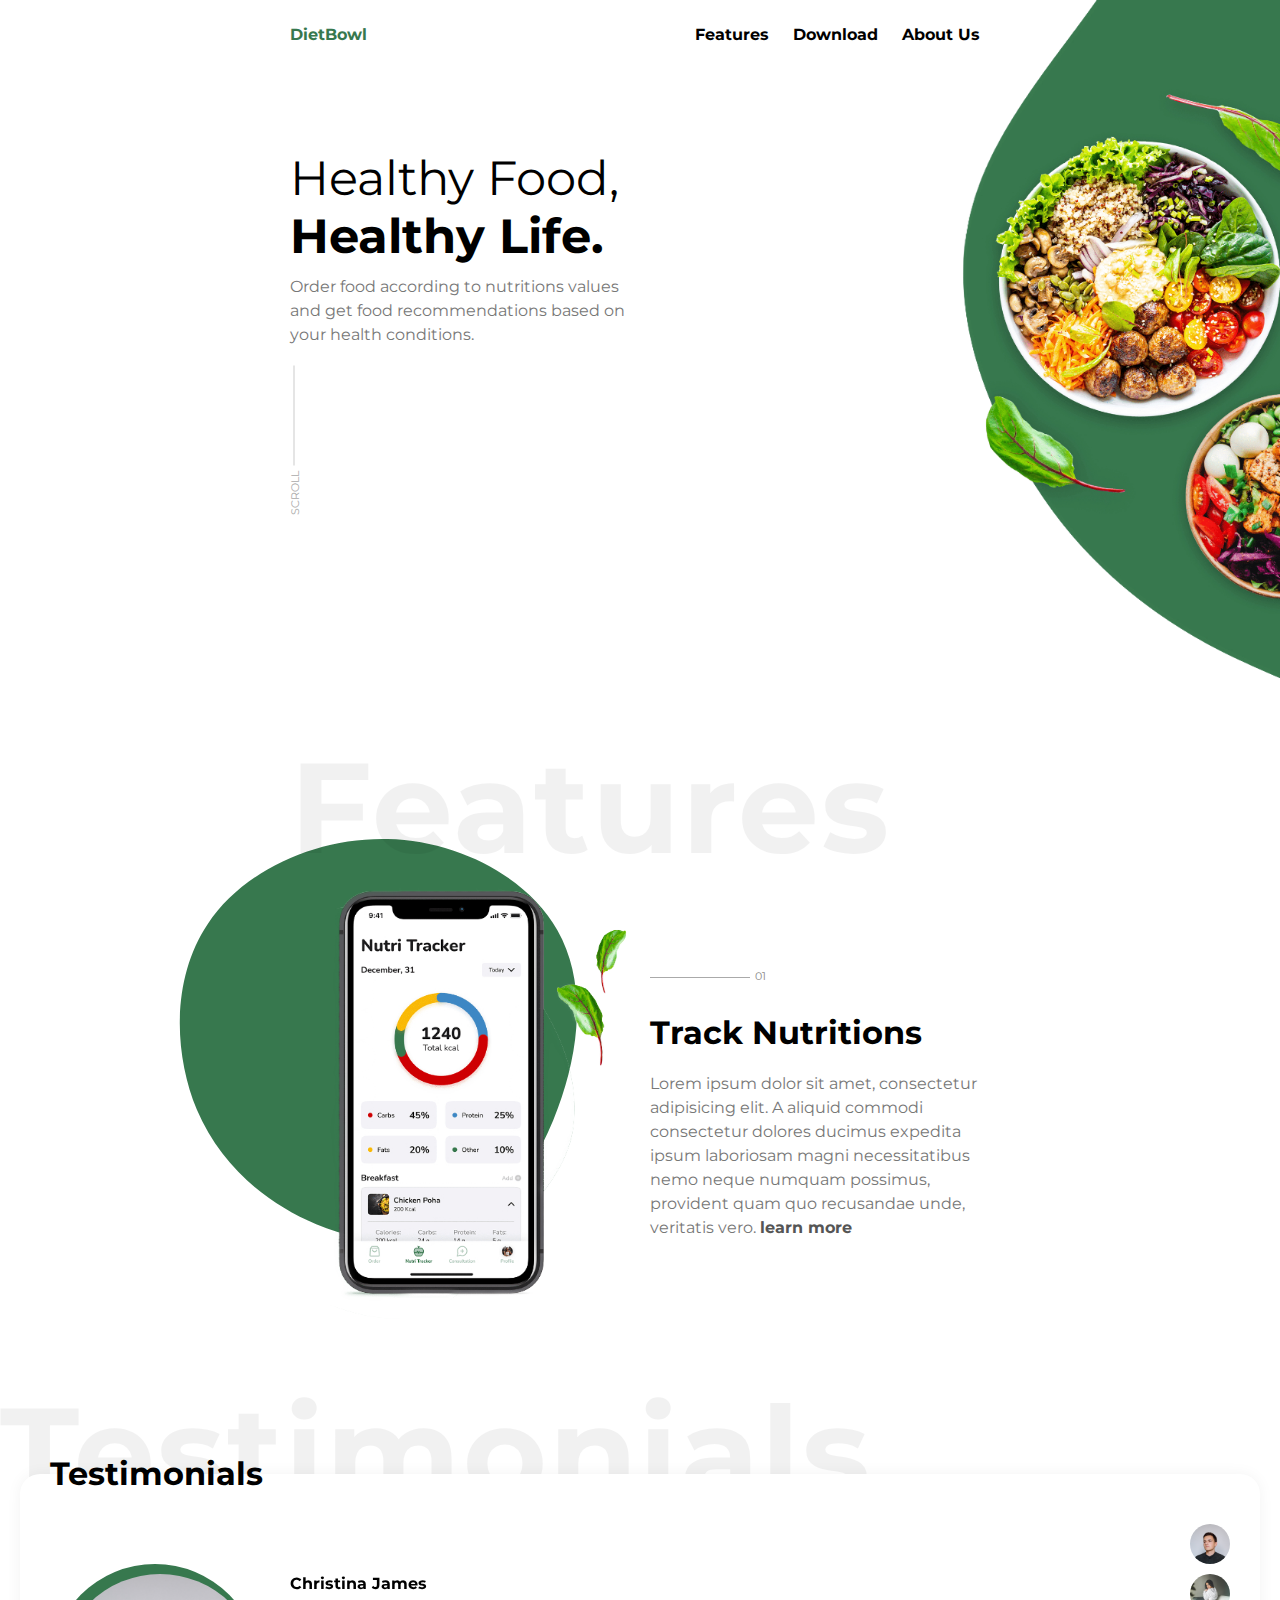
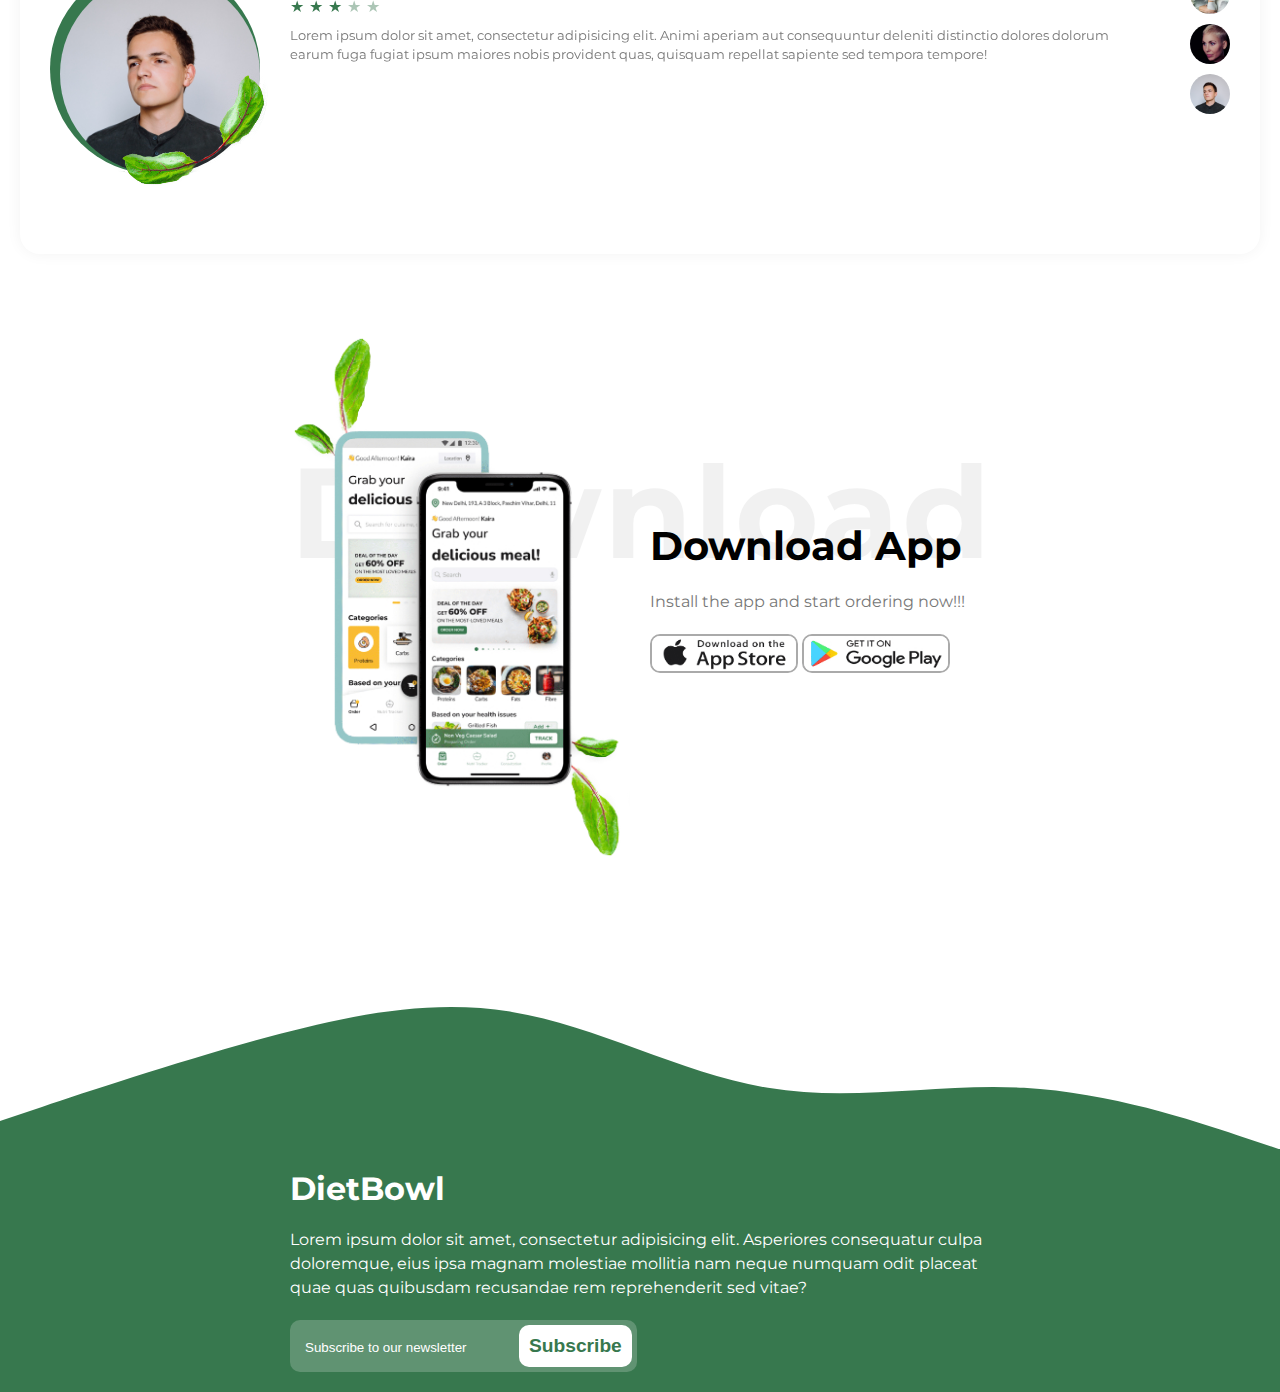
<file: Catering/index.html>
<!doctype html>
<html lang="en">
<head>
    <meta charset="UTF-8">
    <meta name="viewport" content="width=device-width, user-scalable=yes">
    <title>DietBowl</title>
    <link rel="stylesheet" href="style.css">
</head>
<body>
    <header>
        <div class="center">
            <a href="" class="logo">DietBowl</a>
            <nav>
                <a href="">Features</a>
                <a href="">Download</a>
                <a href="">About Us</a>
            </nav>
        </div>
    </header>
    <div class="intro">
        <div class="center two-columns">
            <div>
                <h1>Healthy Food,<br /><b>Healthy Life.</b></h1>
                <p>Order food according to nutritions values and get food recommendations based on your health conditions.</p>
                <div class="vertical-line">scroll</div>
            </div>
            <div>
                <img src="intro.png" alt="">
            </div>
        </div>
    </div>
    <div class="nutritions center">
        <div class="shadow-text">Features</div>
        <div class="two-columns">
            <div>
                <!--?xml version="1.0" standalone="no"?-->              <svg id="sw-js-blob-svg" viewBox="0 0 100 100" xmlns="http://www.w3.org/2000/svg">                    <defs>                         <linearGradient id="sw-gradient" x1="0" x2="1" y1="1" y2="0">                            <stop id="stop1" stop-color="rgba(55, 120, 78, 1)" offset="0%"></stop>                            <stop id="stop2" stop-color="rgba(55, 120, 78, 1)" offset="100%"></stop>                        </linearGradient>                    </defs>                <path fill="url(#sw-gradient)" d="M27.9,-24.8C32.9,-16,31.5,-4.6,28,4.8C24.6,14.2,19.3,21.5,12.1,24.9C4.9,28.2,-4,27.6,-12.3,24.2C-20.6,20.7,-28.2,14.5,-32.2,5.1C-36.1,-4.3,-36.4,-16.8,-30.4,-25.8C-24.5,-34.8,-12.2,-40.3,-0.4,-40C11.5,-39.7,22.9,-33.6,27.9,-24.8Z" width="100%" height="100%" transform="translate(50 50)" stroke-width="0" style="transition: all 0.3s ease 0s;"></path>              </svg>
                <img src="nutri.png" alt="preview nutrition tracker">
            </div>
            <div>
                <div class="horizontal-line">01</div>
                <h2>Track Nutritions</h2>
                <p>Lorem ipsum dolor sit amet, consectetur adipisicing elit. A aliquid commodi consectetur dolores ducimus expedita ipsum laboriosam magni necessitatibus nemo neque numquam possimus, provident quam quo recusandae unde, veritatis vero.
                    <a href="">learn more</a>
                </p>
            </div>
        </div>
    </div>
    <div class="testimonials">
        <div class="shadow-text">
            Testimonials
        </div>
        <div class="testimonials-box">
            <h3>Testimonials</h3>
            <div class="testimonials-columns">
                <div class="testimonial-contents">
                    <div class="testimonial-content" id="testimonial1">
                        <div class="profile-image">
                            <img class="profile" src="profile1.jpg" alt="">
                            <div class="circle"></div>
                            <img class="leavs" src="profile-leavs.png" alt="">
                        </div>
                        <div class="testimonial-texts">
                            <h4>Christina James</h4>
                            <div class="stars"><div class="filled">&#9733;&#9733;&#9733;</div>&#9733;&#9733;</div>
                            <p>Lorem ipsum dolor sit amet, consectetur adipisicing elit. Animi aperiam aut consequuntur deleniti distinctio dolores dolorum earum fuga fugiat ipsum maiores nobis provident quas, quisquam repellat sapiente sed tempora tempore!</p>
                        </div>
                    </div>
                    <div class="testimonial-content" id="testimonial2">
                        <div class="profile-image">
                            <img class="profile" src="profile2.jpg" alt="">
                            <div class="circle"></div>
                            <img class="leavs" src="profile-leavs.png" alt="">
                        </div>
                        <div class="testimonial-texts">
                            <h4>Christina James</h4>
                            <div class="stars"><div class="filled">&#9733;&#9733;&#9733;</div>&#9733;&#9733;</div>
                            <p>Lorem ipsum dolor sit amet, consectetur adipisicing elit. Animi aperiam aut consequuntur deleniti distinctio dolores dolorum earum fuga fugiat ipsum maiores nobis provident quas, quisquam repellat sapiente sed tempora tempore!</p>
                        </div>
                    </div>
                    <div class="testimonial-content" id="testimonial3">
                        <div class="profile-image">
                            <img class="profile" src="profile3.jpg" alt="">
                            <div class="circle"></div>
                            <img class="leavs" src="profile-leavs.png" alt="">
                        </div>
                        <div class="testimonial-texts">
                            <h4>Christina James</h4>
                            <div class="stars"><div class="filled">&#9733;&#9733;&#9733;</div>&#9733;&#9733;</div>
                            <p>Lorem ipsum dolor sit amet, consectetur adipisicing elit. Animi aperiam aut consequuntur deleniti distinctio dolores dolorum earum fuga fugiat ipsum maiores nobis provident quas, quisquam repellat sapiente sed tempora tempore!</p>
                        </div>
                    </div>
                </div>
                <div class="testimonial-links">
                    <a href="#testimonial1"><img src="profile1.jpg" alt=""></a>
                    <a href="#testimonial2"><img src="profile2.jpg" alt=""></a>
                    <a href="#testimonial3"><img src="profile3.jpg" alt=""></a>
                    <a href="#testimonial1"><img src="profile1.jpg" alt=""></a>
                </div>
            </div>
        </div>
    </div>
    <div class="download center">
        <div class="shadow-text">Download</div>
        <div class="two-columns">
            <div><img src="app.png" alt=""></div>
            <div>
                <h2>Download App</h2>
                <p>Install the app and start ordering now!!!</p>
                <a href="" class="download">
                    <img src="appstore.png" alt="app store">
                </a>
                <a href="" class="download">
                    <img src="play.png" alt="google play">
                </a>
            </div>
        </div>
    </div>
    <footer>
        <svg xmlns="http://www.w3.org/2000/svg" viewBox="0 0 1440 320"><path fill="#37784e" fill-opacity="1" d="M0,288L48,272C96,256,192,224,288,197.3C384,171,480,149,576,165.3C672,181,768,235,864,250.7C960,267,1056,245,1152,250.7C1248,256,1344,288,1392,304L1440,320L1440,320L1392,320C1344,320,1248,320,1152,320C1056,320,960,320,864,320C768,320,672,320,576,320C480,320,384,320,288,320C192,320,96,320,48,320L0,320Z"></path></svg>
        <div class="footer-content">
            <div class="center">
                <a href="" class="logo">DietBowl</a>
                <p>Lorem ipsum dolor sit amet, consectetur adipisicing elit. Asperiores consequatur culpa doloremque, eius ipsa magnam molestiae mollitia nam neque numquam odit placeat quae quas quibusdam recusandae rem reprehenderit sed vitae?</p>
                <form action="">
                    <input type="text" placeholder="Subscribe to our newsletter">
                    <button>Subscribe</button>
                </form>
            </div>
        </div>
    </footer>
</body>
</html>
</file>
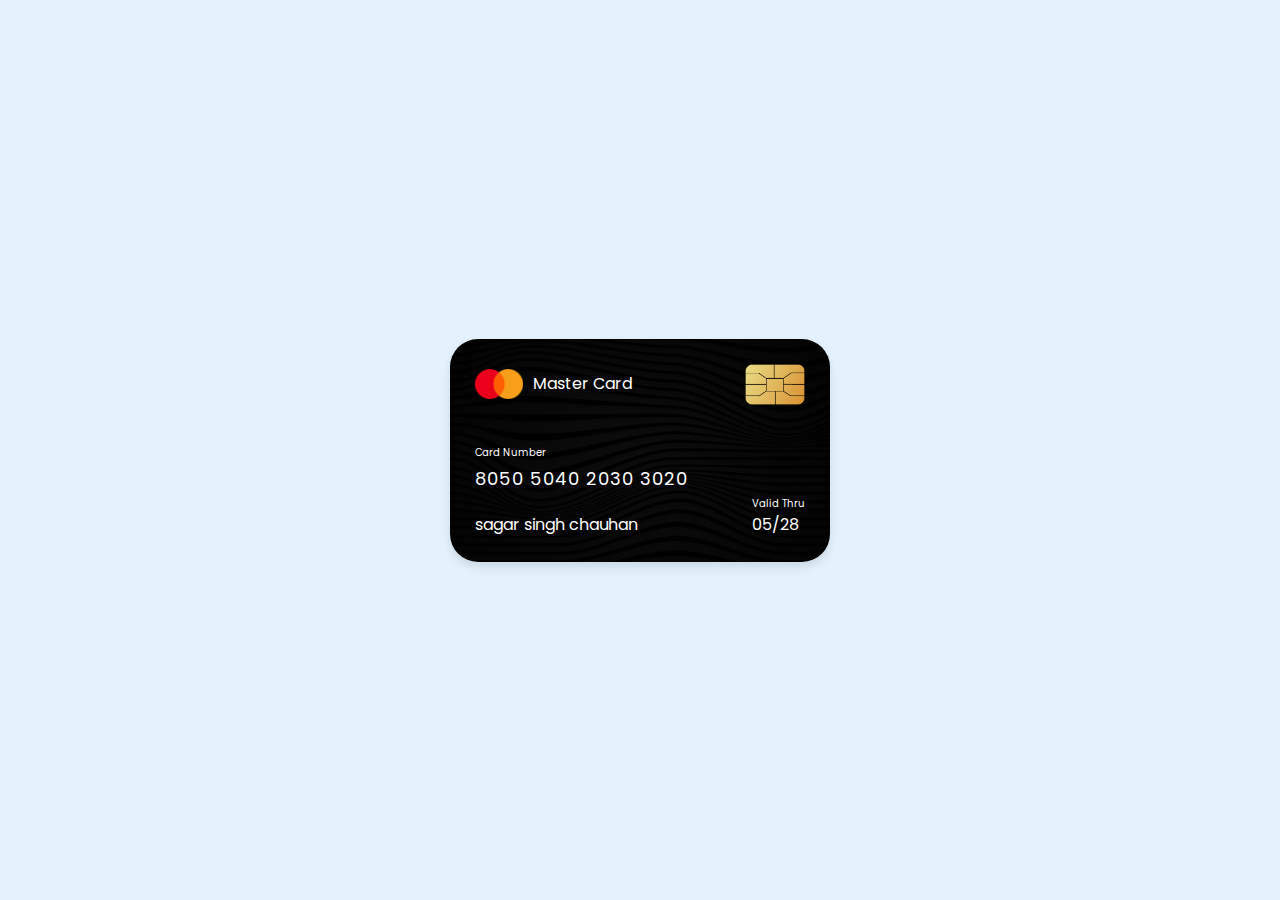
<file: Credit_card/index.html>
<!DOCTYPE html>
<!-- Coding By CodingNepal - codingnepalweb.com -->
<html lang="en">
  <head>
    <meta charset="UTF-8" />
    <meta http-equiv="X-UA-Compatible" content="IE=edge" />
    <meta name="viewport" content="width=device-width, initial-scale=1.0" />
    <title>Credit Card Ui Design</title>
    <link rel="stylesheet" href="style.css" />
  </head>
  <body>
    <div class="container">
      <header>
        <span class="logo">
          <img src="logo.png" alt="" />
          <h5>Master Card</h5>
        </span>
        <img src="chip.png" alt="" class="chip" />
      </header>

      <div class="card-details">
        <div class="name-number">
          <h6>Card Number</h6>
          <h5 class="number">8050 5040 2030 3020</h5>
          <h5 class="name">sagar singh chauhan</h5>
        </div>
        <div class="valid-date">
          <h6>Valid Thru</h6>
          <h5>05/28</h5>
        </div>
      </div>
    </div>
  </body>
</html>
</file>
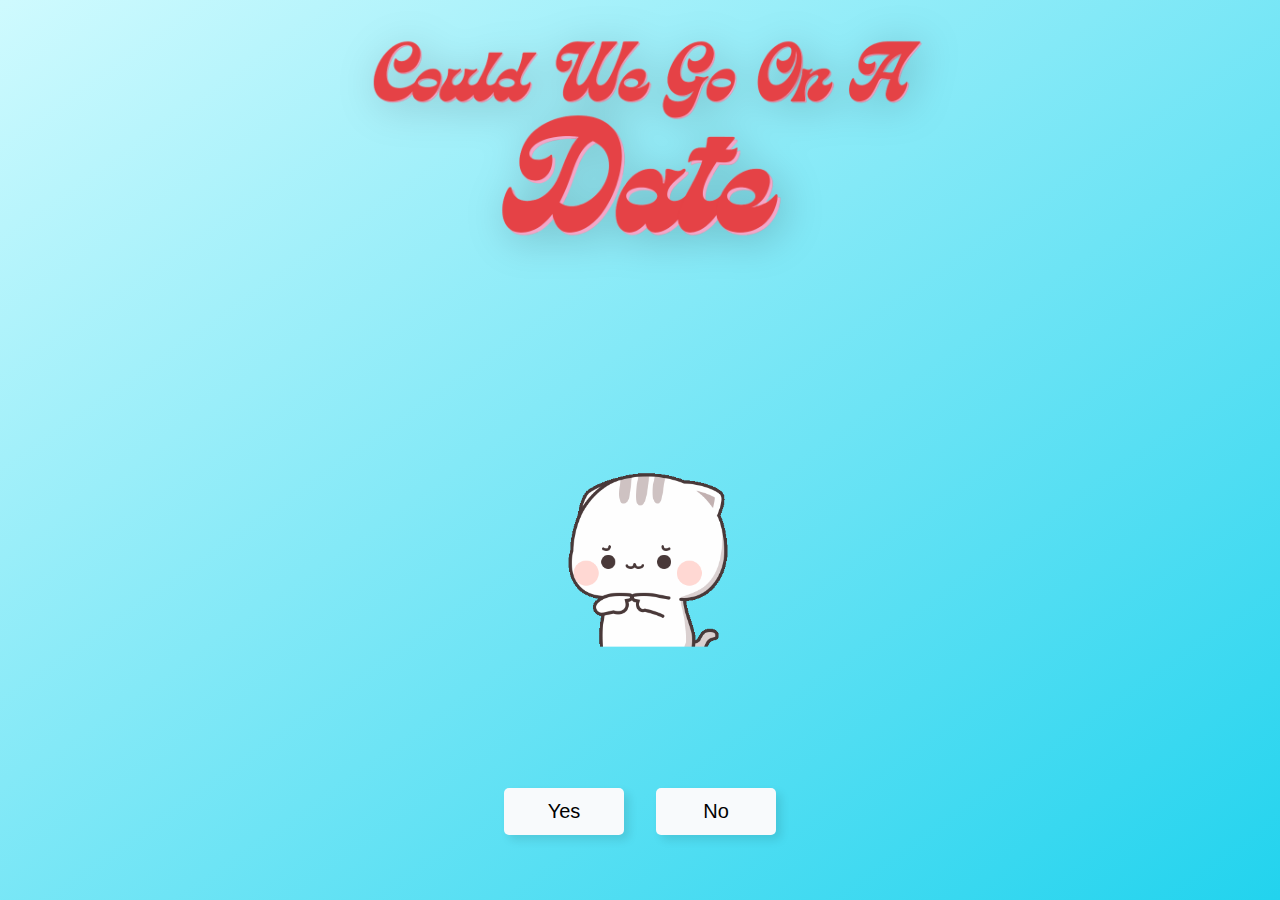
<file: Date/index.html>
<!DOCTYPE html>
<html lang="en">
  <head>
    <meta charset="UTF-8" />
    <meta name="viewport" content="width=device-width, initial-scale=1.0" />
    <link rel="stylesheet" href="styles.css" />
    <title>Ask For Date</title>
  </head>
  <body>
    <img src="assets/date.png" alt="date?" class="header-img" />
    <div class="container" id="container">
      <img src="assets/erm-fingers.gif" alt="please" class="image-1" />
      <img src="assets/oh-yay.gif" alt="yes" class="image-2 hide" />
      <button class="btn btn-yes">Yes</button>
      <button class="btn btn-no">No</button>
    </div>
    <script src="main.js"></script>
  </body>
</html>
</file>
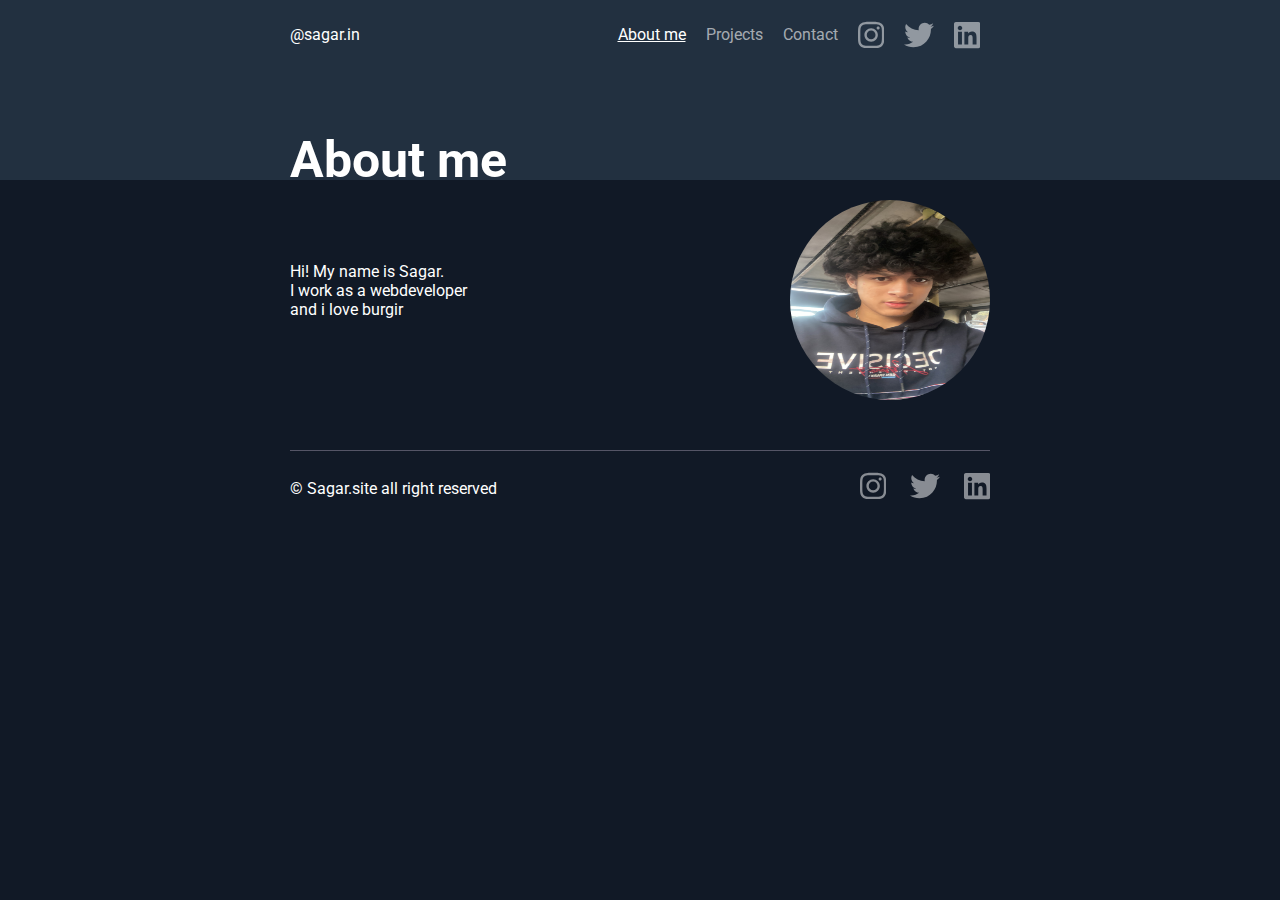
<file: dev-Protfolio/index.html>
<!DOCTYPE html>
<html lang="en">
<head>
    <meta charset="UTF-8">
    <meta name="viewport" content="width=device-width, initial-scale=1.0">
    <title>Document</title>
    <link rel="stylesheet" href="style.css">
</head>
<body>
    <header>
        <div class="center">
            <a href="https://twitter.com/sagar_chauhan21" class="logo-link"> @sagar.in</a>
        <nav>
            <a href="" class="nav-link active" >About me</a>
            <a href="projects.html" class="nav-link">Projects</a>
            <a href="contact.html" class="nav-link">Contact</a>
            <a href="" class="social-link">
                <svg xmlns="http://www.w3.org/2000/svg" viewBox="0 0 448 512"><!--!Font Awesome Free 6.5.1 by @fontawesome - https://fontawesome.com License - https://fontawesome.com/license/free Copyright 2024 Fonticons, Inc.--><path d="M224.1 141c-63.6 0-114.9 51.3-114.9 114.9s51.3 114.9 114.9 114.9S339 319.5 339 255.9 287.7 141 224.1 141zm0 189.6c-41.1 0-74.7-33.5-74.7-74.7s33.5-74.7 74.7-74.7 74.7 33.5 74.7 74.7-33.6 74.7-74.7 74.7zm146.4-194.3c0 14.9-12 26.8-26.8 26.8-14.9 0-26.8-12-26.8-26.8s12-26.8 26.8-26.8 26.8 12 26.8 26.8zm76.1 27.2c-1.7-35.9-9.9-67.7-36.2-93.9-26.2-26.2-58-34.4-93.9-36.2-37-2.1-147.9-2.1-184.9 0-35.8 1.7-67.6 9.9-93.9 36.1s-34.4 58-36.2 93.9c-2.1 37-2.1 147.9 0 184.9 1.7 35.9 9.9 67.7 36.2 93.9s58 34.4 93.9 36.2c37 2.1 147.9 2.1 184.9 0 35.9-1.7 67.7-9.9 93.9-36.2 26.2-26.2 34.4-58 36.2-93.9 2.1-37 2.1-147.8 0-184.8zM398.8 388c-7.8 19.6-22.9 34.7-42.6 42.6-29.5 11.7-99.5 9-132.1 9s-102.7 2.6-132.1-9c-19.6-7.8-34.7-22.9-42.6-42.6-11.7-29.5-9-99.5-9-132.1s-2.6-102.7 9-132.1c7.8-19.6 22.9-34.7 42.6-42.6 29.5-11.7 99.5-9 132.1-9s102.7-2.6 132.1 9c19.6 7.8 34.7 22.9 42.6 42.6 11.7 29.5 9 99.5 9 132.1s2.7 102.7-9 132.1z"/></svg>
            </a>
            <a href="" class="social-link">
                <svg xmlns="http://www.w3.org/2000/svg" viewBox="0 0 512 512"><!--!Font Awesome Free 6.5.1 by @fontawesome - https://fontawesome.com License - https://fontawesome.com/license/free Copyright 2024 Fonticons, Inc.--><path d="M459.4 151.7c.3 4.5 .3 9.1 .3 13.6 0 138.7-105.6 298.6-298.6 298.6-59.5 0-114.7-17.2-161.1-47.1 8.4 1 16.6 1.3 25.3 1.3 49.1 0 94.2-16.6 130.3-44.8-46.1-1-84.8-31.2-98.1-72.8 6.5 1 13 1.6 19.8 1.6 9.4 0 18.8-1.3 27.6-3.6-48.1-9.7-84.1-52-84.1-103v-1.3c14 7.8 30.2 12.7 47.4 13.3-28.3-18.8-46.8-51-46.8-87.4 0-19.5 5.2-37.4 14.3-53 51.7 63.7 129.3 105.3 216.4 109.8-1.6-7.8-2.6-15.9-2.6-24 0-57.8 46.8-104.9 104.9-104.9 30.2 0 57.5 12.7 76.7 33.1 23.7-4.5 46.5-13.3 66.6-25.3-7.8 24.4-24.4 44.8-46.1 57.8 21.1-2.3 41.6-8.1 60.4-16.2-14.3 20.8-32.2 39.3-52.6 54.3z"/></svg>
            </a>
            <a href="" class="social-link">
                <svg xmlns="http://www.w3.org/2000/svg" viewBox="0 0 448 512"><!--!Font Awesome Free 6.5.1 by @fontawesome - https://fontawesome.com License - https://fontawesome.com/license/free Copyright 2024 Fonticons, Inc.--><path d="M416 32H31.9C14.3 32 0 46.5 0 64.3v383.4C0 465.5 14.3 480 31.9 480H416c17.6 0 32-14.5 32-32.3V64.3c0-17.8-14.4-32.3-32-32.3zM135.4 416H69V202.2h66.5V416zm-33.2-243c-21.3 0-38.5-17.3-38.5-38.5S80.9 96 102.2 96c21.2 0 38.5 17.3 38.5 38.5 0 21.3-17.2 38.5-38.5 38.5zm282.1 243h-66.4V312c0-24.8-.5-56.7-34.5-56.7-34.6 0-39.9 27-39.9 54.9V416h-66.4V202.2h63.7v29.2h.9c8.9-16.8 30.6-34.5 62.9-34.5 67.2 0 79.7 44.3 79.7 101.9V416z"/></svg>
            </a>
           
        </nav>
        </div>
        
    </header>
    <div class="h1">
    <h1 class="center">
        About me
    </h1>
    </div> 
      
    <div class="intro center ">
        <p>Hi! My name is Sagar. <br> I work as a webdeveloper <br> and i love burgir </p>
        <img src="TLWW0662.JPG" alt="">
    </div>
    <footer class="center">
        <p>&copy; Sagar.site all right reserved</p>
        <div>
            <a href="" class="social-link">
                <svg xmlns="http://www.w3.org/2000/svg" viewBox="0 0 448 512"><!--!Font Awesome Free 6.5.1 by @fontawesome - https://fontawesome.com License - https://fontawesome.com/license/free Copyright 2024 Fonticons, Inc.--><path d="M224.1 141c-63.6 0-114.9 51.3-114.9 114.9s51.3 114.9 114.9 114.9S339 319.5 339 255.9 287.7 141 224.1 141zm0 189.6c-41.1 0-74.7-33.5-74.7-74.7s33.5-74.7 74.7-74.7 74.7 33.5 74.7 74.7-33.6 74.7-74.7 74.7zm146.4-194.3c0 14.9-12 26.8-26.8 26.8-14.9 0-26.8-12-26.8-26.8s12-26.8 26.8-26.8 26.8 12 26.8 26.8zm76.1 27.2c-1.7-35.9-9.9-67.7-36.2-93.9-26.2-26.2-58-34.4-93.9-36.2-37-2.1-147.9-2.1-184.9 0-35.8 1.7-67.6 9.9-93.9 36.1s-34.4 58-36.2 93.9c-2.1 37-2.1 147.9 0 184.9 1.7 35.9 9.9 67.7 36.2 93.9s58 34.4 93.9 36.2c37 2.1 147.9 2.1 184.9 0 35.9-1.7 67.7-9.9 93.9-36.2 26.2-26.2 34.4-58 36.2-93.9 2.1-37 2.1-147.8 0-184.8zM398.8 388c-7.8 19.6-22.9 34.7-42.6 42.6-29.5 11.7-99.5 9-132.1 9s-102.7 2.6-132.1-9c-19.6-7.8-34.7-22.9-42.6-42.6-11.7-29.5-9-99.5-9-132.1s-2.6-102.7 9-132.1c7.8-19.6 22.9-34.7 42.6-42.6 29.5-11.7 99.5-9 132.1-9s102.7-2.6 132.1 9c19.6 7.8 34.7 22.9 42.6 42.6 11.7 29.5 9 99.5 9 132.1s2.7 102.7-9 132.1z"/></svg>
            </a>
            <a href="" class="social-link">
                <svg xmlns="http://www.w3.org/2000/svg" viewBox="0 0 512 512"><!--!Font Awesome Free 6.5.1 by @fontawesome - https://fontawesome.com License - https://fontawesome.com/license/free Copyright 2024 Fonticons, Inc.--><path d="M459.4 151.7c.3 4.5 .3 9.1 .3 13.6 0 138.7-105.6 298.6-298.6 298.6-59.5 0-114.7-17.2-161.1-47.1 8.4 1 16.6 1.3 25.3 1.3 49.1 0 94.2-16.6 130.3-44.8-46.1-1-84.8-31.2-98.1-72.8 6.5 1 13 1.6 19.8 1.6 9.4 0 18.8-1.3 27.6-3.6-48.1-9.7-84.1-52-84.1-103v-1.3c14 7.8 30.2 12.7 47.4 13.3-28.3-18.8-46.8-51-46.8-87.4 0-19.5 5.2-37.4 14.3-53 51.7 63.7 129.3 105.3 216.4 109.8-1.6-7.8-2.6-15.9-2.6-24 0-57.8 46.8-104.9 104.9-104.9 30.2 0 57.5 12.7 76.7 33.1 23.7-4.5 46.5-13.3 66.6-25.3-7.8 24.4-24.4 44.8-46.1 57.8 21.1-2.3 41.6-8.1 60.4-16.2-14.3 20.8-32.2 39.3-52.6 54.3z"/></svg>
            </a>
            <a href="" class="social-link">
                <svg xmlns="http://www.w3.org/2000/svg" viewBox="0 0 448 512"><!--!Font Awesome Free 6.5.1 by @fontawesome - https://fontawesome.com License - https://fontawesome.com/license/free Copyright 2024 Fonticons, Inc.--><path d="M416 32H31.9C14.3 32 0 46.5 0 64.3v383.4C0 465.5 14.3 480 31.9 480H416c17.6 0 32-14.5 32-32.3V64.3c0-17.8-14.4-32.3-32-32.3zM135.4 416H69V202.2h66.5V416zm-33.2-243c-21.3 0-38.5-17.3-38.5-38.5S80.9 96 102.2 96c21.2 0 38.5 17.3 38.5 38.5 0 21.3-17.2 38.5-38.5 38.5zm282.1 243h-66.4V312c0-24.8-.5-56.7-34.5-56.7-34.6 0-39.9 27-39.9 54.9V416h-66.4V202.2h63.7v29.2h.9c8.9-16.8 30.6-34.5 62.9-34.5 67.2 0 79.7 44.3 79.7 101.9V416z"/></svg>
            </a>
        </div>
    </footer>
</body>
</html>
</file>
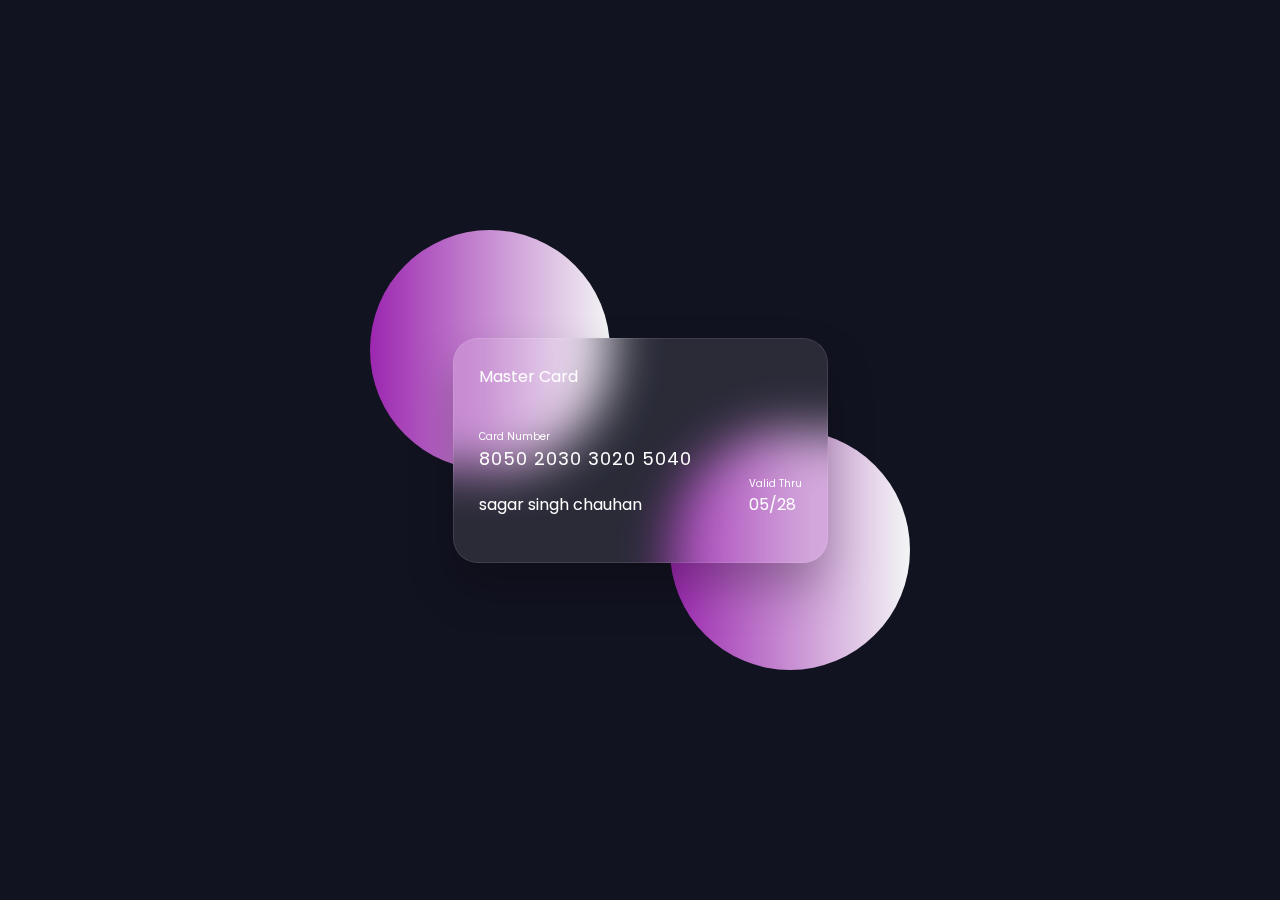
<file: Flipping/index.html>
<html lang="en">
  <head>
    <meta charset="UTF-8" />
    <meta http-equiv="X-UA-Compatible" content="IE=edge" />
    <meta name="viewport" content="width=device-width, initial-scale=1.0" />
    <title>Flipping Card UI Design</title>
    <link rel="stylesheet" href="style.css" />
  </head>
  <body>
    <section>
      <div class="container">
        <div class="card front-face">
          <header>
            <span class="logo">
              <!--<img src="images/logo.png" alt="" />-->
              <h5>Master Card</h5>
            </span>
           <!--<img src="images/chip.png" alt="" class="chip" />-->
          </header>
          <div class="card-details">
            <div class="name-number">
              <h6>Card Number</h6>
              <h5 class="number">8050 2030 3020 5040</h5>
              <h5 class="name">sagar singh chauhan</h5>
            </div>
            <div class="valid-date">
              <h6>Valid Thru</h6>
              <h5>05/28</h5>
            </div>
          </div>
        </div>
        <div class="card back-face">
          <h6>
            For customer service call +977 4343 3433 or email at
            mastercard@gmail.com
          </h6>
          <span class="magnetic-strip"></span>
          <div class="signature"><i>005</i></div>
          <h5>
            Lorem ipsum dolor sit amet, consectetur adipisicing elit. Officia
            maiores sed doloremque nesciunt neque beatae voluptatibus doloribus.
            Libero et quis magni magnam nihil temporibus? Facere consectetur
            dolore reiciendis et veniam.
          </h5>
        </div>
      </div>
    </section>
  </body>
</html>
</file>
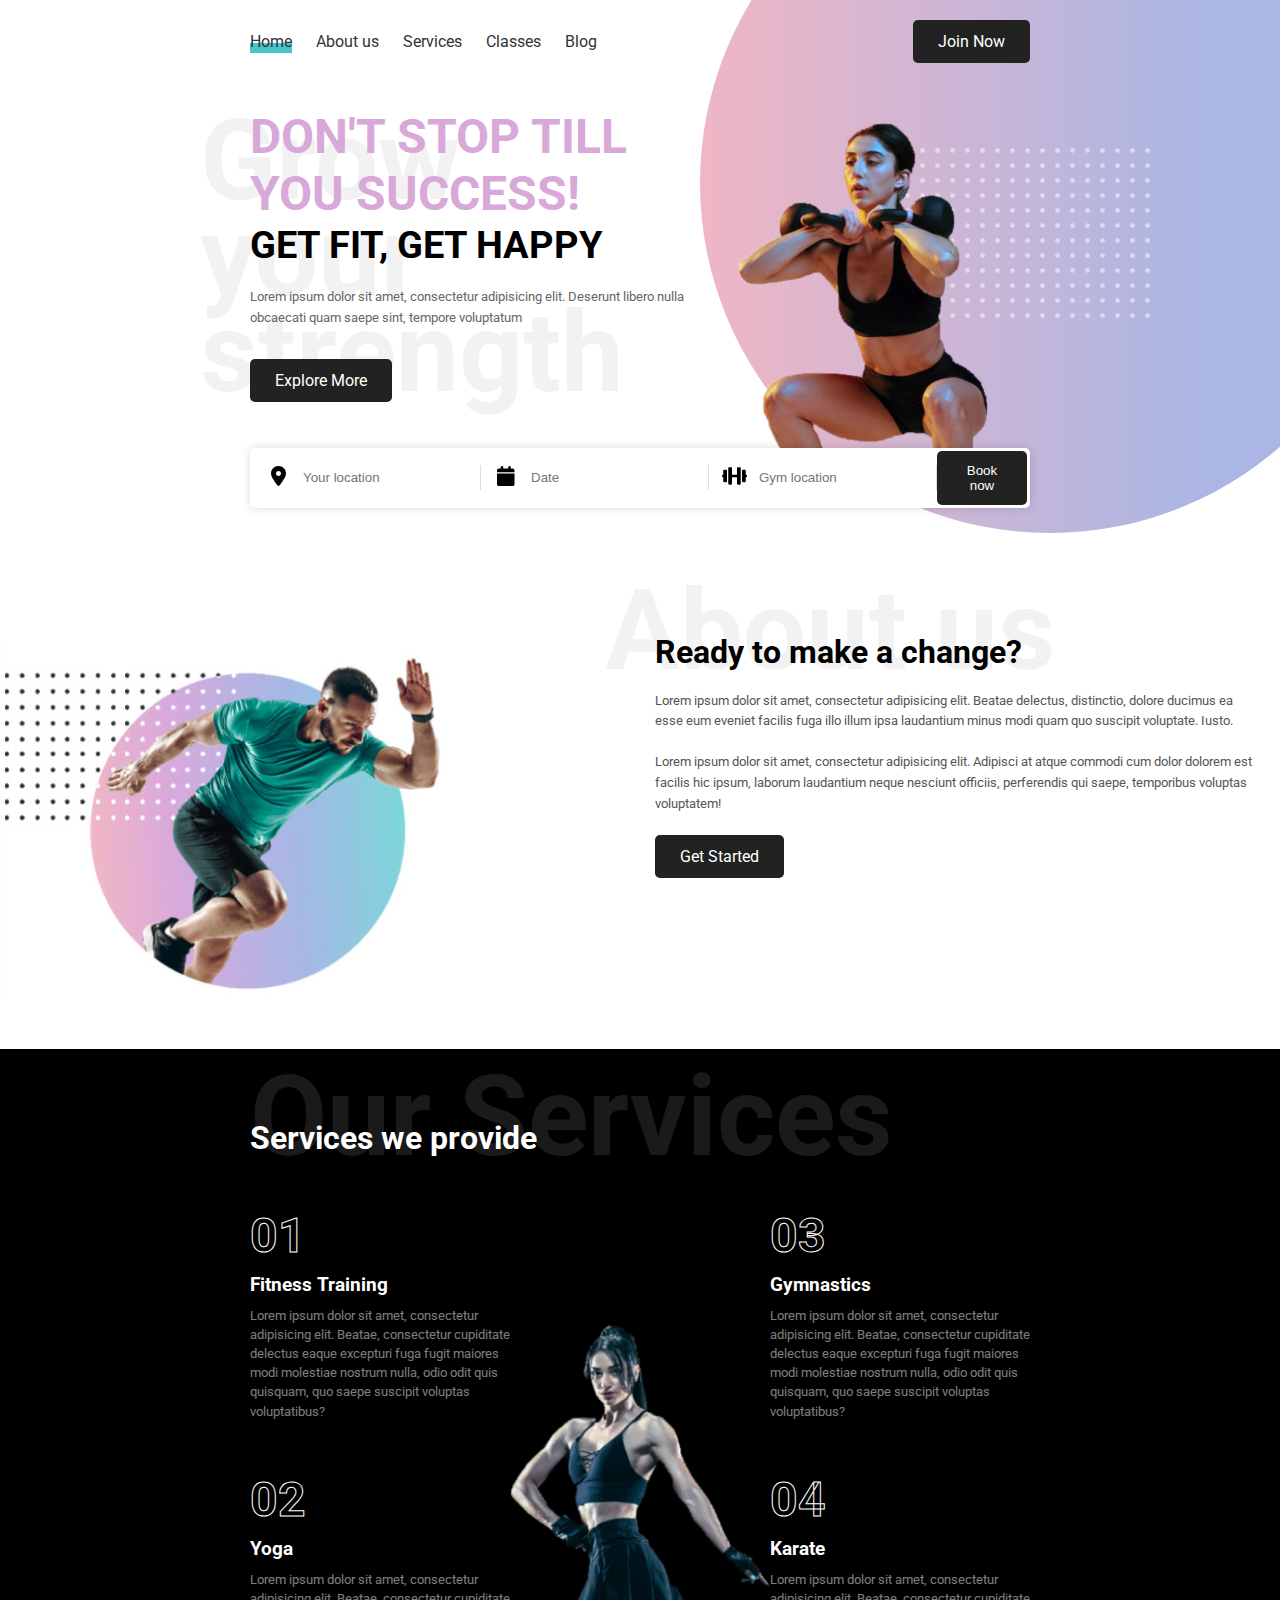
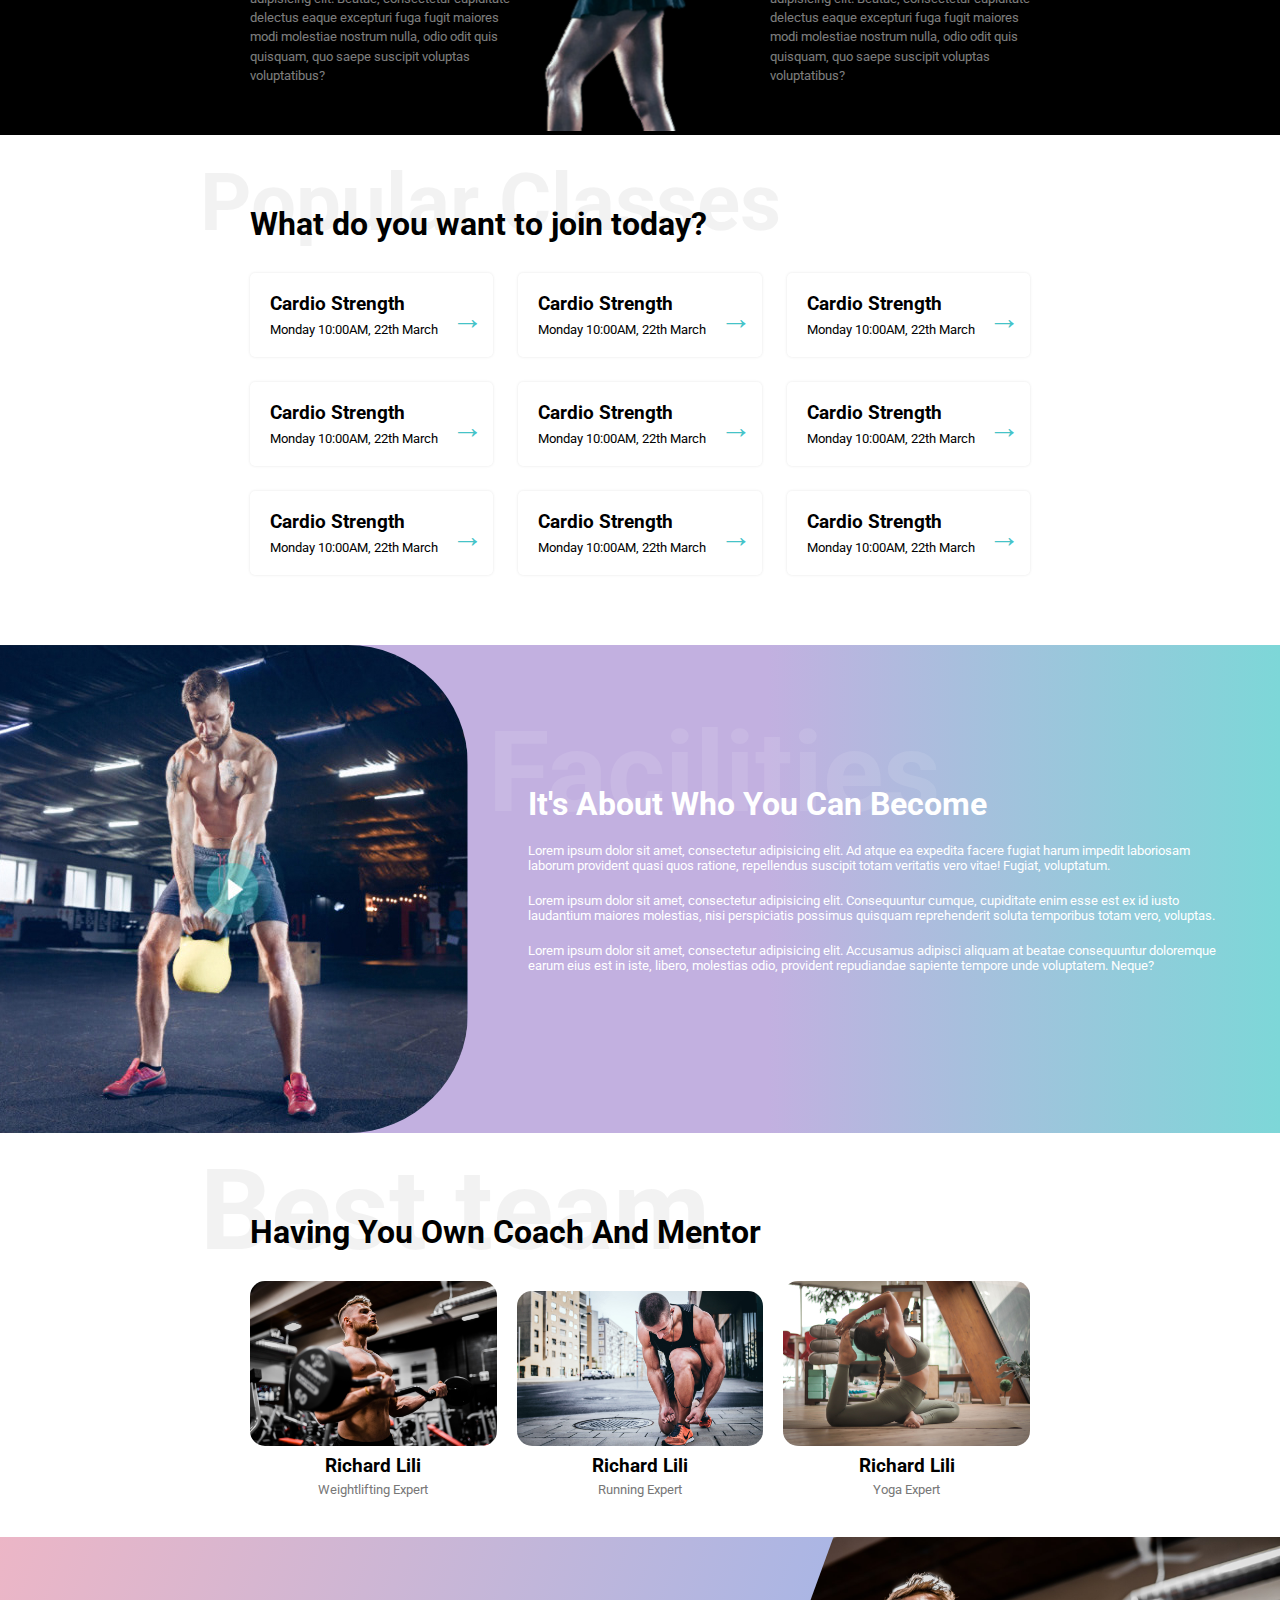
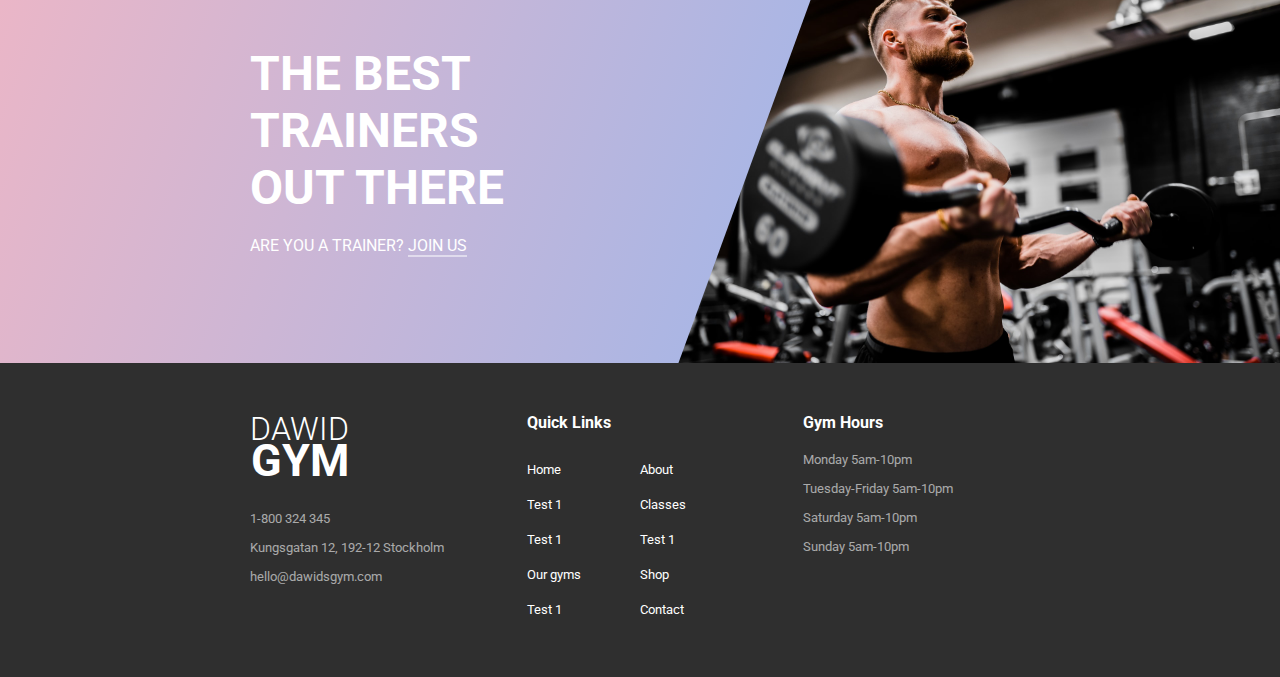
<file: Gym website/index.html>
<!doctype html>
<html lang="en">
<head>
    <meta charset="UTF-8">
    <meta name="viewport" content="width=device-width, user-scalable=yes">
    <title>Dawid's gym</title>
    <link rel="stylesheet" href="gym.css">
</head>
<body>
    <header class="center">
        <label class="mobile-nav-btn" for="navCb">|||</label>
        <input type="checkbox" checked id="navCb">
        <div class="columns">
            <nav>
                <a href="" class="active"><span>Home</span></a>
                <a href=""><span>About us</span></a>
                <a href=""><span>Services</span></a>
                <a href=""><span>Classes</span></a>
                <a href=""><span>Blog</span></a>
            </nav>
            <a href="" class="btn">Join Now</a>
        </div>
    </header>
    <section class="intro center">
        <div class="content-column">
            <div class="shadow-text">Grow<br />your<br />strength</div>
            <div class="content">
                <h1>Don't stop till<br />you success!</h1>
                <h2>Get fit, get happy</h2>
                <p>Lorem ipsum dolor sit amet, consectetur adipisicing elit. Deserunt libero nulla obcaecati quam saepe sint, tempore voluptatum</p>
                <a href="" class="btn">Explore More</a>
            </div>
        </div>
        <div class="intro-picture">
            <div class="circle"></div>
            <div class="dots"></div>
            <img src="woman.png" alt="fit woman">
        </div>
    </section>
    <div class="center">
        <form class="intro-booking">
            <div class="icon"><svg xmlns="http://www.w3.org/2000/svg" viewBox="0 0 384 512"><!--! Font Awesome Pro 6.1.1 by @fontawesome - https://fontawesome.com License - https://fontawesome.com/license (Commercial License) Copyright 2022 Fonticons, Inc. --><path d="M168.3 499.2C116.1 435 0 279.4 0 192C0 85.96 85.96 0 192 0C298 0 384 85.96 384 192C384 279.4 267 435 215.7 499.2C203.4 514.5 180.6 514.5 168.3 499.2H168.3zM192 256C227.3 256 256 227.3 256 192C256 156.7 227.3 128 192 128C156.7 128 128 156.7 128 192C128 227.3 156.7 256 192 256z"/></svg></div>
            <input type="text" placeholder="Your location" />
            <div class="icon"><svg xmlns="http://www.w3.org/2000/svg" viewBox="0 0 448 512"><!--! Font Awesome Pro 6.1.1 by @fontawesome - https://fontawesome.com License - https://fontawesome.com/license (Commercial License) Copyright 2022 Fonticons, Inc. --><path d="M96 32C96 14.33 110.3 0 128 0C145.7 0 160 14.33 160 32V64H288V32C288 14.33 302.3 0 320 0C337.7 0 352 14.33 352 32V64H400C426.5 64 448 85.49 448 112V160H0V112C0 85.49 21.49 64 48 64H96V32zM448 464C448 490.5 426.5 512 400 512H48C21.49 512 0 490.5 0 464V192H448V464z"/></svg></div>
            <input type="text" placeholder="Date">
            <div class="icon"><svg xmlns="http://www.w3.org/2000/svg" viewBox="0 0 640 512"><!--! Font Awesome Pro 6.1.1 by @fontawesome - https://fontawesome.com License - https://fontawesome.com/license (Commercial License) Copyright 2022 Fonticons, Inc. --><path d="M104 96h-48C42.75 96 32 106.8 32 120V224C14.33 224 0 238.3 0 256c0 17.67 14.33 32 31.1 32L32 392C32 405.3 42.75 416 56 416h48C117.3 416 128 405.3 128 392v-272C128 106.8 117.3 96 104 96zM456 32h-48C394.8 32 384 42.75 384 56V224H256V56C256 42.75 245.3 32 232 32h-48C170.8 32 160 42.75 160 56v400C160 469.3 170.8 480 184 480h48C245.3 480 256 469.3 256 456V288h128v168c0 13.25 10.75 24 24 24h48c13.25 0 24-10.75 24-24V56C480 42.75 469.3 32 456 32zM608 224V120C608 106.8 597.3 96 584 96h-48C522.8 96 512 106.8 512 120v272c0 13.25 10.75 24 24 24h48c13.25 0 24-10.75 24-24V288c17.67 0 32-14.33 32-32C640 238.3 625.7 224 608 224z"/></svg></div>
            <input type="text" placeholder="Gym location">
            <button>Book now</button>
        </form>
    </div>
    <section class="about">
        <img src="man.png" alt="man running">
        <div>
            <div class="shadow-text">About us</div>
            <h2>Ready to make a change?</h2>
            <p>Lorem ipsum dolor sit amet, consectetur adipisicing elit. Beatae delectus, distinctio, dolore ducimus ea esse eum eveniet facilis fuga illo illum ipsa laudantium minus modi quam quo suscipit voluptate. Iusto.</p>
            <p>Lorem ipsum dolor sit amet, consectetur adipisicing elit. Adipisci at atque commodi cum dolor dolorem est facilis hic ipsum, laborum laudantium neque nesciunt officiis, perferendis qui saepe, temporibus voluptas voluptatem!</p>
            <a href="" class="btn">Get Started</a>
        </div>
    </section>
    <section class="services">
        <div class="center">
            <h2>Services we provide</h2>
            <div class="shadow-text">Our Services</div>
            <div class="columns">
                <div>
                    <div class="service">
                        <div class="number">01</div>
                        <h3>Fitness Training</h3>
                        <p>Lorem ipsum dolor sit amet, consectetur adipisicing elit. Beatae, consectetur cupiditate delectus eaque excepturi fuga fugit maiores modi molestiae nostrum nulla, odio odit quis quisquam, quo saepe suscipit voluptas voluptatibus?</p>
                    </div>
                    <div class="service">
                        <div class="number">02</div>
                        <h3>Yoga</h3>
                        <p>Lorem ipsum dolor sit amet, consectetur adipisicing elit. Beatae, consectetur cupiditate delectus eaque excepturi fuga fugit maiores modi molestiae nostrum nulla, odio odit quis quisquam, quo saepe suscipit voluptas voluptatibus?</p>
                    </div>
                </div>
                <div>
                    <img src="girl.png" alt="fit girl">
                </div>
                <div>
                    <div class="service">
                        <div class="number">03</div>
                        <h3>Gymnastics</h3>
                        <p>Lorem ipsum dolor sit amet, consectetur adipisicing elit. Beatae, consectetur cupiditate delectus eaque excepturi fuga fugit maiores modi molestiae nostrum nulla, odio odit quis quisquam, quo saepe suscipit voluptas voluptatibus?</p>
                    </div>
                    <div class="service">
                        <div class="number">04</div>
                        <h3>Karate</h3>
                        <p>Lorem ipsum dolor sit amet, consectetur adipisicing elit. Beatae, consectetur cupiditate delectus eaque excepturi fuga fugit maiores modi molestiae nostrum nulla, odio odit quis quisquam, quo saepe suscipit voluptas voluptatibus?</p>
                    </div>
                </div>
            </div>
        </div>
    </section>
    <section class="classes">
        <div class="center">
            <h2>What do you want to join today?</h2>
            <div class="shadow-text">Popular Classes</div>
            <div class="classes-grid">
                <a href="https://google.com" class="class">
                    <h3>Cardio Strength</h3>
                    <time>Monday 10:00AM, 22th March</time>
                </a>
                <a href="https://google.com" class="class">
                    <h3>Cardio Strength</h3>
                    <time>Monday 10:00AM, 22th March</time>
                </a>
                <a href="https://google.com" class="class">
                    <h3>Cardio Strength</h3>
                    <time>Monday 10:00AM, 22th March</time>
                </a>
                <a href="https://google.com" class="class">
                    <h3>Cardio Strength</h3>
                    <time>Monday 10:00AM, 22th March</time>
                </a>
                <a href="https://google.com" class="class">
                    <h3>Cardio Strength</h3>
                    <time>Monday 10:00AM, 22th March</time>
                </a>
                <a href="https://google.com" class="class">
                    <h3>Cardio Strength</h3>
                    <time>Monday 10:00AM, 22th March</time>
                </a>
                <a href="https://google.com" class="class">
                    <h3>Cardio Strength</h3>
                    <time>Monday 10:00AM, 22th March</time>
                </a>
                <a href="https://google.com" class="class">
                    <h3>Cardio Strength</h3>
                    <time>Monday 10:00AM, 22th March</time>
                </a>
                <a href="https://google.com" class="class">
                    <h3>Cardio Strength</h3>
                    <time>Monday 10:00AM, 22th March</time>
                </a>
            </div>
        </div>
    </section>
    <section class="facilities">
        <div class="columns">
            <img src="facilities.jpg" alt="man training at the gym">
            <div class="content">
                <div class="shadow-text">Facilities</div>
                <h2>It's About Who You Can Become</h2>
                <p>Lorem ipsum dolor sit amet, consectetur adipisicing elit. Ad atque ea expedita facere fugiat harum impedit laboriosam laborum provident quasi quos ratione, repellendus suscipit totam veritatis vero vitae! Fugiat, voluptatum.</p>
                <p>Lorem ipsum dolor sit amet, consectetur adipisicing elit. Consequuntur cumque, cupiditate enim esse est ex id iusto laudantium maiores molestias, nisi perspiciatis possimus quisquam reprehenderit soluta temporibus totam vero, voluptas.</p>
                <p>Lorem ipsum dolor sit amet, consectetur adipisicing elit. Accusamus adipisci aliquam at beatae consequuntur doloremque earum eius est in iste, libero, molestias odio, provident repudiandae sapiente tempore unde voluptatem. Neque?</p>
            </div>
        </div>
    </section>
    <section class="team">
        <div class="center">
            <h2>Having You Own Coach And Mentor</h2>
            <div class="shadow-text">Best team</div>
            <div class="teams-members">
                <div class="member">
                    <img src="body-builder.jpg" alt="">
                    <h3>Richard Lili</h3>
                    <p>Weightlifting Expert</p>
                </div>
                <div class="member">
                    <img src="running.jpg" alt="">
                    <h3>Richard Lili</h3>
                    <p>Running Expert</p>
                </div>
                <div class="member">
                    <img src="yoga.jpg" alt="">
                    <h3>Richard Lili</h3>
                    <p>Yoga Expert</p>
                </div>
            </div>
        </div>
    </section>
    <section class="trainer">
        <div class="columns">
            <div>
                <div class="square"></div>
                <div class="content">
                    <div>
                        <div class="center">
                            <h2>The best<br />trainers<br />out there</h2>
                            <p>Are you a trainer? <a href="">Join us</a></p>
                        </div>
                    </div>
                </div>
            </div>
            <img src="body-builder.jpg" alt="">
        </div>
    </section>
    <footer>
        <div class="columns center">
            <div>
                <a href="" class="logo">Dawid
                    <span>gym</span></a>
                <p>1-800 324 345</p>
                <p>Kungsgatan 12, 192-12 Stockholm</p>
                <p>hello@dawidsgym.com</p>
            </div>
            <div>
                <h4>Quick Links</h4>
                <div class="links">
                    <a href="">Home</a>
                    <a href="">About</a>
                    <a href="">Test 1</a>
                    <a href="">Classes</a>
                    <a href="">Test 1</a>
                    <a href="">Test 1</a>
                    <a href="">Our gyms</a>
                    <a href="">Shop</a>
                    <a href="">Test 1</a>
                    <a href="">Contact</a>
                </div>
            </div>
            <div>
                <h4>Gym Hours</h4>
                <p>Monday 5am-10pm</p>
                <p>Tuesday-Friday 5am-10pm</p>
                <p>Saturday 5am-10pm</p>
                <p>Sunday 5am-10pm</p>
            </div>
        </div>
    </footer>
</body>
</html>
</file>
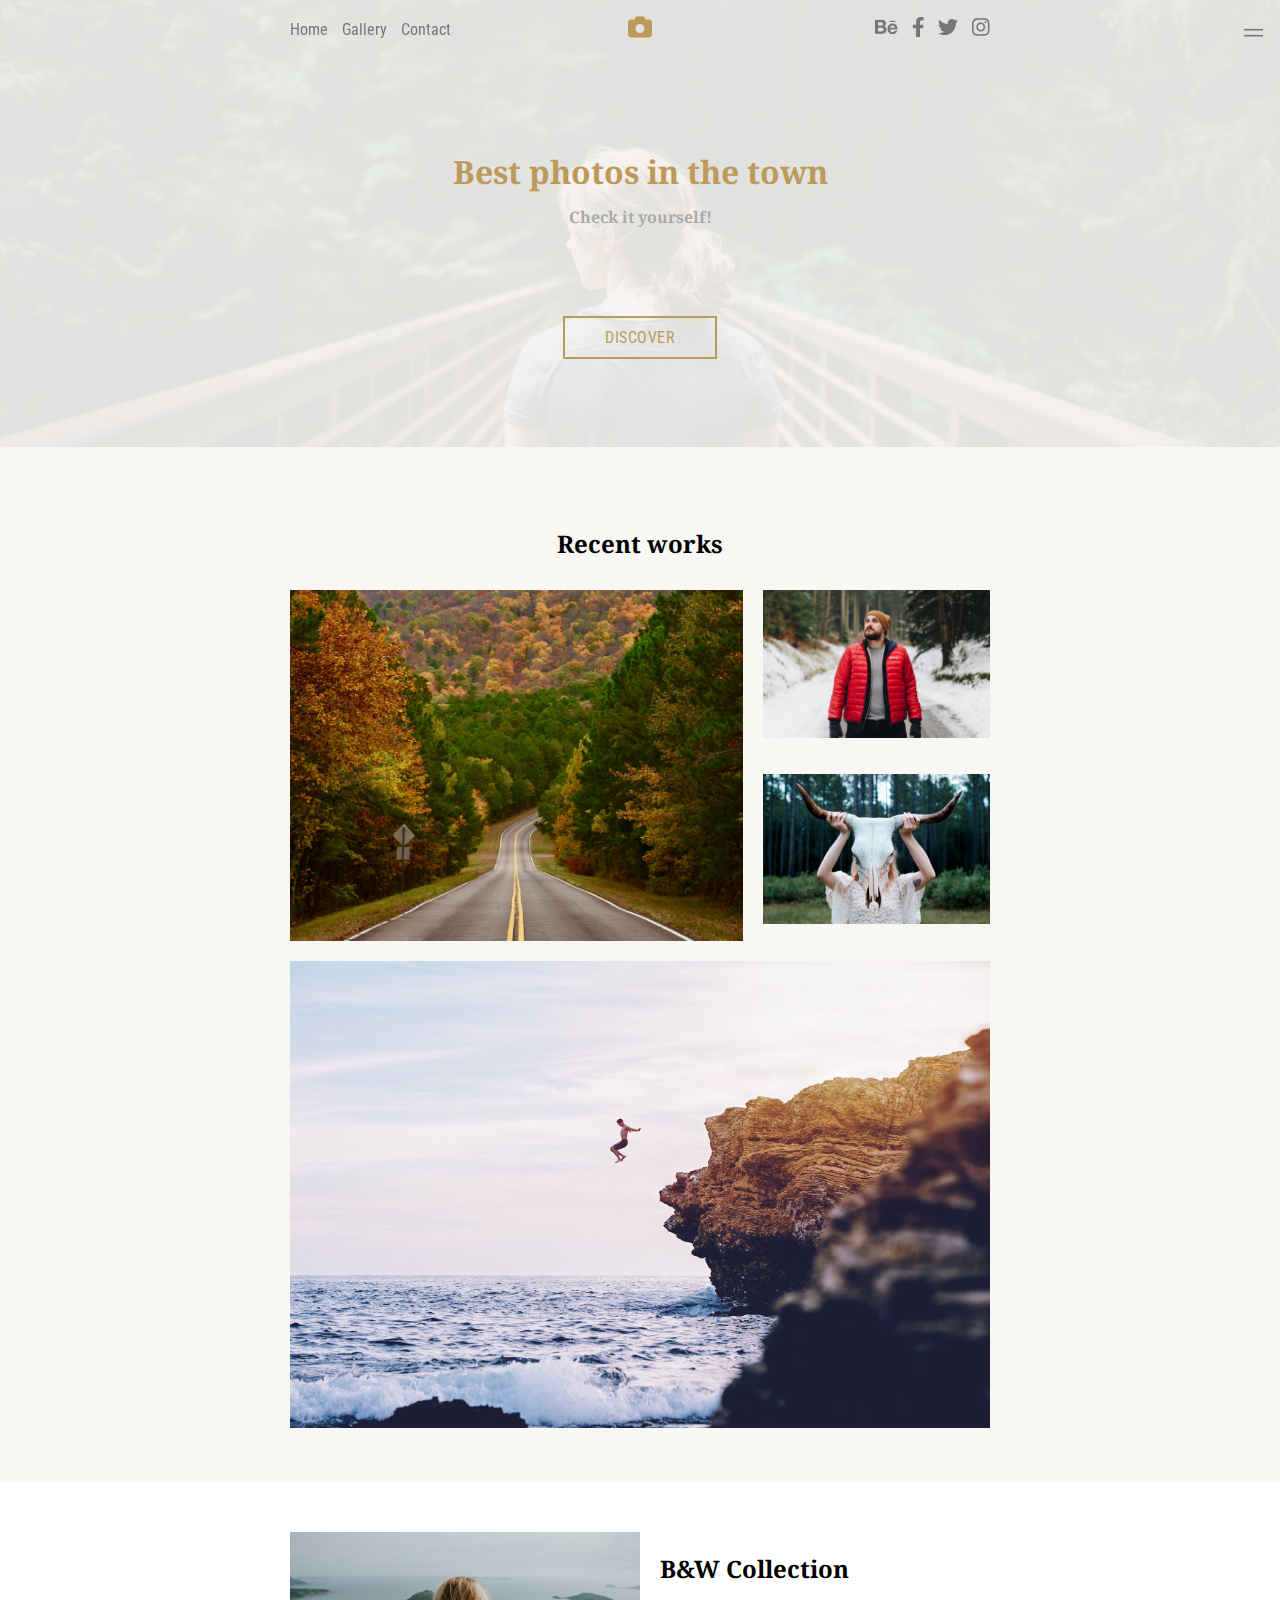
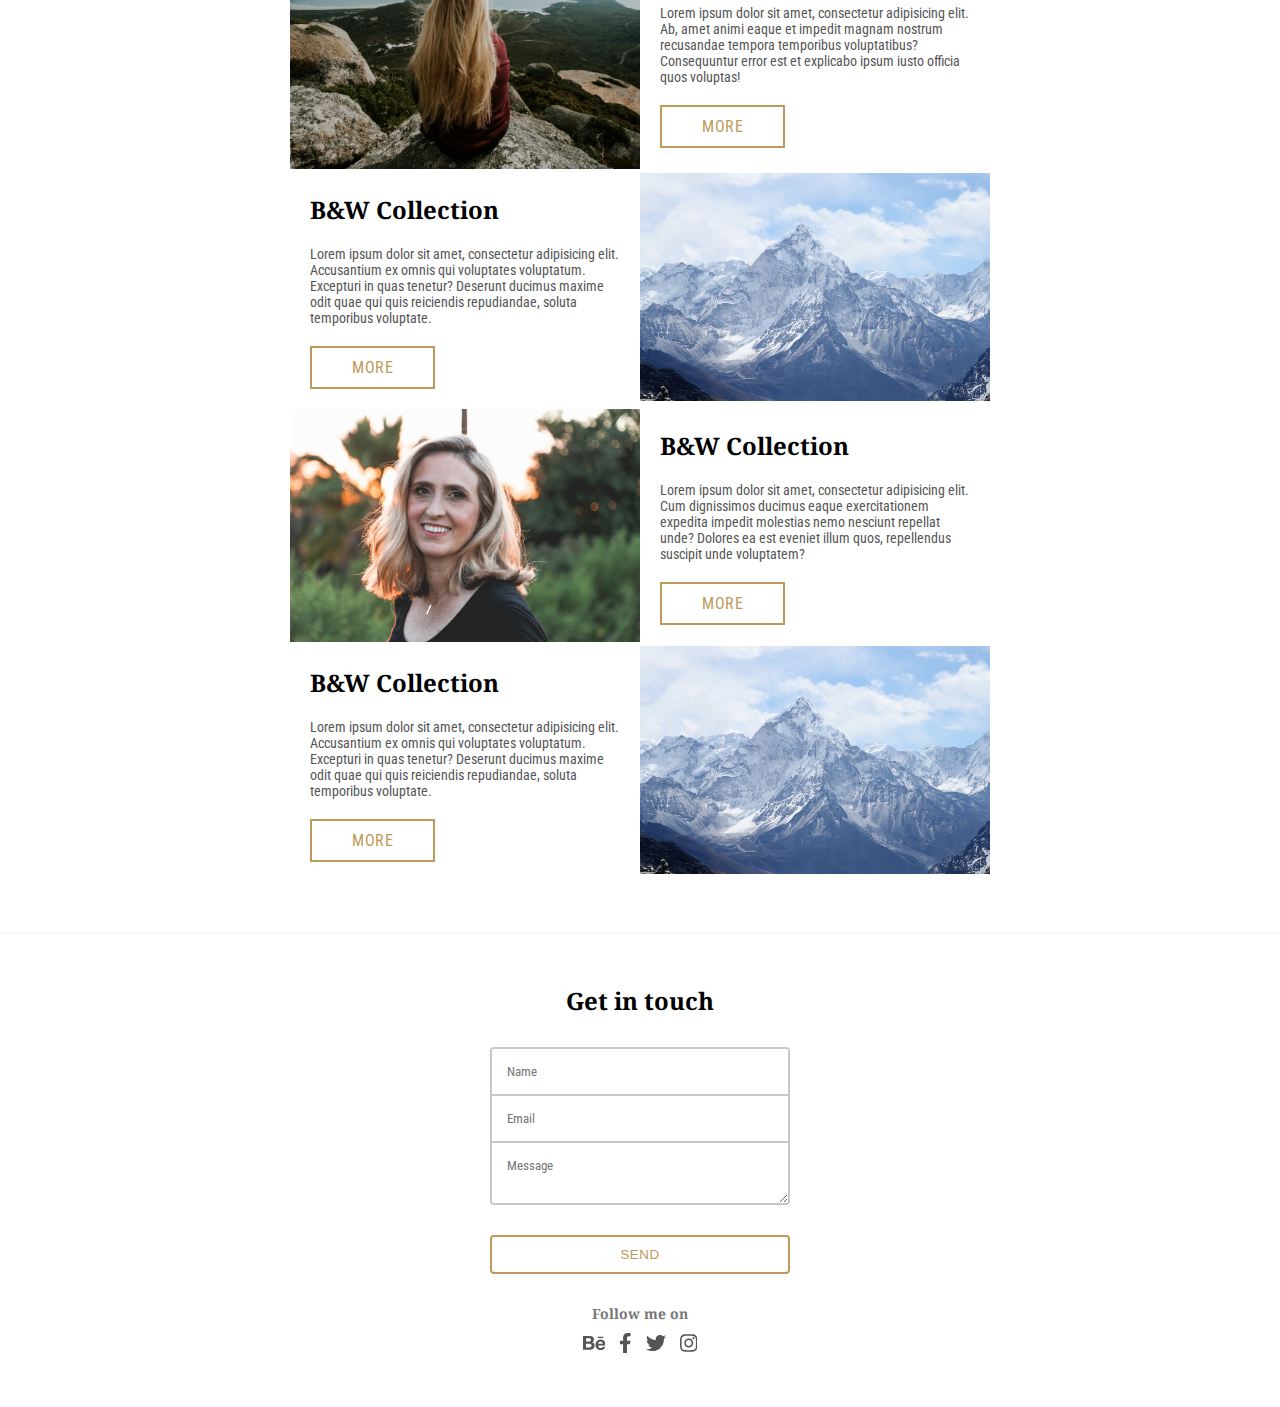
<file: Photography-port/index.html>
<!doctype html>
<html lang="en">
<head>
    <meta charset="UTF-8">
    <meta name="viewport" content="width=device-width, user-scalable=yes">
    <title>Document</title>
    <link rel="stylesheet" href="style.css">
</head>
<body>
    <header>
        <div class="columns">
            <nav>
                <a href="">Home</a>
                <a href="">Gallery</a>
                <a href="">Contact</a>
            </nav>
            <a href="" class="logo">
                <svg xmlns="http://www.w3.org/2000/svg" viewBox="0 0 512 512"><!--! Font Awesome Pro 6.1.1 by @fontawesome - https://fontawesome.com License - https://fontawesome.com/license (Commercial License) Copyright 2022 Fonticons, Inc. --><path d="M194.6 32H317.4C338.1 32 356.4 45.22 362.9 64.82L373.3 96H448C483.3 96 512 124.7 512 160V416C512 451.3 483.3 480 448 480H64C28.65 480 0 451.3 0 416V160C0 124.7 28.65 96 64 96H138.7L149.1 64.82C155.6 45.22 173.9 32 194.6 32H194.6zM256 384C309 384 352 341 352 288C352 234.1 309 192 256 192C202.1 192 160 234.1 160 288C160 341 202.1 384 256 384z"/></svg>
            </a>
            <div class="social">
                <a href="">
                    <svg xmlns="http://www.w3.org/2000/svg" viewBox="0 0 576 512"><!--! Font Awesome Pro 6.1.1 by @fontawesome - https://fontawesome.com License - https://fontawesome.com/license (Commercial License) Copyright 2022 Fonticons, Inc. --><path d="M232 237.2c31.8-15.2 48.4-38.2 48.4-74 0-70.6-52.6-87.8-113.3-87.8H0v354.4h171.8c64.4 0 124.9-30.9 124.9-102.9 0-44.5-21.1-77.4-64.7-89.7zM77.9 135.9H151c28.1 0 53.4 7.9 53.4 40.5 0 30.1-19.7 42.2-47.5 42.2h-79v-82.7zm83.3 233.7H77.9V272h84.9c34.3 0 56 14.3 56 50.6 0 35.8-25.9 47-57.6 47zm358.5-240.7H376V94h143.7v34.9zM576 305.2c0-75.9-44.4-139.2-124.9-139.2-78.2 0-131.3 58.8-131.3 135.8 0 79.9 50.3 134.7 131.3 134.7 61.3 0 101-27.6 120.1-86.3H509c-6.7 21.9-34.3 33.5-55.7 33.5-41.3 0-63-24.2-63-65.3h185.1c.3-4.2.6-8.7.6-13.2zM390.4 274c2.3-33.7 24.7-54.8 58.5-54.8 35.4 0 53.2 20.8 56.2 54.8H390.4z"/></svg>
                </a>
                <a href="">
                    <svg xmlns="http://www.w3.org/2000/svg" viewBox="0 0 320 512"><!--! Font Awesome Pro 6.1.1 by @fontawesome - https://fontawesome.com License - https://fontawesome.com/license (Commercial License) Copyright 2022 Fonticons, Inc. --><path d="M279.14 288l14.22-92.66h-88.91v-60.13c0-25.35 12.42-50.06 52.24-50.06h40.42V6.26S260.43 0 225.36 0c-73.22 0-121.08 44.38-121.08 124.72v70.62H22.89V288h81.39v224h100.17V288z"/></svg>
                </a>
                <a href="">
                    <svg xmlns="http://www.w3.org/2000/svg" viewBox="0 0 512 512"><!--! Font Awesome Pro 6.1.1 by @fontawesome - https://fontawesome.com License - https://fontawesome.com/license (Commercial License) Copyright 2022 Fonticons, Inc. --><path d="M459.37 151.716c.325 4.548.325 9.097.325 13.645 0 138.72-105.583 298.558-298.558 298.558-59.452 0-114.68-17.219-161.137-47.106 8.447.974 16.568 1.299 25.34 1.299 49.055 0 94.213-16.568 130.274-44.832-46.132-.975-84.792-31.188-98.112-72.772 6.498.974 12.995 1.624 19.818 1.624 9.421 0 18.843-1.3 27.614-3.573-48.081-9.747-84.143-51.98-84.143-102.985v-1.299c13.969 7.797 30.214 12.67 47.431 13.319-28.264-18.843-46.781-51.005-46.781-87.391 0-19.492 5.197-37.36 14.294-52.954 51.655 63.675 129.3 105.258 216.365 109.807-1.624-7.797-2.599-15.918-2.599-24.04 0-57.828 46.782-104.934 104.934-104.934 30.213 0 57.502 12.67 76.67 33.137 23.715-4.548 46.456-13.32 66.599-25.34-7.798 24.366-24.366 44.833-46.132 57.827 21.117-2.273 41.584-8.122 60.426-16.243-14.292 20.791-32.161 39.308-52.628 54.253z"/></svg>
                </a>
                <a href="">
                    <svg xmlns="http://www.w3.org/2000/svg" viewBox="0 0 448 512"><!--! Font Awesome Pro 6.1.1 by @fontawesome - https://fontawesome.com License - https://fontawesome.com/license (Commercial License) Copyright 2022 Fonticons, Inc. --><path d="M224.1 141c-63.6 0-114.9 51.3-114.9 114.9s51.3 114.9 114.9 114.9S339 319.5 339 255.9 287.7 141 224.1 141zm0 189.6c-41.1 0-74.7-33.5-74.7-74.7s33.5-74.7 74.7-74.7 74.7 33.5 74.7 74.7-33.6 74.7-74.7 74.7zm146.4-194.3c0 14.9-12 26.8-26.8 26.8-14.9 0-26.8-12-26.8-26.8s12-26.8 26.8-26.8 26.8 12 26.8 26.8zm76.1 27.2c-1.7-35.9-9.9-67.7-36.2-93.9-26.2-26.2-58-34.4-93.9-36.2-37-2.1-147.9-2.1-184.9 0-35.8 1.7-67.6 9.9-93.9 36.1s-34.4 58-36.2 93.9c-2.1 37-2.1 147.9 0 184.9 1.7 35.9 9.9 67.7 36.2 93.9s58 34.4 93.9 36.2c37 2.1 147.9 2.1 184.9 0 35.9-1.7 67.7-9.9 93.9-36.2 26.2-26.2 34.4-58 36.2-93.9 2.1-37 2.1-147.8 0-184.8zM398.8 388c-7.8 19.6-22.9 34.7-42.6 42.6-29.5 11.7-99.5 9-132.1 9s-102.7 2.6-132.1-9c-19.6-7.8-34.7-22.9-42.6-42.6-11.7-29.5-9-99.5-9-132.1s-2.6-102.7 9-132.1c7.8-19.6 22.9-34.7 42.6-42.6 29.5-11.7 99.5-9 132.1-9s102.7-2.6 132.1 9c19.6 7.8 34.7 22.9 42.6 42.6 11.7 29.5 9 99.5 9 132.1s2.7 102.7-9 132.1z"/></svg>
                </a>
            </div>
        </div>
        <label class="hamburger" for="myCb">||</label>
        <input type="checkbox" id="myCb">
        <div class="mobile-navigation">
            <div class="center">
                <a href="">Home</a>
                <a href="">Gallery</a>
                <a href="">Contact</a>
            </div>
        </div>
    </header>
    <div class="intro">
        <div class="content">
            <h1>Best photos in the town</h1>
            <h2>Check it yourself!</h2>
            <a href="" class="btn">Discover</a>
        </div>
        <div class="background">
            <img src="woman.jpg" alt="">
        </div>
        <div class="overlay"></div>
    </div>
    <div class="recent">
        <h2>Recent works</h2>
        <div class="top3">
            <div>
                <img src="road.jpg" alt="road">
            </div>
            <div class="right">
                <img src="winter (1).jpg" alt="winter">
                <img src="skull.jpg" alt="woman with skull">
            </div>
        </div>
        <div class="fourth">
            <img src="cliff.jpg" alt="cliff jump">
        </div>
    </div>
    <div class="text-blocks-outer">
        <div class="text-blocks">
            <div class="text-block">
                <div class="image"><img src="rock.jpg" alt=""></div>
                <div class="content">
                    <h2>B&W Collection</h2>
                    <p>Lorem ipsum dolor sit amet, consectetur adipisicing elit. Ab, amet animi eaque et impedit magnam nostrum recusandae tempora temporibus voluptatibus? Consequuntur error est et explicabo ipsum iusto officia quos voluptas!</p>
                    <a href="" class="btn">More</a>
                </div>
            </div>
            <div class="text-block">
                <div class="image"><img src="mountains.jpg" alt=""></div>
                <div class="content">
                    <h2>B&W Collection</h2>
                    <p>Lorem ipsum dolor sit amet, consectetur adipisicing elit. Accusantium ex omnis qui voluptates voluptatum. Excepturi in quas tenetur? Deserunt ducimus maxime odit quae qui quis reiciendis repudiandae, soluta temporibus voluptate.</p>
                    <a href="" class="btn">More</a>
                </div>
            </div>
            <div class="text-block">
                <div class="image"><img src="garden.jpg" alt=""></div>
                <div class="content">
                    <h2>B&W Collection</h2>
                    <p>Lorem ipsum dolor sit amet, consectetur adipisicing elit. Cum dignissimos ducimus eaque exercitationem expedita impedit molestias nemo nesciunt repellat unde? Dolores ea est eveniet illum quos, repellendus suscipit unde voluptatem?</p>
                    <a href="" class="btn">More</a>
                </div>
            </div>
            <div class="text-block">
                <div class="image"><img src="mountains.jpg" alt=""></div>
                <div class="content">
                    <h2>B&W Collection</h2>
                    <p>Lorem ipsum dolor sit amet, consectetur adipisicing elit. Accusantium ex omnis qui voluptates voluptatum. Excepturi in quas tenetur? Deserunt ducimus maxime odit quae qui quis reiciendis repudiandae, soluta temporibus voluptate.</p>
                    <a href="" class="btn">More</a>
                </div>
            </div>
        </div>
    </div>
    <footer>
        <div class="center">
            <h2>Get in touch</h2>
            <form>
                <div class="fields">
                    <input type="text" placeholder="Name">
                    <input type="email" placeholder="Email">
                    <textarea placeholder="Message"></textarea>
                </div>
                <button>Send</button>
            </form>
            <div class="socials">
                <h3>Follow me on</h3>
                <a href="">
                    <svg xmlns="http://www.w3.org/2000/svg" viewBox="0 0 576 512"><!--! Font Awesome Pro 6.1.1 by @fontawesome - https://fontawesome.com License - https://fontawesome.com/license (Commercial License) Copyright 2022 Fonticons, Inc. --><path d="M232 237.2c31.8-15.2 48.4-38.2 48.4-74 0-70.6-52.6-87.8-113.3-87.8H0v354.4h171.8c64.4 0 124.9-30.9 124.9-102.9 0-44.5-21.1-77.4-64.7-89.7zM77.9 135.9H151c28.1 0 53.4 7.9 53.4 40.5 0 30.1-19.7 42.2-47.5 42.2h-79v-82.7zm83.3 233.7H77.9V272h84.9c34.3 0 56 14.3 56 50.6 0 35.8-25.9 47-57.6 47zm358.5-240.7H376V94h143.7v34.9zM576 305.2c0-75.9-44.4-139.2-124.9-139.2-78.2 0-131.3 58.8-131.3 135.8 0 79.9 50.3 134.7 131.3 134.7 61.3 0 101-27.6 120.1-86.3H509c-6.7 21.9-34.3 33.5-55.7 33.5-41.3 0-63-24.2-63-65.3h185.1c.3-4.2.6-8.7.6-13.2zM390.4 274c2.3-33.7 24.7-54.8 58.5-54.8 35.4 0 53.2 20.8 56.2 54.8H390.4z"/></svg>
                </a>
                <a href="">
                    <svg xmlns="http://www.w3.org/2000/svg" viewBox="0 0 320 512"><!--! Font Awesome Pro 6.1.1 by @fontawesome - https://fontawesome.com License - https://fontawesome.com/license (Commercial License) Copyright 2022 Fonticons, Inc. --><path d="M279.14 288l14.22-92.66h-88.91v-60.13c0-25.35 12.42-50.06 52.24-50.06h40.42V6.26S260.43 0 225.36 0c-73.22 0-121.08 44.38-121.08 124.72v70.62H22.89V288h81.39v224h100.17V288z"/></svg>
                </a>
                <a href="">
                    <svg xmlns="http://www.w3.org/2000/svg" viewBox="0 0 512 512"><!--! Font Awesome Pro 6.1.1 by @fontawesome - https://fontawesome.com License - https://fontawesome.com/license (Commercial License) Copyright 2022 Fonticons, Inc. --><path d="M459.37 151.716c.325 4.548.325 9.097.325 13.645 0 138.72-105.583 298.558-298.558 298.558-59.452 0-114.68-17.219-161.137-47.106 8.447.974 16.568 1.299 25.34 1.299 49.055 0 94.213-16.568 130.274-44.832-46.132-.975-84.792-31.188-98.112-72.772 6.498.974 12.995 1.624 19.818 1.624 9.421 0 18.843-1.3 27.614-3.573-48.081-9.747-84.143-51.98-84.143-102.985v-1.299c13.969 7.797 30.214 12.67 47.431 13.319-28.264-18.843-46.781-51.005-46.781-87.391 0-19.492 5.197-37.36 14.294-52.954 51.655 63.675 129.3 105.258 216.365 109.807-1.624-7.797-2.599-15.918-2.599-24.04 0-57.828 46.782-104.934 104.934-104.934 30.213 0 57.502 12.67 76.67 33.137 23.715-4.548 46.456-13.32 66.599-25.34-7.798 24.366-24.366 44.833-46.132 57.827 21.117-2.273 41.584-8.122 60.426-16.243-14.292 20.791-32.161 39.308-52.628 54.253z"/></svg>
                </a>
                <a href="">
                    <svg xmlns="http://www.w3.org/2000/svg" viewBox="0 0 448 512"><!--! Font Awesome Pro 6.1.1 by @fontawesome - https://fontawesome.com License - https://fontawesome.com/license (Commercial License) Copyright 2022 Fonticons, Inc. --><path d="M224.1 141c-63.6 0-114.9 51.3-114.9 114.9s51.3 114.9 114.9 114.9S339 319.5 339 255.9 287.7 141 224.1 141zm0 189.6c-41.1 0-74.7-33.5-74.7-74.7s33.5-74.7 74.7-74.7 74.7 33.5 74.7 74.7-33.6 74.7-74.7 74.7zm146.4-194.3c0 14.9-12 26.8-26.8 26.8-14.9 0-26.8-12-26.8-26.8s12-26.8 26.8-26.8 26.8 12 26.8 26.8zm76.1 27.2c-1.7-35.9-9.9-67.7-36.2-93.9-26.2-26.2-58-34.4-93.9-36.2-37-2.1-147.9-2.1-184.9 0-35.8 1.7-67.6 9.9-93.9 36.1s-34.4 58-36.2 93.9c-2.1 37-2.1 147.9 0 184.9 1.7 35.9 9.9 67.7 36.2 93.9s58 34.4 93.9 36.2c37 2.1 147.9 2.1 184.9 0 35.9-1.7 67.7-9.9 93.9-36.2 26.2-26.2 34.4-58 36.2-93.9 2.1-37 2.1-147.8 0-184.8zM398.8 388c-7.8 19.6-22.9 34.7-42.6 42.6-29.5 11.7-99.5 9-132.1 9s-102.7 2.6-132.1-9c-19.6-7.8-34.7-22.9-42.6-42.6-11.7-29.5-9-99.5-9-132.1s-2.6-102.7 9-132.1c7.8-19.6 22.9-34.7 42.6-42.6 29.5-11.7 99.5-9 132.1-9s102.7-2.6 132.1 9c19.6 7.8 34.7 22.9 42.6 42.6 11.7 29.5 9 99.5 9 132.1s2.7 102.7-9 132.1z"/></svg>
                </a>
            </div>
        </div>
    </footer>
</body>
</html>
</file>
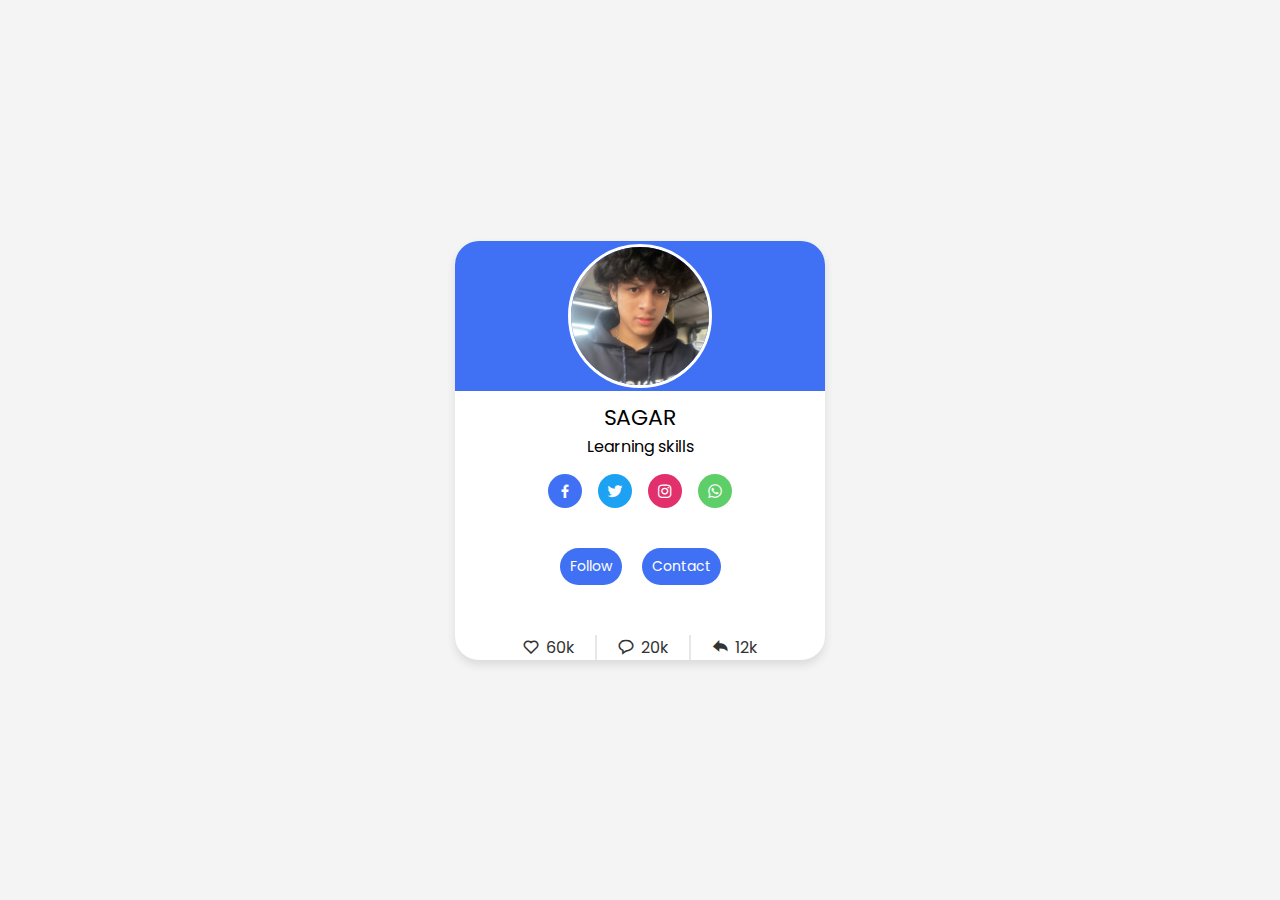
<file: Profile/index.html>
<!DOCTYPE html>
<html lang="en">
<head>
    <meta charset="UTF-8">
    <meta name="viewport" content="width=device-width, initial-scale=1.0">
    <title>Document</title>
<link rel="stylesheet" href="style.css">
<link href='https://unpkg.com/boxicons@2.1.4/css/boxicons.min.css' rel='stylesheet'>
</head>
<body>
   <div class="profile-card">
    <div class="image">
        <img src="TLWW0662.JPG" alt="" class="profile-img">
    </div>

    <div class="text-data">
        <span class="name">SAGAR</span>
        <span class="job">Learning skills</span>
    </div>
    <div class="media-button">
     <a href="#" style="background: color #4267b2 ;" class="link">
        <i class='bx bxl-facebook' ></i>
     </a> 
     <a href="#" style="background-color: #1da1f2 ;" class="link">
        <i class='bx bxl-twitter' ></i>
     </a>
     <a href="#" style="background-color:#e1306c ;" class="link">
        <i class='bx bxl-instagram' ></i>
     </a>
     <a href="#" style="background-color:rgb(93, 206, 104) ;" class="link">
        <i class='bx bxl-whatsapp' ></i>
     </a>
     
    </div>
    <div class="buttons">
        <button class="button">Follow</button>
        <button class="button">Contact </button>
     </div>
    <div class="analytics">
        <div class="data">
            <i class='bx bx-heart' ></i>
            <span class="number">60k</span>
        </div>
   
    <div class="data">
        <i class='bx bx-message-rounded' ></i>
        <span class="number">20k</span>
    </div>
    <div class="data">
        <i class='bx bxs-share' ></i>
        <span class="number">12k</span>
    </div>
</div>
   </div>

</body>
</html>
</file>
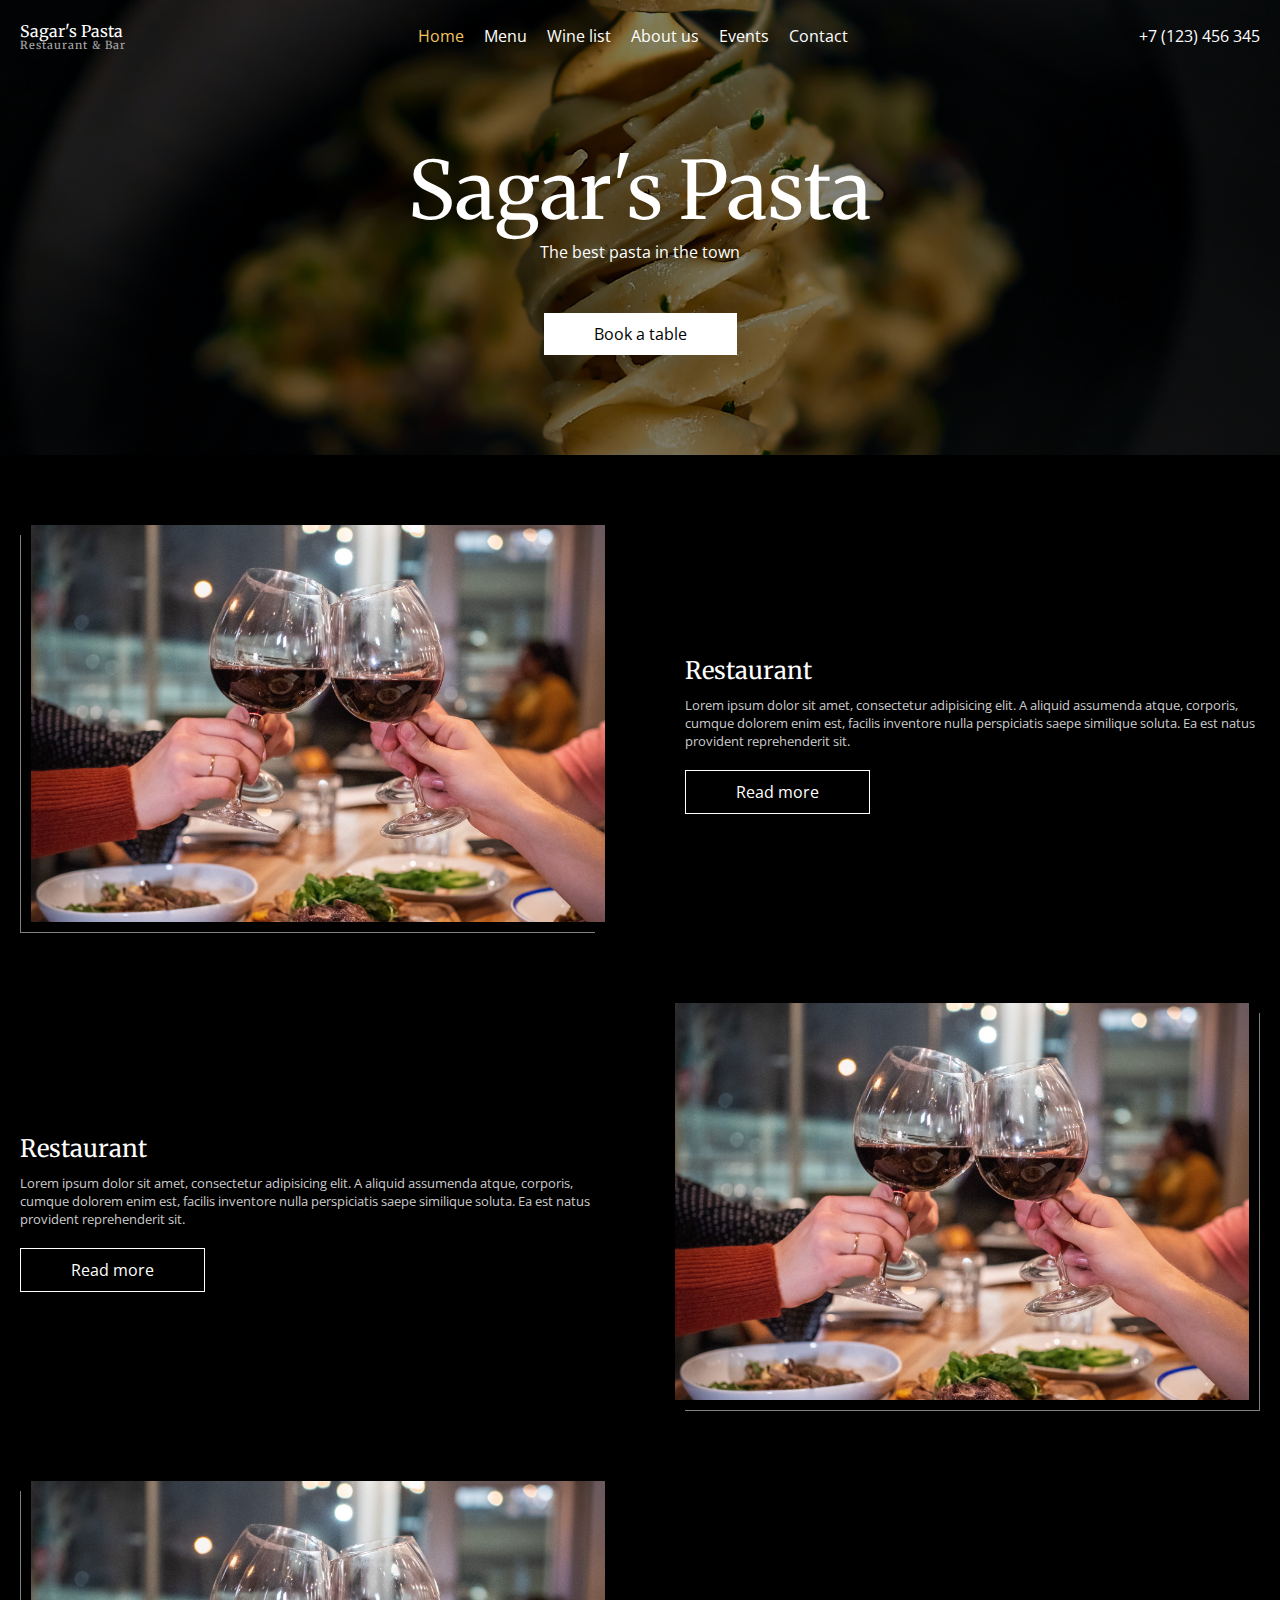
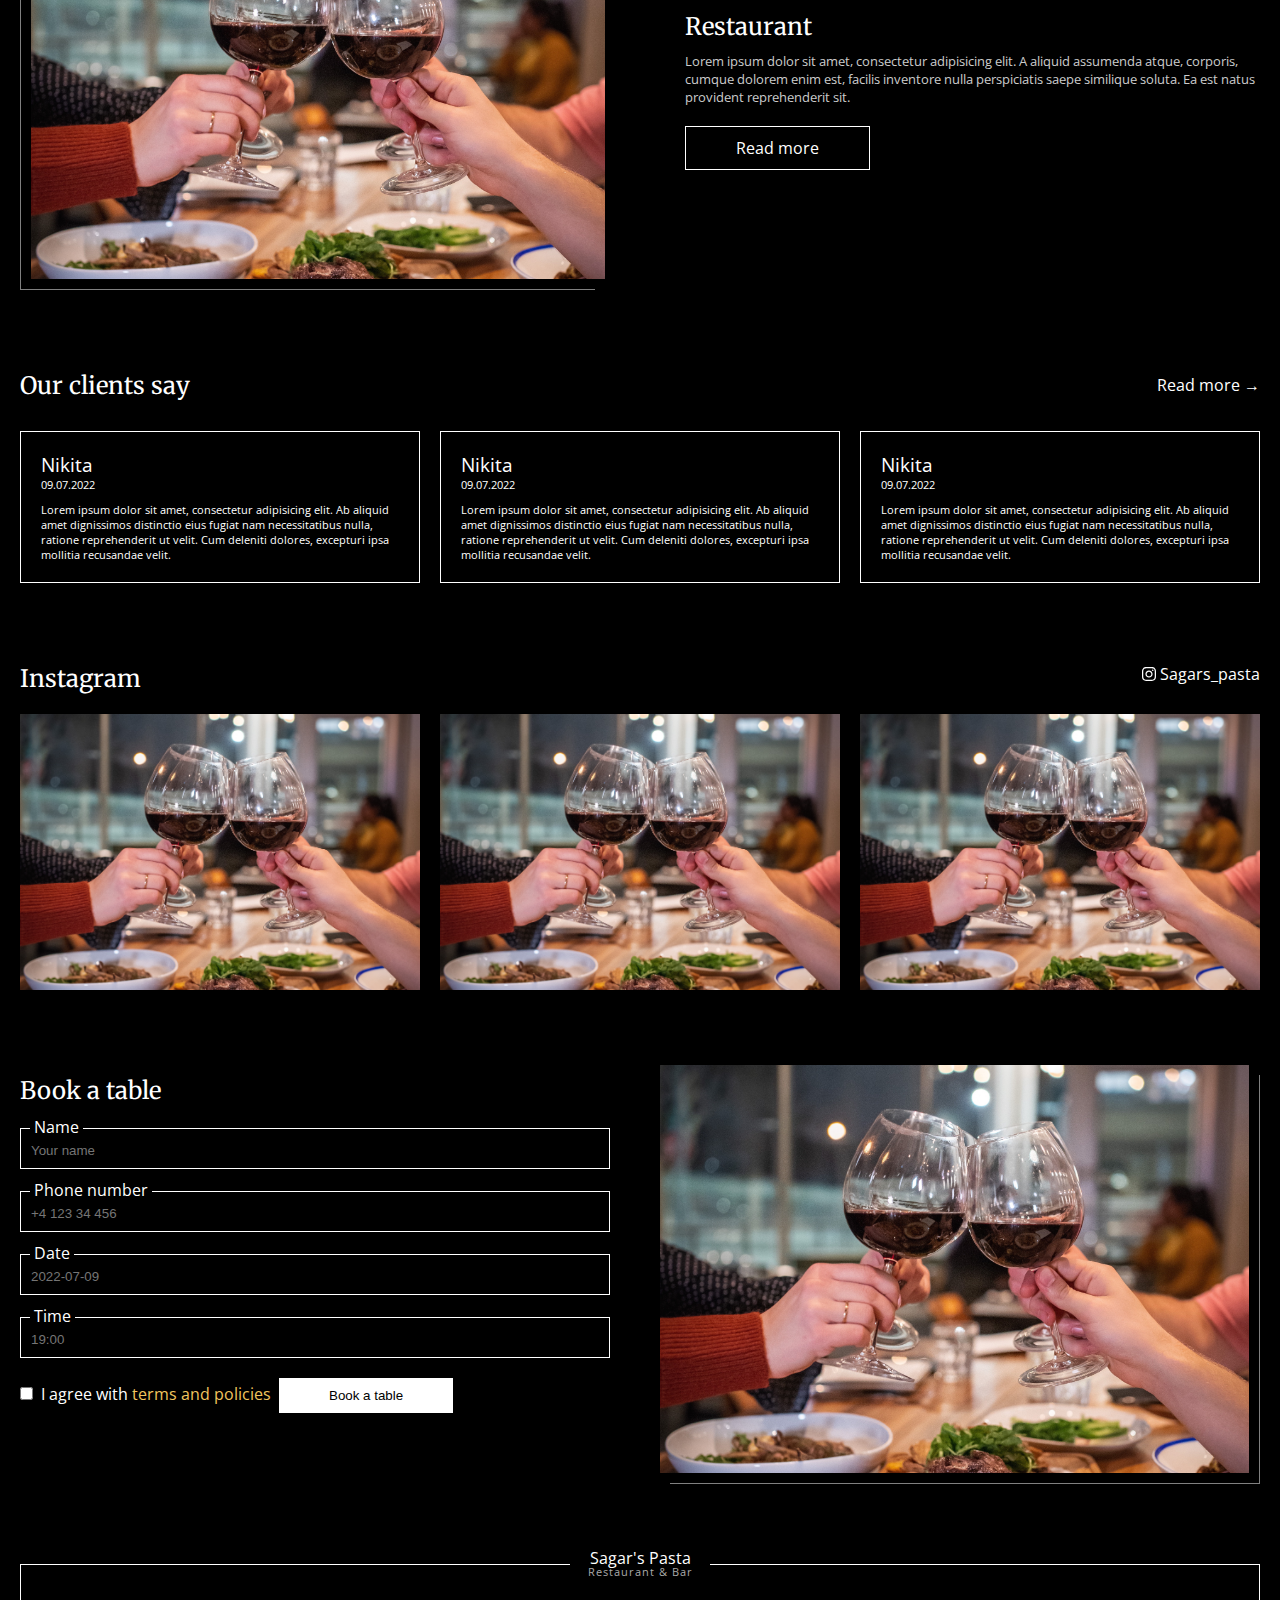
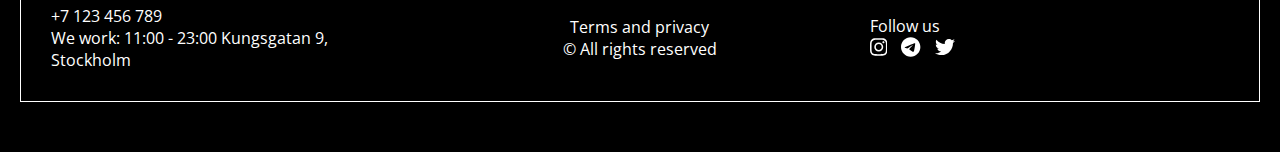
<file: Restaurant/index.html>
<!doctype html>
<html lang="en">
<head>
    <meta charset="UTF-8">
    <meta name="viewport" content="width=device-width, user-scalable=yes">
    <title>Sagar's Pasta</title>
    <link rel="stylesheet" href="style.css">
</head>
<body>
    <header>
        <div class="columns">
            <a href="" class="logo">Sagar's Pasta<span>Restaurant & Bar</span></a>
            <nav>
                <a href="" class="active">Home</a>
                <a href="">Menu</a>
                <a href="">Wine list</a>
                <a href="">About us</a>
                <a href="">Events</a>
                <a href="">Contact</a>
            </nav>
            <a href="" class="phone">+7 (123) 456 345</a>
        </div>
    </header>
    <div class="intro">
        <div class="background">
            <img src="pasta.jpg" alt="">
        </div>
        <div class="overlay"></div>
        <div class="content">
            <h1>Sagar's Pasta</h1>
            <h2>The best pasta in the town</h2>
            <a href="" class="btn">Book a table</a>
        </div>
    </div>
    <div class="content-blocks">
        <div class="content-block">
            <div class="side-img">
                <img src="cheers.jpg" alt="Cheers!">
            </div>
            <div class="texts">
                <h2>Restaurant</h2>
                <p>Lorem ipsum dolor sit amet, consectetur adipisicing elit. A aliquid assumenda atque, corporis, cumque dolorem enim est, facilis inventore nulla perspiciatis saepe similique soluta. Ea est natus provident reprehenderit sit.</p>
                <a href="" class="btn outline">Read more</a>
            </div>
        </div>
        <div class="content-block">
            <div class="side-img">
                <img src="cheers.jpg" alt="Cheers!">
            </div>
            <div class="texts">
                <h2>Restaurant</h2>
                <p>Lorem ipsum dolor sit amet, consectetur adipisicing elit. A aliquid assumenda atque, corporis, cumque dolorem enim est, facilis inventore nulla perspiciatis saepe similique soluta. Ea est natus provident reprehenderit sit.</p>
                <a href="" class="btn outline">Read more</a>
            </div>
        </div>
        <div class="content-block">
            <div class="side-img">
                <img src="cheers.jpg" alt="Cheers!">
            </div>
            <div class="texts">
                <h2>Restaurant</h2>
                <p>Lorem ipsum dolor sit amet, consectetur adipisicing elit. A aliquid assumenda atque, corporis, cumque dolorem enim est, facilis inventore nulla perspiciatis saepe similique soluta. Ea est natus provident reprehenderit sit.</p>
                <a href="" class="btn outline">Read more</a>
            </div>
        </div>
    </div>
    <div class="reviews">
        <div class="columns">
            <h2>Our clients say</h2>
            <a href="">Read more &rarr;</a>
        </div>
        <div class="reviews-grid">
            <div class="review">
                <h3>Nikita</h3>
                <time>09.07.2022</time>
                <p>Lorem ipsum dolor sit amet, consectetur adipisicing elit. Ab aliquid amet dignissimos distinctio eius
                    fugiat nam necessitatibus nulla, ratione reprehenderit ut velit. Cum deleniti dolores, excepturi ipsa
                    mollitia recusandae velit.</p>
            </div>
            <div class="review">
                <h3>Nikita</h3>
                <time>09.07.2022</time>
                <p>Lorem ipsum dolor sit amet, consectetur adipisicing elit. Ab aliquid amet dignissimos distinctio eius
                    fugiat nam necessitatibus nulla, ratione reprehenderit ut velit. Cum deleniti dolores, excepturi ipsa
                    mollitia recusandae velit.</p>
            </div>
            <div class="review">
                <h3>Nikita</h3>
                <time>09.07.2022</time>
                <p>Lorem ipsum dolor sit amet, consectetur adipisicing elit. Ab aliquid amet dignissimos distinctio eius
                    fugiat nam necessitatibus nulla, ratione reprehenderit ut velit. Cum deleniti dolores, excepturi ipsa
                    mollitia recusandae velit.</p>
            </div>
        </div>
    </div>
    <div class="instagram">
        <div class="columns">
            <h2>Instagram</h2>
            <a href="" class="instagram-link">
                <svg xmlns="http://www.w3.org/2000/svg" viewBox="0 0 448 512"><!--! Font Awesome Pro 6.1.1 by @fontawesome - https://fontawesome.com License - https://fontawesome.com/license (Commercial License) Copyright 2022 Fonticons, Inc. --><path d="M224.1 141c-63.6 0-114.9 51.3-114.9 114.9s51.3 114.9 114.9 114.9S339 319.5 339 255.9 287.7 141 224.1 141zm0 189.6c-41.1 0-74.7-33.5-74.7-74.7s33.5-74.7 74.7-74.7 74.7 33.5 74.7 74.7-33.6 74.7-74.7 74.7zm146.4-194.3c0 14.9-12 26.8-26.8 26.8-14.9 0-26.8-12-26.8-26.8s12-26.8 26.8-26.8 26.8 12 26.8 26.8zm76.1 27.2c-1.7-35.9-9.9-67.7-36.2-93.9-26.2-26.2-58-34.4-93.9-36.2-37-2.1-147.9-2.1-184.9 0-35.8 1.7-67.6 9.9-93.9 36.1s-34.4 58-36.2 93.9c-2.1 37-2.1 147.9 0 184.9 1.7 35.9 9.9 67.7 36.2 93.9s58 34.4 93.9 36.2c37 2.1 147.9 2.1 184.9 0 35.9-1.7 67.7-9.9 93.9-36.2 26.2-26.2 34.4-58 36.2-93.9 2.1-37 2.1-147.8 0-184.8zM398.8 388c-7.8 19.6-22.9 34.7-42.6 42.6-29.5 11.7-99.5 9-132.1 9s-102.7 2.6-132.1-9c-19.6-7.8-34.7-22.9-42.6-42.6-11.7-29.5-9-99.5-9-132.1s-2.6-102.7 9-132.1c7.8-19.6 22.9-34.7 42.6-42.6 29.5-11.7 99.5-9 132.1-9s102.7-2.6 132.1 9c19.6 7.8 34.7 22.9 42.6 42.6 11.7 29.5 9 99.5 9 132.1s2.7 102.7-9 132.1z"/></svg>
                <span>Sagars_pasta</span>
            </a>
        </div>
        <div class="photos">
            <a href="https://instagram.com/"><img src="cheers.jpg" alt=""></a>
            <a href="https://instagram.com/"><img src="cheers.jpg" alt=""></a>
            <a href="https://instagram.com/"><img src="cheers.jpg" alt=""></a>
        </div>
    </div>
    <div class="booking">
        <div>
            <h2>Book a table</h2>
            <form>
                <label for="nameIn">Name</label>
                <input id="nameIn" type="text" placeholder="Your name">
                <label for="phoneIn">Phone number</label>
                <input id="phoneIn" type="text" placeholder="+4 123 34 456">
                <label for="dateIn">Date</label>
                <input id="dateIn" type="text" placeholder="2022-07-09">
                <label for="timeIn">Time</label>
                <input id="timeIn" type="text" placeholder="19:00">
                <input type="checkbox" id="termsCb">
                <label class="cb" for="termsCb">I agree with <a href="">terms and policies</a></label>
                <button class="btn">Book a table</button>
            </form>
        </div>
        <div>
            <div class="side-img right">
                <img src="cheers.jpg" alt="">
            </div>
        </div>
    </div>
    <footer>
        <a href="" class="logo">Sagar's Pasta<span>Restaurant & Bar</span></a>
        <div class="columns">
            <div>
                +7 123 456 789<br />
                We work: 11:00 - 23:00
                Kungsgatan 9, Stockholm
            </div>
            <div>
                <a href="">Terms and privacy</a><br />
                &copy; All rights reserved
            </div>
            <div>
                Follow us<br />
                <a href="">
                    <svg xmlns="http://www.w3.org/2000/svg" viewBox="0 0 448 512"><!--! Font Awesome Pro 6.1.1 by @fontawesome - https://fontawesome.com License - https://fontawesome.com/license (Commercial License) Copyright 2022 Fonticons, Inc. --><path d="M224.1 141c-63.6 0-114.9 51.3-114.9 114.9s51.3 114.9 114.9 114.9S339 319.5 339 255.9 287.7 141 224.1 141zm0 189.6c-41.1 0-74.7-33.5-74.7-74.7s33.5-74.7 74.7-74.7 74.7 33.5 74.7 74.7-33.6 74.7-74.7 74.7zm146.4-194.3c0 14.9-12 26.8-26.8 26.8-14.9 0-26.8-12-26.8-26.8s12-26.8 26.8-26.8 26.8 12 26.8 26.8zm76.1 27.2c-1.7-35.9-9.9-67.7-36.2-93.9-26.2-26.2-58-34.4-93.9-36.2-37-2.1-147.9-2.1-184.9 0-35.8 1.7-67.6 9.9-93.9 36.1s-34.4 58-36.2 93.9c-2.1 37-2.1 147.9 0 184.9 1.7 35.9 9.9 67.7 36.2 93.9s58 34.4 93.9 36.2c37 2.1 147.9 2.1 184.9 0 35.9-1.7 67.7-9.9 93.9-36.2 26.2-26.2 34.4-58 36.2-93.9 2.1-37 2.1-147.8 0-184.8zM398.8 388c-7.8 19.6-22.9 34.7-42.6 42.6-29.5 11.7-99.5 9-132.1 9s-102.7 2.6-132.1-9c-19.6-7.8-34.7-22.9-42.6-42.6-11.7-29.5-9-99.5-9-132.1s-2.6-102.7 9-132.1c7.8-19.6 22.9-34.7 42.6-42.6 29.5-11.7 99.5-9 132.1-9s102.7-2.6 132.1 9c19.6 7.8 34.7 22.9 42.6 42.6 11.7 29.5 9 99.5 9 132.1s2.7 102.7-9 132.1z"/></svg>
                </a>
                <a href="">
                    <svg xmlns="http://www.w3.org/2000/svg" viewBox="0 0 496 512"><!--! Font Awesome Pro 6.1.1 by @fontawesome - https://fontawesome.com License - https://fontawesome.com/license (Commercial License) Copyright 2022 Fonticons, Inc. --><path d="M248,8C111.033,8,0,119.033,0,256S111.033,504,248,504,496,392.967,496,256,384.967,8,248,8ZM362.952,176.66c-3.732,39.215-19.881,134.378-28.1,178.3-3.476,18.584-10.322,24.816-16.948,25.425-14.4,1.326-25.338-9.517-39.287-18.661-21.827-14.308-34.158-23.215-55.346-37.177-24.485-16.135-8.612-25,5.342-39.5,3.652-3.793,67.107-61.51,68.335-66.746.153-.655.3-3.1-1.154-4.384s-3.59-.849-5.135-.5q-3.283.746-104.608,69.142-14.845,10.194-26.894,9.934c-8.855-.191-25.888-5.006-38.551-9.123-15.531-5.048-27.875-7.717-26.8-16.291q.84-6.7,18.45-13.7,108.446-47.248,144.628-62.3c68.872-28.647,83.183-33.623,92.511-33.789,2.052-.034,6.639.474,9.61,2.885a10.452,10.452,0,0,1,3.53,6.716A43.765,43.765,0,0,1,362.952,176.66Z"/></svg>
                </a>
                <a href="">
                    <svg xmlns="http://www.w3.org/2000/svg" viewBox="0 0 512 512"><!--! Font Awesome Pro 6.1.1 by @fontawesome - https://fontawesome.com License - https://fontawesome.com/license (Commercial License) Copyright 2022 Fonticons, Inc. --><path d="M459.37 151.716c.325 4.548.325 9.097.325 13.645 0 138.72-105.583 298.558-298.558 298.558-59.452 0-114.68-17.219-161.137-47.106 8.447.974 16.568 1.299 25.34 1.299 49.055 0 94.213-16.568 130.274-44.832-46.132-.975-84.792-31.188-98.112-72.772 6.498.974 12.995 1.624 19.818 1.624 9.421 0 18.843-1.3 27.614-3.573-48.081-9.747-84.143-51.98-84.143-102.985v-1.299c13.969 7.797 30.214 12.67 47.431 13.319-28.264-18.843-46.781-51.005-46.781-87.391 0-19.492 5.197-37.36 14.294-52.954 51.655 63.675 129.3 105.258 216.365 109.807-1.624-7.797-2.599-15.918-2.599-24.04 0-57.828 46.782-104.934 104.934-104.934 30.213 0 57.502 12.67 76.67 33.137 23.715-4.548 46.456-13.32 66.599-25.34-7.798 24.366-24.366 44.833-46.132 57.827 21.117-2.273 41.584-8.122 60.426-16.243-14.292 20.791-32.161 39.308-52.628 54.253z"/></svg>
                </a>
            </div>
        </div>
    </footer>
</body>
</html>
</file>
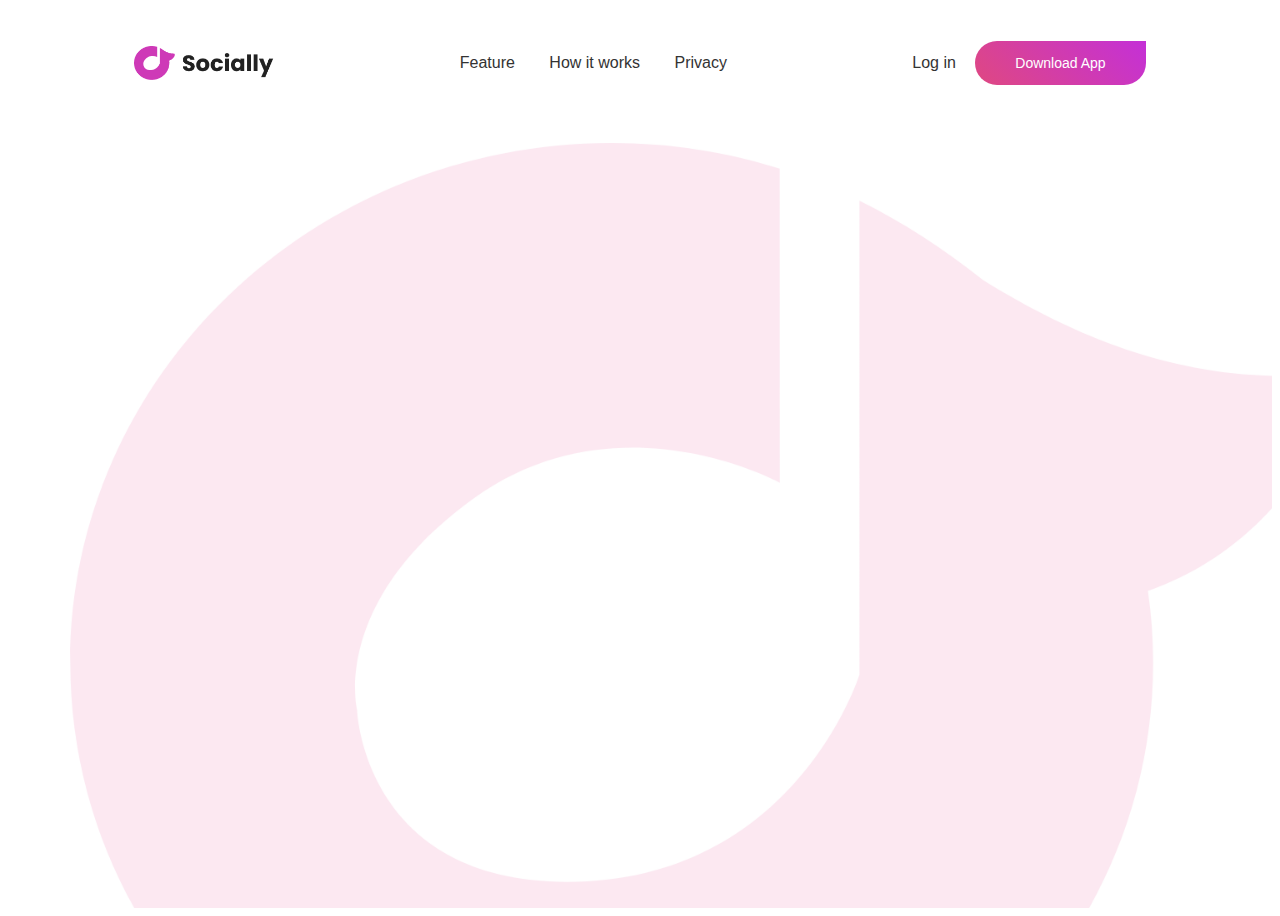
<file: test1/index.html>
<!DOCTYPE html>
<html lang="en">
<head>
    <meta charset="UTF-8">
    <meta name="viewport" content="width=device-width, initial-scale=1.0">
    <title>Animated website design - Easy Tutorials</title>
    <link rel="stylesheet" href="style.css">
</head>
<body>
    <div class="hero">
        <nav>
            <img src="logo.png" alt="" class="logo">
            <ul>
                <li><a href="#">Feature</a></li>
                <li><a href="#">How it works</a></li>
                <li><a href="#">Privacy</a></li>
            </ul>
            <div>
                <a href="#" class="login-btn">Log in</a>
                <a href="#" class="btn">Download App</a>
            </div>
        </nav>
        <div class="content">
            <h1 class="anim">Make <br>new Friends</h1>
            <p class="anim">Lorem ipsum dolor sit, amet consectetur adipisicing elit. A impedit aliquam molestiae explicabo voluptates sit omnis repellat debitis. Magnam atque animi ut soluta exercitationem maiores esse dolore eius reiciendis! Quaerat!</p>
            <a href="#" class="btn anim">Join now</a>
        </div>
        <img src="pic.png" class="feature-img anim" alt="">
    </div>
</body>
</html>
</file>
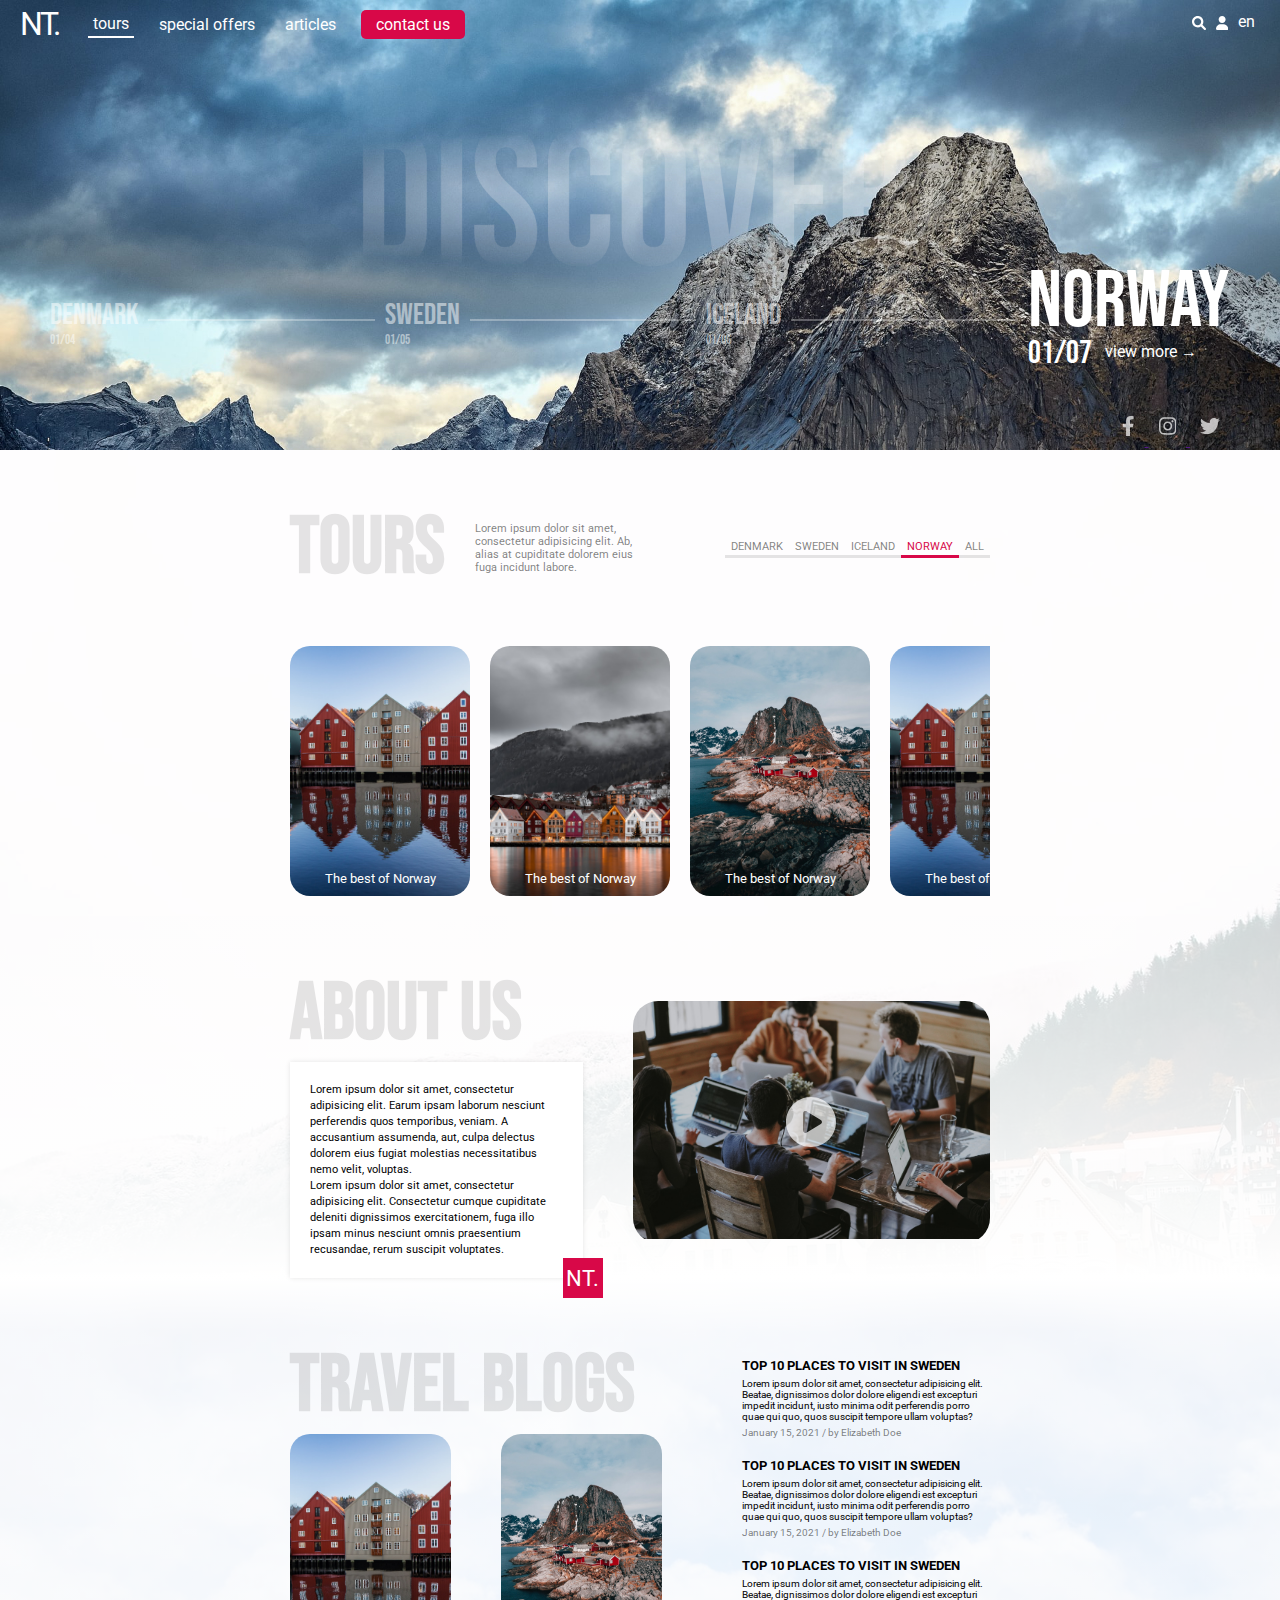
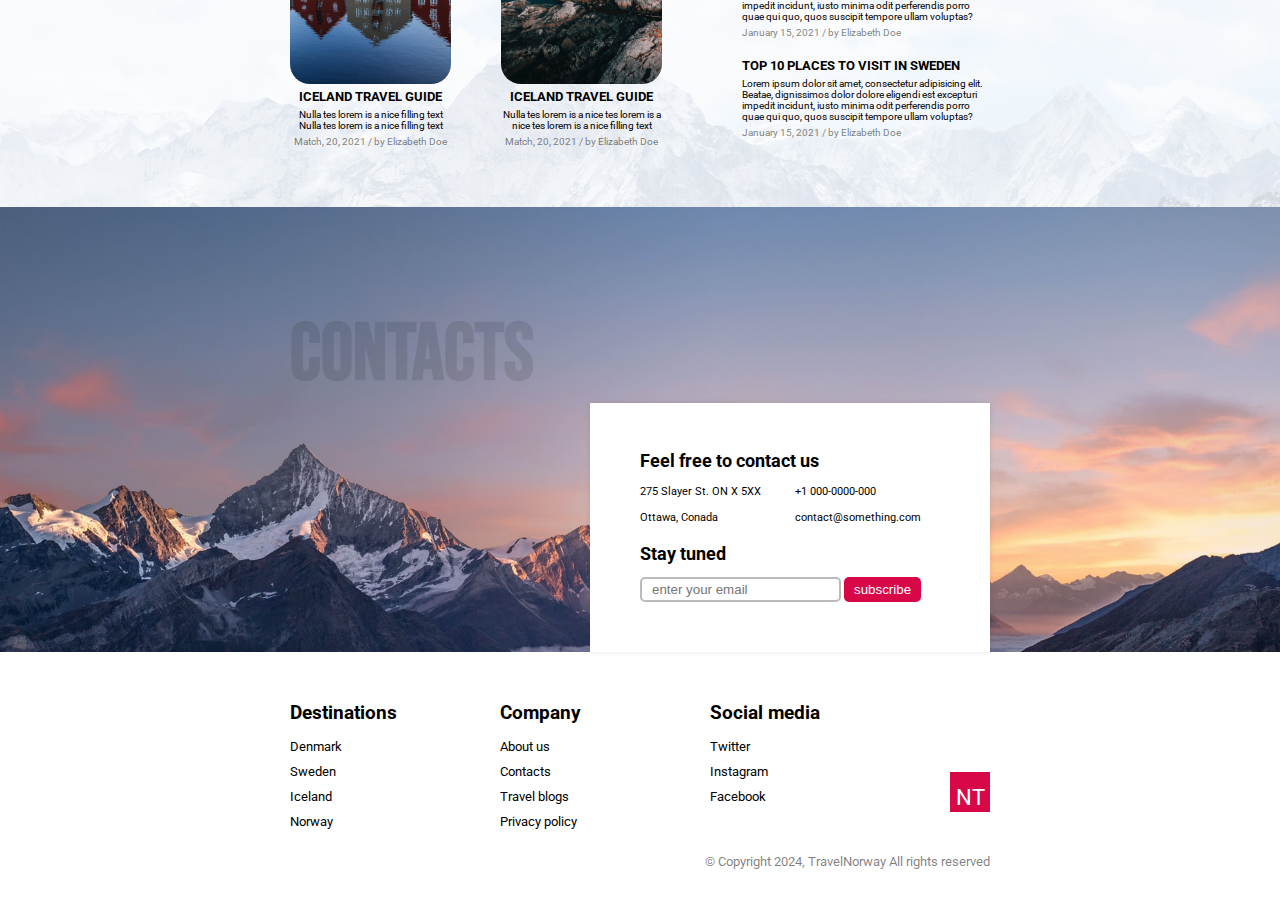
<file: Travel/index.html>
<!doctype html>
<html lang="en">
<head>
    <meta charset="UTF-8">
    <meta name="viewport" content="width=device-width, user-scalable=yes">
    <title>Visit Norway</title>
    <link rel="stylesheet" href="style.css">
</head>
<body>
    <header>
        <input type="checkbox" id="navCb">
        <label class="mobile-nav-btn" for="navCb">|||</label>
        <div class="columns">
            <div>
                <a href="" class="logo">NT.</a>
                <nav>
                    <a href="" class="active">tours</a>
                    <a href="">special offers</a>
                    <a href="">articles</a>
                    <a href="" class="red">contact us</a>
                </nav>
            </div>
            <div>
                <a href="">
                    <svg xmlns="http://www.w3.org/2000/svg" viewBox="0 0 512 512"><!--! Font Awesome Pro 6.1.1 by @fontawesome - https://fontawesome.com License - https://fontawesome.com/license (Commercial License) Copyright 2022 Fonticons, Inc. --><path d="M500.3 443.7l-119.7-119.7c27.22-40.41 40.65-90.9 33.46-144.7C401.8 87.79 326.8 13.32 235.2 1.723C99.01-15.51-15.51 99.01 1.724 235.2c11.6 91.64 86.08 166.7 177.6 178.9c53.8 7.189 104.3-6.236 144.7-33.46l119.7 119.7c15.62 15.62 40.95 15.62 56.57 0C515.9 484.7 515.9 459.3 500.3 443.7zM79.1 208c0-70.58 57.42-128 128-128s128 57.42 128 128c0 70.58-57.42 128-128 128S79.1 278.6 79.1 208z"/></svg>
                </a>
                <a href="">
                    <svg xmlns="http://www.w3.org/2000/svg" viewBox="0 0 448 512"><!--! Font Awesome Pro 6.1.1 by @fontawesome - https://fontawesome.com License - https://fontawesome.com/license (Commercial License) Copyright 2022 Fonticons, Inc. --><path d="M224 256c70.7 0 128-57.31 128-128s-57.3-128-128-128C153.3 0 96 57.31 96 128S153.3 256 224 256zM274.7 304H173.3C77.61 304 0 381.6 0 477.3c0 19.14 15.52 34.67 34.66 34.67h378.7C432.5 512 448 496.5 448 477.3C448 381.6 370.4 304 274.7 304z"/></svg>
                </a>
                <a href="">en</a>
            </div>
        </div>
    </header>
    <div class="intro">
        <nav>
            <a href="">denmark
                <div>
                    <time>01/04</time>
                    <span>view more &rarr;</span>
                </div>
            </a>
            <span class="line"></span>
            <a href="">sweden
                <div>
                    <time>01/05</time>
                    <span>view more &rarr;</span>
                </div>
            </a>
            <span class="line"></span>
            <a href="">iceland
                <div>
                    <time>01/06</time>
                    <span>view more &rarr;</span>
                </div>
            </a>
            <span class="line"></span>
            <a href="" class="active">norway
                <div>
                    <time>01/07</time>
                    <span>view more &rarr;</span>
                </div>
            </a>
        </nav>
        <div class="social-links">
            <a href="">
                <svg xmlns="http://www.w3.org/2000/svg" viewBox="0 0 320 512"><!--! Font Awesome Pro 6.1.1 by @fontawesome - https://fontawesome.com License - https://fontawesome.com/license (Commercial License) Copyright 2022 Fonticons, Inc. --><path d="M279.14 288l14.22-92.66h-88.91v-60.13c0-25.35 12.42-50.06 52.24-50.06h40.42V6.26S260.43 0 225.36 0c-73.22 0-121.08 44.38-121.08 124.72v70.62H22.89V288h81.39v224h100.17V288z"/></svg>
            </a>
            <a href="">
                <svg xmlns="http://www.w3.org/2000/svg" viewBox="0 0 448 512"><!--! Font Awesome Pro 6.1.1 by @fontawesome - https://fontawesome.com License - https://fontawesome.com/license (Commercial License) Copyright 2022 Fonticons, Inc. --><path d="M224.1 141c-63.6 0-114.9 51.3-114.9 114.9s51.3 114.9 114.9 114.9S339 319.5 339 255.9 287.7 141 224.1 141zm0 189.6c-41.1 0-74.7-33.5-74.7-74.7s33.5-74.7 74.7-74.7 74.7 33.5 74.7 74.7-33.6 74.7-74.7 74.7zm146.4-194.3c0 14.9-12 26.8-26.8 26.8-14.9 0-26.8-12-26.8-26.8s12-26.8 26.8-26.8 26.8 12 26.8 26.8zm76.1 27.2c-1.7-35.9-9.9-67.7-36.2-93.9-26.2-26.2-58-34.4-93.9-36.2-37-2.1-147.9-2.1-184.9 0-35.8 1.7-67.6 9.9-93.9 36.1s-34.4 58-36.2 93.9c-2.1 37-2.1 147.9 0 184.9 1.7 35.9 9.9 67.7 36.2 93.9s58 34.4 93.9 36.2c37 2.1 147.9 2.1 184.9 0 35.9-1.7 67.7-9.9 93.9-36.2 26.2-26.2 34.4-58 36.2-93.9 2.1-37 2.1-147.8 0-184.8zM398.8 388c-7.8 19.6-22.9 34.7-42.6 42.6-29.5 11.7-99.5 9-132.1 9s-102.7 2.6-132.1-9c-19.6-7.8-34.7-22.9-42.6-42.6-11.7-29.5-9-99.5-9-132.1s-2.6-102.7 9-132.1c7.8-19.6 22.9-34.7 42.6-42.6 29.5-11.7 99.5-9 132.1-9s102.7-2.6 132.1 9c19.6 7.8 34.7 22.9 42.6 42.6 11.7 29.5 9 99.5 9 132.1s2.7 102.7-9 132.1z"/></svg>
            </a>
            <a href="">
                <svg xmlns="http://www.w3.org/2000/svg" viewBox="0 0 512 512"><!--! Font Awesome Pro 6.1.1 by @fontawesome - https://fontawesome.com License - https://fontawesome.com/license (Commercial License) Copyright 2022 Fonticons, Inc. --><path d="M459.37 151.716c.325 4.548.325 9.097.325 13.645 0 138.72-105.583 298.558-298.558 298.558-59.452 0-114.68-17.219-161.137-47.106 8.447.974 16.568 1.299 25.34 1.299 49.055 0 94.213-16.568 130.274-44.832-46.132-.975-84.792-31.188-98.112-72.772 6.498.974 12.995 1.624 19.818 1.624 9.421 0 18.843-1.3 27.614-3.573-48.081-9.747-84.143-51.98-84.143-102.985v-1.299c13.969 7.797 30.214 12.67 47.431 13.319-28.264-18.843-46.781-51.005-46.781-87.391 0-19.492 5.197-37.36 14.294-52.954 51.655 63.675 129.3 105.258 216.365 109.807-1.624-7.797-2.599-15.918-2.599-24.04 0-57.828 46.782-104.934 104.934-104.934 30.213 0 57.502 12.67 76.67 33.137 23.715-4.548 46.456-13.32 66.599-25.34-7.798 24.366-24.366 44.833-46.132 57.827 21.117-2.273 41.584-8.122 60.426-16.243-14.292 20.791-32.161 39.308-52.628 54.253z"/></svg>
            </a>
        </div>
    </div>
    <div class="second-img">
        <div class="tours">
            <div class="white-overlay">
                <div class="tours-head">
                    <h2>Tours</h2>
                    <p>Lorem ipsum dolor sit amet, consectetur adipisicing elit. Ab, alias at cupiditate dolorem eius fuga incidunt labore.</p>
                    <nav class="tabs">
                        <a href="">denmark</a>
                        <a href="">sweden</a>
                        <a href="">iceland</a>
                        <a href="" class="active">norway</a>
                        <a href="">all</a>
                    </nav>
                </div>
                <div class="tour-body">
                    <a href="">
                        <div class="background"><img src="city4.jpg" alt=""></div>
                        <span>The best of Norway</span>
                    </a>
                    <a href="">
                        <div class="background"><img src="city2.jpg" alt=""></div>
                        <span>The best of Norway</span>
                    </a>
                    <a href="">
                        <div class="background"><img src="city3.jpg" alt=""></div>
                        <span>The best of Norway</span>
                    </a>
                    <a href="">
                        <div class="background"><img src="city4.jpg" alt=""></div>
                        <span>The best of Norway</span>
                    </a>
                    <a href="">
                        <div class="background"><img src="city.jpg" alt=""></div>
                        <span>The best of Norway</span>
                    </a>
                    <a href="">
                        <div class="background"><img src="city2.jpg" alt=""></div>
                        <span>The best of Norway</span>
                    </a>
                </div>
            </div>
        </div>
        <section class="about">
            <div class="white-overlay">
                <div class="columns">
                    <div>
                        <h2>About us</h2>
                        <div class="white-box">
                            <p>Lorem ipsum dolor sit amet, consectetur adipisicing elit. Earum ipsam laborum nesciunt perferendis quos temporibus, veniam. A accusantium assumenda, aut, culpa delectus dolorem eius fugiat molestias necessitatibus nemo velit, voluptas.</p>
                            <p>Lorem ipsum dolor sit amet, consectetur adipisicing elit. Consectetur cumque cupiditate deleniti dignissimos exercitationem, fuga illo ipsam minus nesciunt omnis praesentium recusandae, rerum suscipit voluptates.</p>
                        </div>
                    </div>
                    <div>
                        <div class="video-outer">
                            <img src="team.jpg" alt="">
                            <button>
                                <svg xmlns="http://www.w3.org/2000/svg" viewBox="0 0 512 512"><!--! Font Awesome Pro 6.1.1 by @fontawesome - https://fontawesome.com License - https://fontawesome.com/license (Commercial License) Copyright 2022 Fonticons, Inc. --><path d="M512 256C512 397.4 397.4 512 256 512C114.6 512 0 397.4 0 256C0 114.6 114.6 0 256 0C397.4 0 512 114.6 512 256zM176 168V344C176 352.7 180.7 360.7 188.3 364.9C195.8 369.2 205.1 369 212.5 364.5L356.5 276.5C363.6 272.1 368 264.4 368 256C368 247.6 363.6 239.9 356.5 235.5L212.5 147.5C205.1 142.1 195.8 142.8 188.3 147.1C180.7 151.3 176 159.3 176 168V168z"/></svg>
                            </button>
                        </div>
                    </div>
                </div>
            </div>
        </section>
    </div>
    <section class="blogs">
        <div class="white-overlay">
            <div class="columns">
                <div>
                    <h2>Travel blogs</h2>
                    <div class="entries">
                        <a class="entry">
                            <div class="bg"><img src="city4.jpg" alt=""></div>
                            <div class="content">
                                <h3>Iceland travel guide</h3>
                                <p>Nulla tes lorem is a nice filling text Nulla tes lorem is a nice filling text</p>
                                <div class="desc">Match, 20, 2021 / by Elizabeth Doe</div>
                            </div>
                        </a>
                        <a class="entry">
                            <div class="bg"><img src="city3.jpg" alt=""></div>
                            <div class="content">
                                <h3>Iceland travel guide</h3>
                                <p>Nulla tes lorem is a nice tes lorem is a nice tes lorem is a nice filling text</p>
                                <div class="desc">Match, 20, 2021 / by Elizabeth Doe</div>
                            </div>
                        </a>
                    </div>
                </div>
                <div>
                    <div class="list">
                    <a href="" class="list-entry">
                        <h3>Top 10 places to visit in Sweden</h3>
                        <p>Lorem ipsum dolor sit amet, consectetur adipisicing elit. Beatae, dignissimos dolor dolore
                            eligendi est excepturi impedit incidunt, iusto minima odit perferendis porro quae qui quo,
                            quos suscipit tempore ullam voluptas?
                        </p>
                        <div class="desc">January 15, 2021 / by Elizabeth Doe</div>
                    </a>
                    <a href="" class="list-entry">
                        <h3>Top 10 places to visit in Sweden</h3>
                        <p>Lorem ipsum dolor sit amet, consectetur adipisicing elit. Beatae, dignissimos dolor dolore
                            eligendi est excepturi impedit incidunt, iusto minima odit perferendis porro quae qui quo,
                            quos suscipit tempore ullam voluptas?
                        </p>
                        <div class="desc">January 15, 2021 / by Elizabeth Doe</div>
                    </a>
                    <a href="" class="list-entry">
                        <h3>Top 10 places to visit in Sweden</h3>
                        <p>Lorem ipsum dolor sit amet, consectetur adipisicing elit. Beatae, dignissimos dolor dolore
                            eligendi est excepturi impedit incidunt, iusto minima odit perferendis porro quae qui quo,
                            quos suscipit tempore ullam voluptas?
                        </p>
                        <div class="desc">January 15, 2021 / by Elizabeth Doe</div>
                    </a>
                    <a href="" class="list-entry">
                        <h3>Top 10 places to visit in Sweden</h3>
                        <p>Lorem ipsum dolor sit amet, consectetur adipisicing elit. Beatae, dignissimos dolor dolore
                            eligendi est excepturi impedit incidunt, iusto minima odit perferendis porro quae qui quo,
                            quos suscipit tempore ullam voluptas?
                        </p>
                        <div class="desc">January 15, 2021 / by Elizabeth Doe</div>
                    </a></div>
                </div>
            </div>
        </div>
    </section>
    <section class="contact">
        <div class="content">
            <h2>Contacts</h2>
            <div class="white-box">
                <h3>Feel free to contact us</h3>
                <div class="columns">
                    <p>275 Slayer St. ON X 5XX</p>
                    <p>+1 000-0000-000</p>
                    <p>Ottawa, Conada</p>
                    <p>contact@something.com</p>
                </div>
                <h3>Stay tuned</h3>
                <form>
                    <input type="text" placeholder="enter your email">
                    <button>subscribe</button>
                </form>
            </div>
        </div>
    </section>
    <footer>
        <div class="columns">
            <div>
                <h3>Destinations</h3>
                <a href="">Denmark</a>
                <a href="">Sweden</a>
                <a href="">Iceland</a>
                <a href="">Norway</a>
            </div>
            <div>
                <h3>Company</h3>
                <a href="">About us</a>
                <a href="">Contacts</a>
                <a href="">Travel blogs</a>
                <a href="">Privacy policy</a>
            </div>
            <div>
                <h3>Social media</h3>
                <a href="">Twitter</a>
                <a href="">Instagram</a>
                <a href="">Facebook</a>
            </div>
            <div><a href="" class="nt">NT</a></div>
        </div>
        <p>&copy; Copyright 2024, TravelNorway All rights reserved</p>
    </footer>
</body>
</html>
</file>
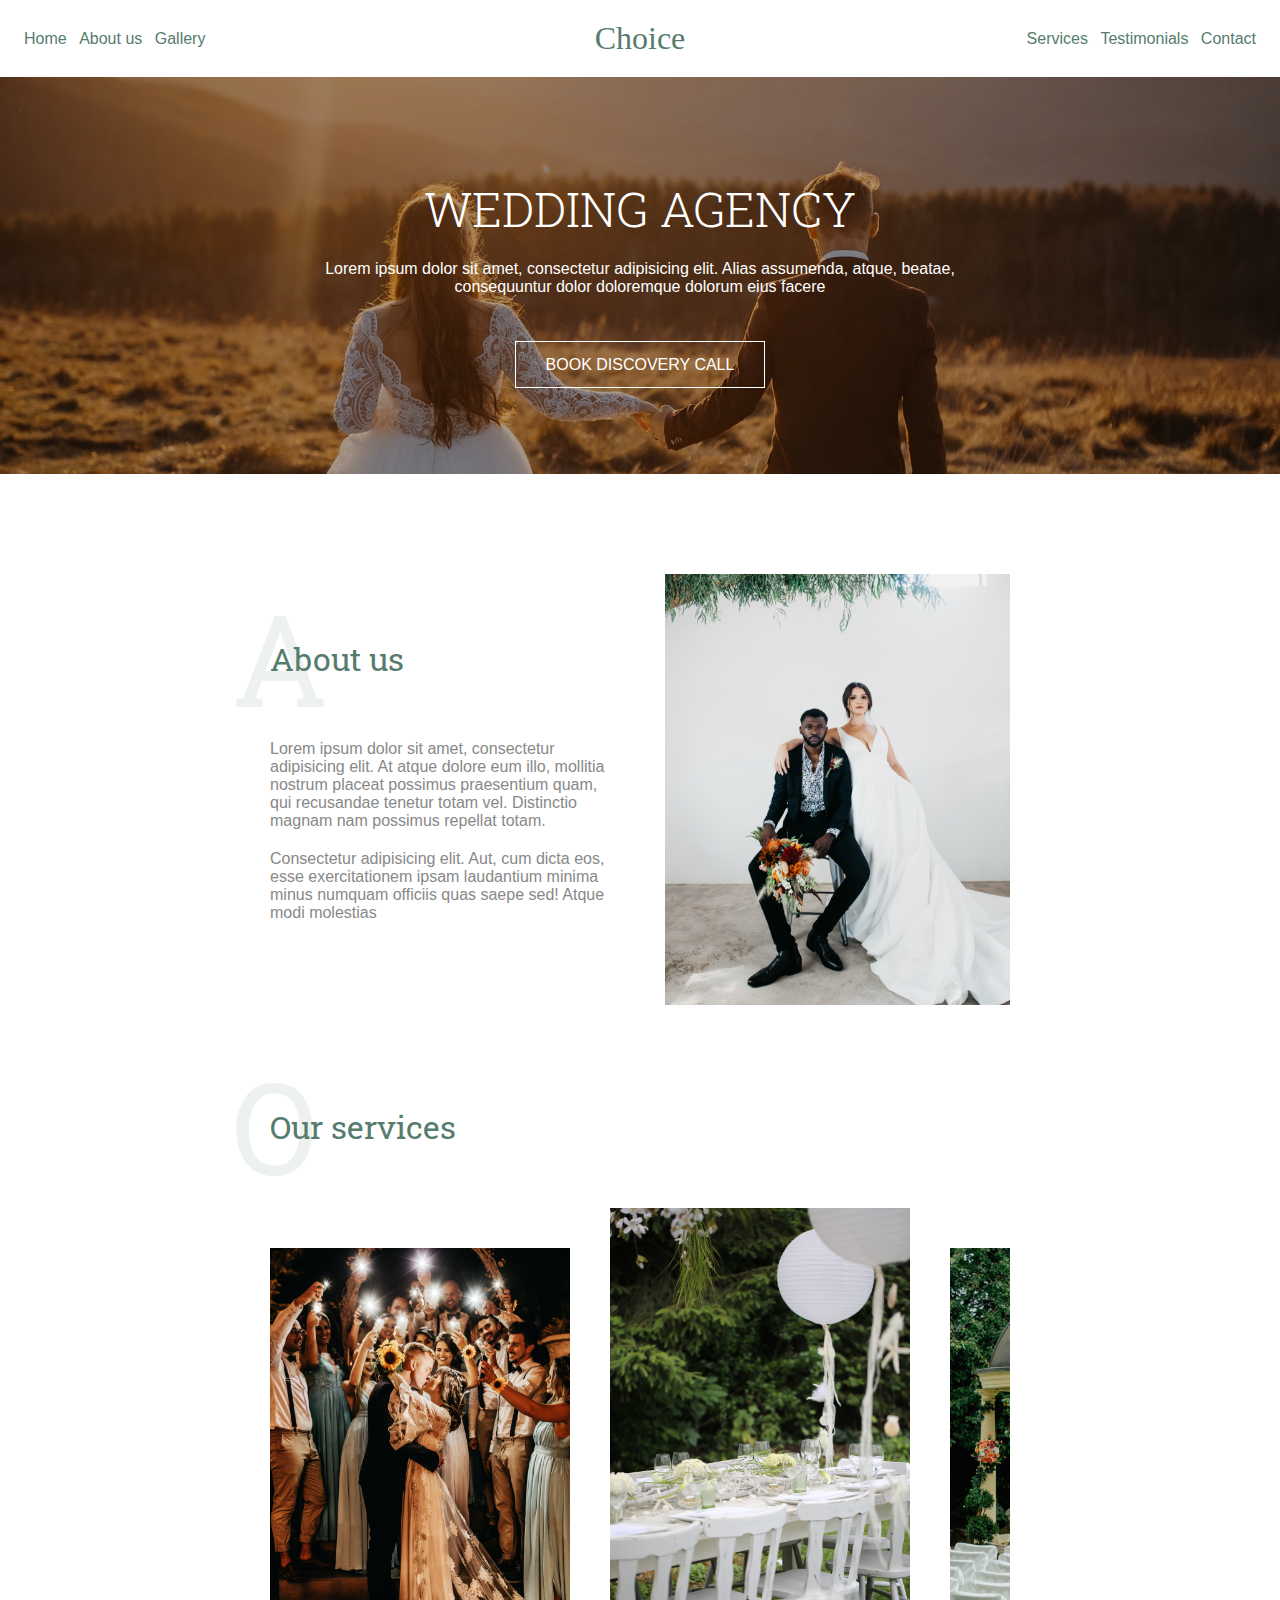
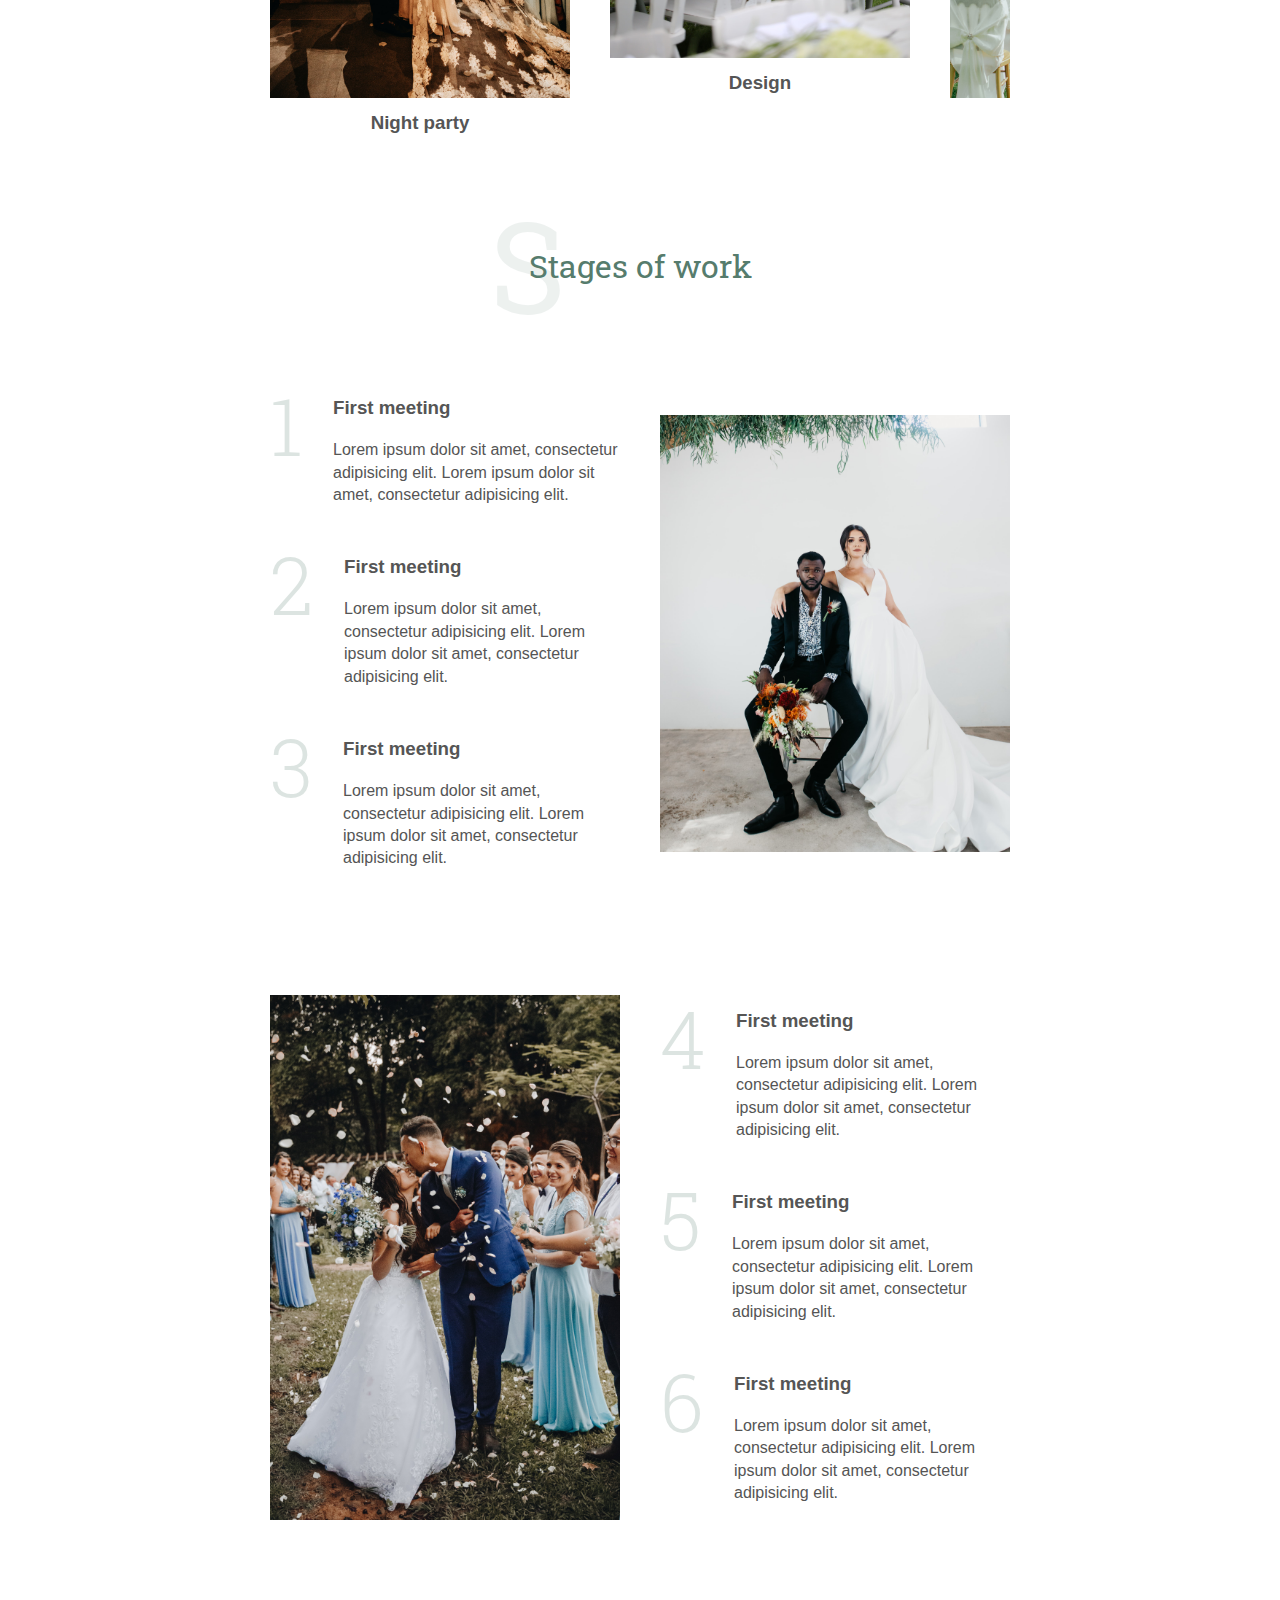
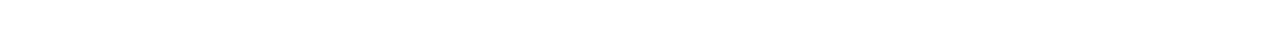
<file: wedding/index.html>
<!doctype html>
<html lang="en">
<head>
    <meta charset="UTF-8">
    <meta name="viewport" content="width=device-width, user-scalable=yes">
    <title>Wedding agency</title>
    <link rel="stylesheet" href="style.css">
</head>
<body>
    <header>
        <div class="header-navigations">
            <nav>
                <a href="">Home</a>
                <a href="">About us</a>
                <a href="">Gallery</a>
            </nav>
            <a href="" class="logo">Choice</a>
            <nav>
                <a href="">Services</a>
                <a href="">Testimonials</a>
                <a href="">Contact</a>
            </nav>
        </div>
    </header>
    <div class="cta">
        <div class="content">
            <div class="center">
                <h1>Wedding agency</h1>
                <p>Lorem ipsum dolor sit amet, consectetur adipisicing elit. Alias assumenda, atque, beatae, consequuntur dolor doloremque dolorum eius facere</p>
                <a href="" class="btn">book discovery call</a>
            </div>
        </div>
    </div>
    <section id="about">
        <div>
            <h2><span>A</span>About us</h2>
            <p>Lorem ipsum dolor sit amet, consectetur adipisicing elit. At atque dolore eum illo, mollitia nostrum placeat possimus praesentium quam, qui recusandae tenetur totam vel. Distinctio magnam nam possimus repellat totam.</p>
            <p>Consectetur adipisicing elit. Aut, cum dicta eos, esse exercitationem ipsam laudantium minima minus numquam officiis quas saepe sed! Atque modi molestias</p>
        </div>
        <img src="couple.jpg" alt="wedding couple">
    </section>
    <section id="services">
        <h2><span>O</span>Our services</h2>
        <div class="services">
            <a href="" class="service">
                <img src="night.jpg" alt="">
                <h3>Night party</h3>
            </a>
            <a href="" class="service">
                <img src="design.jpg" alt="">
                <h3>Design</h3>
            </a>
            <a href="" class="service">
                <img src="decoration.jpg" alt="">
                <h3>Decoration</h3>
            </a>
            <a href="" class="service">
                <img src="planning.jpg" alt="">
                <h3>Event Planning</h3>
            </a>
            <a href="" class="service">
                <img src="night.jpg" alt="">
                <h3>Night party</h3>
            </a>
            <a href="" class="service">
                <img src="design.jpg" alt="">
                <h3>Design</h3>
            </a>
            <a href="" class="service">
                <img src="decoration.jpg" alt="">
                <h3>Decoration</h3>
            </a>
            <a href="" class="service">
                <img src="planning.jpg" alt="">
                <h3>Event Planning</h3>
            </a>
        </div>
    </section>
    <section id="stages">
        <h2><span>S</span>Stages of work</h2>
        <div class="stage">
            <ol>
                <li>
                    <h3><span>1</span>First meeting</h3>
                    <p>Lorem ipsum dolor sit amet, consectetur adipisicing elit.
                        Lorem ipsum dolor sit amet, consectetur adipisicing elit.</p>
                </li>
                <li>
                    <h3><span>2</span>First meeting</h3>
                    <p>Lorem ipsum dolor sit amet, consectetur adipisicing elit. Lorem ipsum dolor sit amet, consectetur adipisicing elit.</p>
                </li>
                <li>
                    <h3><span>3</span>First meeting</h3>
                    <p>Lorem ipsum dolor sit amet, consectetur adipisicing elit. Lorem ipsum dolor sit amet, consectetur adipisicing elit.</p>
                </li>
            </ol>
            <img src="couple.jpg" alt="">
        </div>
        <div class="stage">
            <ol>
                <li>
                    <h3><span>4</span>First meeting</h3>
                    <p>Lorem ipsum dolor sit amet, consectetur adipisicing elit. Lorem ipsum dolor sit amet, consectetur adipisicing elit.</p>
                </li>
                <li>
                    <h3><span>5</span>First meeting</h3>
                    <p>Lorem ipsum dolor sit amet, consectetur adipisicing elit. Lorem ipsum dolor sit amet, consectetur adipisicing elit.</p>
                </li>
                <li>
                    <h3><span>6</span>First meeting</h3>
                    <p>Lorem ipsum dolor sit amet, consectetur adipisicing elit. Lorem ipsum dolor sit amet, consectetur adipisicing elit.</p>
                </li>
            </ol>
            <img src="planning.jpg" alt="">
        </div>
    </section>
</body>
</html>
</file>
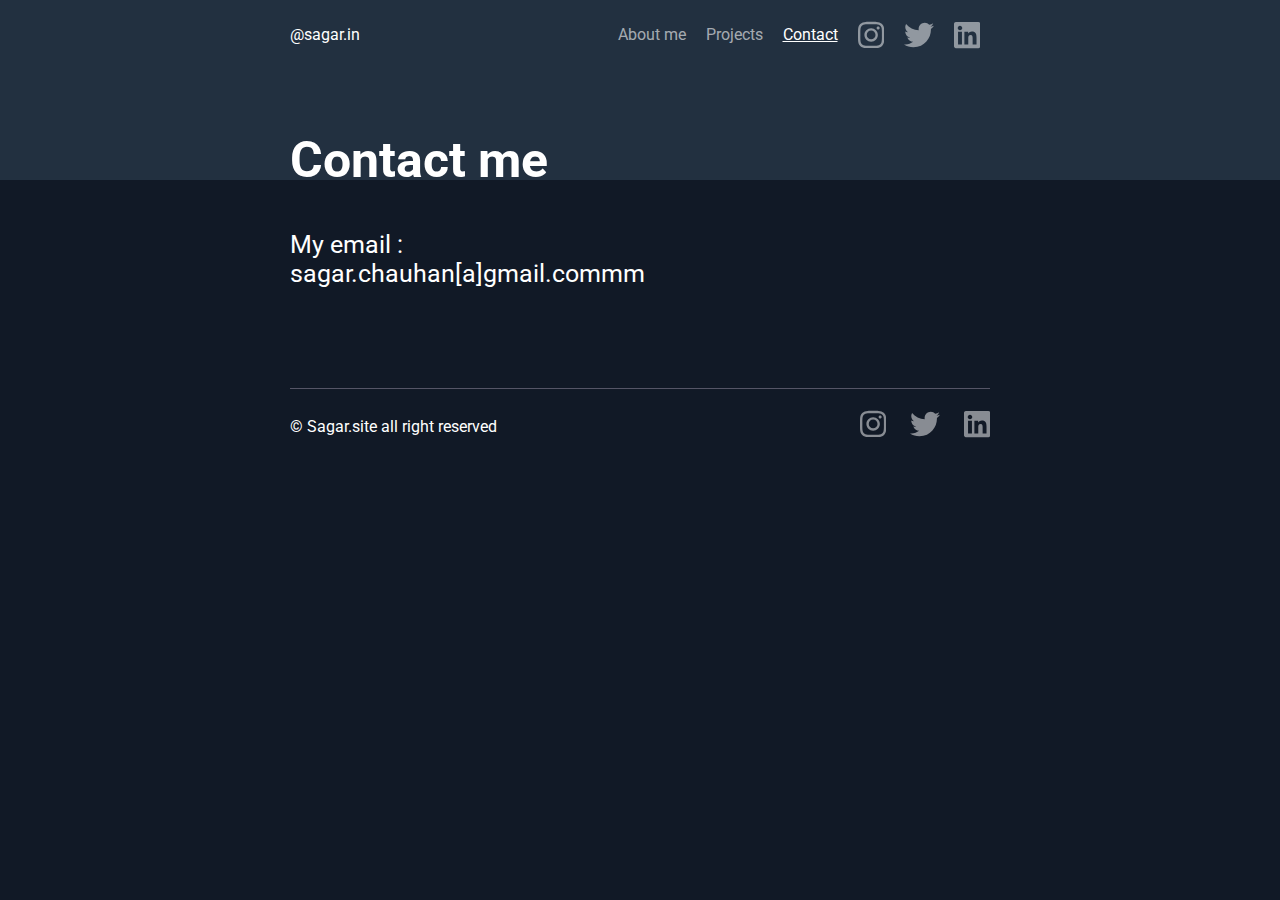
<file: dev-Protfolio/contact.html>
<!DOCTYPE html>
<html lang="en">
<head>
    <meta charset="UTF-8">
    <meta name="viewport" content="width=device-width, initial-scale=1.0">
    <title>Document</title>
    <link rel="stylesheet" href="style.css">
</head>
<body>
    <header>
        <div class="center">
            <a href="https://twitter.com/sagar_chauhan21" class="logo-link"> @sagar.in</a>
        <nav>
            <a href="index.html" class="nav-link" >About me</a>
            <a href="projects.html" class="nav-link">Projects</a>
            <a href="" class="nav-link active">Contact</a>
            <a href="" class="social-link">
                <svg xmlns="http://www.w3.org/2000/svg" viewBox="0 0 448 512"><!--!Font Awesome Free 6.5.1 by @fontawesome - https://fontawesome.com License - https://fontawesome.com/license/free Copyright 2024 Fonticons, Inc.--><path d="M224.1 141c-63.6 0-114.9 51.3-114.9 114.9s51.3 114.9 114.9 114.9S339 319.5 339 255.9 287.7 141 224.1 141zm0 189.6c-41.1 0-74.7-33.5-74.7-74.7s33.5-74.7 74.7-74.7 74.7 33.5 74.7 74.7-33.6 74.7-74.7 74.7zm146.4-194.3c0 14.9-12 26.8-26.8 26.8-14.9 0-26.8-12-26.8-26.8s12-26.8 26.8-26.8 26.8 12 26.8 26.8zm76.1 27.2c-1.7-35.9-9.9-67.7-36.2-93.9-26.2-26.2-58-34.4-93.9-36.2-37-2.1-147.9-2.1-184.9 0-35.8 1.7-67.6 9.9-93.9 36.1s-34.4 58-36.2 93.9c-2.1 37-2.1 147.9 0 184.9 1.7 35.9 9.9 67.7 36.2 93.9s58 34.4 93.9 36.2c37 2.1 147.9 2.1 184.9 0 35.9-1.7 67.7-9.9 93.9-36.2 26.2-26.2 34.4-58 36.2-93.9 2.1-37 2.1-147.8 0-184.8zM398.8 388c-7.8 19.6-22.9 34.7-42.6 42.6-29.5 11.7-99.5 9-132.1 9s-102.7 2.6-132.1-9c-19.6-7.8-34.7-22.9-42.6-42.6-11.7-29.5-9-99.5-9-132.1s-2.6-102.7 9-132.1c7.8-19.6 22.9-34.7 42.6-42.6 29.5-11.7 99.5-9 132.1-9s102.7-2.6 132.1 9c19.6 7.8 34.7 22.9 42.6 42.6 11.7 29.5 9 99.5 9 132.1s2.7 102.7-9 132.1z"/></svg>
            </a>
            <a href="" class="social-link">
                <svg xmlns="http://www.w3.org/2000/svg" viewBox="0 0 512 512"><!--!Font Awesome Free 6.5.1 by @fontawesome - https://fontawesome.com License - https://fontawesome.com/license/free Copyright 2024 Fonticons, Inc.--><path d="M459.4 151.7c.3 4.5 .3 9.1 .3 13.6 0 138.7-105.6 298.6-298.6 298.6-59.5 0-114.7-17.2-161.1-47.1 8.4 1 16.6 1.3 25.3 1.3 49.1 0 94.2-16.6 130.3-44.8-46.1-1-84.8-31.2-98.1-72.8 6.5 1 13 1.6 19.8 1.6 9.4 0 18.8-1.3 27.6-3.6-48.1-9.7-84.1-52-84.1-103v-1.3c14 7.8 30.2 12.7 47.4 13.3-28.3-18.8-46.8-51-46.8-87.4 0-19.5 5.2-37.4 14.3-53 51.7 63.7 129.3 105.3 216.4 109.8-1.6-7.8-2.6-15.9-2.6-24 0-57.8 46.8-104.9 104.9-104.9 30.2 0 57.5 12.7 76.7 33.1 23.7-4.5 46.5-13.3 66.6-25.3-7.8 24.4-24.4 44.8-46.1 57.8 21.1-2.3 41.6-8.1 60.4-16.2-14.3 20.8-32.2 39.3-52.6 54.3z"/></svg>
            </a>
            <a href="" class="social-link">
                <svg xmlns="http://www.w3.org/2000/svg" viewBox="0 0 448 512"><!--!Font Awesome Free 6.5.1 by @fontawesome - https://fontawesome.com License - https://fontawesome.com/license/free Copyright 2024 Fonticons, Inc.--><path d="M416 32H31.9C14.3 32 0 46.5 0 64.3v383.4C0 465.5 14.3 480 31.9 480H416c17.6 0 32-14.5 32-32.3V64.3c0-17.8-14.4-32.3-32-32.3zM135.4 416H69V202.2h66.5V416zm-33.2-243c-21.3 0-38.5-17.3-38.5-38.5S80.9 96 102.2 96c21.2 0 38.5 17.3 38.5 38.5 0 21.3-17.2 38.5-38.5 38.5zm282.1 243h-66.4V312c0-24.8-.5-56.7-34.5-56.7-34.6 0-39.9 27-39.9 54.9V416h-66.4V202.2h63.7v29.2h.9c8.9-16.8 30.6-34.5 62.9-34.5 67.2 0 79.7 44.3 79.7 101.9V416z"/></svg>
            </a>
           
        </nav>
        </div>
        
    </header>
    <div class="h1">
    <h1 class="center">
       Contact me
    </h1>
    </div> 
      <div class="contact center">
        My email : <br/>
        sagar.chauhan[a]gmail.commm
      </div>
    
    <footer class="center">
        <p>&copy; Sagar.site all right reserved</p>
        <div>
            <a href="" class="social-link">
                <svg xmlns="http://www.w3.org/2000/svg" viewBox="0 0 448 512"><!--!Font Awesome Free 6.5.1 by @fontawesome - https://fontawesome.com License - https://fontawesome.com/license/free Copyright 2024 Fonticons, Inc.--><path d="M224.1 141c-63.6 0-114.9 51.3-114.9 114.9s51.3 114.9 114.9 114.9S339 319.5 339 255.9 287.7 141 224.1 141zm0 189.6c-41.1 0-74.7-33.5-74.7-74.7s33.5-74.7 74.7-74.7 74.7 33.5 74.7 74.7-33.6 74.7-74.7 74.7zm146.4-194.3c0 14.9-12 26.8-26.8 26.8-14.9 0-26.8-12-26.8-26.8s12-26.8 26.8-26.8 26.8 12 26.8 26.8zm76.1 27.2c-1.7-35.9-9.9-67.7-36.2-93.9-26.2-26.2-58-34.4-93.9-36.2-37-2.1-147.9-2.1-184.9 0-35.8 1.7-67.6 9.9-93.9 36.1s-34.4 58-36.2 93.9c-2.1 37-2.1 147.9 0 184.9 1.7 35.9 9.9 67.7 36.2 93.9s58 34.4 93.9 36.2c37 2.1 147.9 2.1 184.9 0 35.9-1.7 67.7-9.9 93.9-36.2 26.2-26.2 34.4-58 36.2-93.9 2.1-37 2.1-147.8 0-184.8zM398.8 388c-7.8 19.6-22.9 34.7-42.6 42.6-29.5 11.7-99.5 9-132.1 9s-102.7 2.6-132.1-9c-19.6-7.8-34.7-22.9-42.6-42.6-11.7-29.5-9-99.5-9-132.1s-2.6-102.7 9-132.1c7.8-19.6 22.9-34.7 42.6-42.6 29.5-11.7 99.5-9 132.1-9s102.7-2.6 132.1 9c19.6 7.8 34.7 22.9 42.6 42.6 11.7 29.5 9 99.5 9 132.1s2.7 102.7-9 132.1z"/></svg>
            </a>
            <a href="" class="social-link">
                <svg xmlns="http://www.w3.org/2000/svg" viewBox="0 0 512 512"><!--!Font Awesome Free 6.5.1 by @fontawesome - https://fontawesome.com License - https://fontawesome.com/license/free Copyright 2024 Fonticons, Inc.--><path d="M459.4 151.7c.3 4.5 .3 9.1 .3 13.6 0 138.7-105.6 298.6-298.6 298.6-59.5 0-114.7-17.2-161.1-47.1 8.4 1 16.6 1.3 25.3 1.3 49.1 0 94.2-16.6 130.3-44.8-46.1-1-84.8-31.2-98.1-72.8 6.5 1 13 1.6 19.8 1.6 9.4 0 18.8-1.3 27.6-3.6-48.1-9.7-84.1-52-84.1-103v-1.3c14 7.8 30.2 12.7 47.4 13.3-28.3-18.8-46.8-51-46.8-87.4 0-19.5 5.2-37.4 14.3-53 51.7 63.7 129.3 105.3 216.4 109.8-1.6-7.8-2.6-15.9-2.6-24 0-57.8 46.8-104.9 104.9-104.9 30.2 0 57.5 12.7 76.7 33.1 23.7-4.5 46.5-13.3 66.6-25.3-7.8 24.4-24.4 44.8-46.1 57.8 21.1-2.3 41.6-8.1 60.4-16.2-14.3 20.8-32.2 39.3-52.6 54.3z"/></svg>
            </a>
            <a href="" class="social-link">
                <svg xmlns="http://www.w3.org/2000/svg" viewBox="0 0 448 512"><!--!Font Awesome Free 6.5.1 by @fontawesome - https://fontawesome.com License - https://fontawesome.com/license/free Copyright 2024 Fonticons, Inc.--><path d="M416 32H31.9C14.3 32 0 46.5 0 64.3v383.4C0 465.5 14.3 480 31.9 480H416c17.6 0 32-14.5 32-32.3V64.3c0-17.8-14.4-32.3-32-32.3zM135.4 416H69V202.2h66.5V416zm-33.2-243c-21.3 0-38.5-17.3-38.5-38.5S80.9 96 102.2 96c21.2 0 38.5 17.3 38.5 38.5 0 21.3-17.2 38.5-38.5 38.5zm282.1 243h-66.4V312c0-24.8-.5-56.7-34.5-56.7-34.6 0-39.9 27-39.9 54.9V416h-66.4V202.2h63.7v29.2h.9c8.9-16.8 30.6-34.5 62.9-34.5 67.2 0 79.7 44.3 79.7 101.9V416z"/></svg>
            </a>
        </div>
    </footer>
</body>
</html>
</file>
<file: Catering/style.css>
@import url('https://fonts.googleapis.com/css2?family=Montserrat:wght@200;400;700&display=swap');
:root{
    --green:#37784E;
}
*{
    padding:0;
    margin:0;
}

img{
    max-width: 100%;
}
h1{
    font-weight:normal;
    margin-bottom: 10px;
    font-size:3rem;
}
h2{
    font-size: 2rem;
    margin-bottom: 20px;
}
p{
    color:#777;
    line-height:1.5rem;
}
p a{
    color:#555;
    font-weight:bold;
    text-decoration:none;
}
div.shadow-text{
    color:#000;
    opacity: 0.05;
    font-size:8rem;
    font-weight:bold;
    letter-spacing: 2px;
}

body{
    font-family: 'Montserrat', sans-serif;
    overflow-x: hidden;
}
header > div{
    display: grid;
    grid-template-columns: min-content 1fr;
}
div.center{
    max-width: 700px;
    margin: 0 auto;
}
header{
    padding: 20px 0;
}
header a{
    text-decoration: none;
    color:#000;
    display: inline-block;
    padding: 5px 10px;
    font-weight: bold;
}
header a.logo{
    color:#37784E;
    padding-left: 0;
}
header nav{
    text-align: right;
}

@media screen and (max-width:730px) {
    header nav a:not(:first-child){
        color:white;
    }
}
div.two-columns{
    display: grid;
    grid-template-columns: 1fr 1fr;
    gap: 20px;
    align-items: center;
}
div.intro{
    padding: 80px 0;
    min-height: 500px;
}
div.intro img{
    position: absolute;
    top:0;
    right:0;
    z-index:-1;
    width:320px;
    height:auto;
}
div.vertical-line{
    transform: rotate(-90deg);
    display: inline-block;
    position:absolute;
    left:-70px;
    bottom:-100px;
    color:#aaa;
    text-transform: uppercase;
    font-size:0.7rem;
}
div.vertical-line::after{
    content:'';
    width:100px;
    margin-bottom: 4px;
    margin-left: 5px;
    height:1px;
    display: inline-block;
    background-color:#ccc;
}
div.intro > div.two-columns > div:first-child{
    position: relative
}
div.nutritions{
    position:relative;
}
div.nutritions svg{
    position: absolute;
    left:-200px;
    top:50px;
    z-index: -1;
    width: 600px;
}
div.horizontal-line{
    color:#888;
    font-size:0.7rem;
    margin-bottom: 30px;
}
div.horizontal-line::before{
    content:'';
    display: inline-block;
    width:100px;
    height:1px;
    background-color:#aaa;
    margin-bottom: 2px;
    margin-right: 5px;
}



div.testimonials-box{
    box-shadow: 0 0 15px rgba(0,0,0,0.05);
    margin: 150px 20px 0;
    padding: 50px 30px;
    border-radius:20px;
    position:relative;
    z-index: 1;
    background-color:#fff;
}
div.testimonials-box > h3{
    position: absolute;
    top:-20px;
    font-size:2rem;
}
div.testimonial-content{
    display: grid;
    grid-template-columns: 200px 1fr;
    gap: 40px;
}
div.testimonial-content img.profile{
    border-radius: 50%;
}
.profile-image{
    position: relative;
    left:10px;
}
.profile-image img.leavs{
    position:absolute;
    right:-10px;
    bottom:-10px;
}
.profile-image .circle{
    height: 210px;
    width: 210px;
    position: absolute;
    top:-10px;
    left:-10px;
    z-index: -1;
    border-radius: 50%;
    background-color: var(--green);
}
.testimonials-columns{
    display: grid;
    grid-template-columns: 1fr 40px;
    gap: 40px;
}
.testimonial-contents{
    height:280px;
    overflow-y: scroll;
    scroll-behavior: smooth;
    scroll-snap-type: y mandatory;
}
.testimonial-content{
    padding: 50px 0;
    scroll-snap-align: start;
}
.testimonial-links a img{
    display: block;
    border-radius: 50%;
    margin-bottom: 10px;
}
div.stars{
    color:#ACC6B6;
    margin-top: 4px;
    margin-bottom: 10px;
    letter-spacing: 5px;
}
div.stars div.filled{
    display: inline-block;
    color:var(--green);
}
div.testimonial-content p{
    font-size:0.8em;
    line-height:1.2rem;
}
div.testimonials div.shadow-text{
    position: absolute;
    top:-100px;
    z-index: -1;
}
div.testimonials{
    position: relative;
}

div.download{
    margin-top: 80px;
    position: relative;
}
div.download h2{
    font-size:2.5rem;
}
div.download div.shadow-text{
    position: absolute;
    z-index: -1;
    top:100px;
}
a.download{
    margin-top: 20px;
    text-decoration: none;
    display: inline-block;
    width: 144px;
    height: 35px;
    overflow: hidden;
    border: 2px solid #aaa;
    border-radius: 10px;
}
a.download img{
    width:150px;
    max-width:initial;
    position: relative;
    left:-2px;
    top:-2px;
}


footer{
    color:#fff;
}
footer p{
    color:#fff;
}
footer svg{
    display:block;
}
.footer-content{
    background-color:var(--green);
    padding: 20px;
}
footer a.logo{
    color:#fff;
    text-decoration: none;
    font-size:2rem;
    margin-bottom: 20px;
    display: inline-block;
    font-weight:bold;
}
footer form{
    margin-top: 20px;
    background-color:#609372;
    padding:5px;
    border-radius: 10px;
    display: inline-block;
}
footer form input{
    background-color:transparent;
    border:0;
    color:#fff;
    min-width:200px;
    padding: 10px;
}
footer form input::placeholder{
    color:#fff;
}
footer button{
    background-color:#fff;
    border:0;
    padding: 10px;
    border-radius:10px;
    color:var(--green);
    font-size: 1.2rem;
    cursor: pointer;
    font-weight:bold;
}
</file>
<file: Credit_card/style.css>
/* Import Google Font - Poppins */
@import url("https://fonts.googleapis.com/css2?family=Poppins:wght@300;400;500;600&display=swap");

* {
  margin: 0;
  padding: 0;
  box-sizing: border-box;
  font-family: "Poppins", sans-serif;
}
body {
  min-height: 100vh;
  display: flex;
  align-items: center;
  justify-content: center;
  background: #e3f2fd;
}
.container {
  position: relative;
  background-image: url("bg.png");
  background-size: cover;
  padding: 25px;
  border-radius: 28px;
  max-width: 380px;
  width: 100%;
  box-shadow: 0 5px 10px rgba(0, 0, 0, 0.1);
}
header,
.logo {
  display: flex;
  align-items: center;
  justify-content: space-between;
}
.logo img {
  width: 48px;
  margin-right: 10px;
}
h5 {
  font-size: 16px;
  font-weight: 400;
  color: #fff;
}
header .chip {
  width: 60px;
}
h6 {
  color: #fff;
  font-size: 10px;
  font-weight: 400;
}
h5.number {
  margin-top: 4px;
  font-size: 18px;
  letter-spacing: 1px;
}
h5.name {
  margin-top: 20px;
}
.container .card-details {
  margin-top: 40px;
  display: flex;
  justify-content: space-between;
  align-items: flex-end;
}
</file>
<file: Date/styles.css>
* {
    margin: 0;
    padding: 0;
    box-sizing: border-box;
  }
  
  .hide {
    display: none;
  }
  
  body {
    padding: 2rem;
    width: 100%;
    min-height: 100vh;
    background-image: linear-gradient(to right bottom, #cffafe, #22d3ee);
    display: flex;
    flex-direction: column;
  }
  
  .header-img {
    display: flex;
    width: 100%;
    max-width: 600px;
    margin-inline: auto;
    filter: drop-shadow(5px 5px 20px rgba(0, 0, 0, 0.2));
  }
  
  .container {
    flex: 1;
    position: relative;
    isolation: isolate;
    width: 100%;
    max-width: 1200px;
    margin-inline: auto;
  }
  
  .image-1,
  .image-2 {
    position: absolute;
    top: 50%;
    left: 50%;
    transform: translate(-50%, -50%);
  }
  
  .image-1 {
    width: 175px;
  }
  
  .image-2 {
    width: 250px;
  }
  
  .btn {
    position: absolute;
    top: calc(100% - 5rem);
    min-width: 120px;
    padding: 0.75rem 1rem;
    font-size: 1.25rem;
    outline: none;
    border: none;
    background-color: #f8fafc;
    border-radius: 5px;
    box-shadow: 5px 5px 10px rgba(0, 0, 0, 0.1);
    cursor: pointer;
    transition: 0.3s;
  }
  
  .btn:hover {
    background-color: #e2e8f0;
    box-shadow: 5px 5px 10px rgba(0, 0, 0, 0.2);
  }
  
  .btn-yes {
    left: 50%;
    transform: translateX(calc(-100% - 1rem));
    z-index: 1;
  }
  
  .btn-no {
    left: calc(50% + 1rem);
    transition: all 0.5s ease;
    z-index: 2;
  }
</file>
<file: dev-Protfolio/style.css>
@import url('https://fonts.googleapis.com/css2?family=Lato&family=Roboto:wght@300;400&display=swap');
body{
    background-color: #111926;
    color: #fff;
    font-family: 'Roboto', sans-serif;
    margin: 0;
}
.center{
    max-width: 700px;
   margin-left: auto;
   margin-right: auto;
}
header{
    background-color: #223040;
    padding: 20px 0;
}
header div.center{
    display: flex;
    justify-content: space-between;
}

header a {
    color: #fff;
    text-decoration: none;
    height: 30px;
    line-height: 30px;
    display: inline-block;
}
header a.nav-link.active{
    color: #fff;
    text-decoration: underline; 
}
 a.social-link svg {     /* header a.social-link svg ,footer svg */
  fill: rgba(255,255,255,0.5);
  height: 30px;
  
}
header nav{
    display: flex;
}
header nav a{
    padding: 0 10px;
    color: rgba(255,255,255,0.6);
}
div.intro{
    background-color: #111926;
    
    display: flex;
    gap: 20px;
    justify-content: space-between;
}
div.intro img{
    width:200px ;
    height: 200px;
    border-radius: 50%;
    margin-top: 20px;
    
}  
div.intro p{
    margin: 0;
    align-self: center;
}
div.h1{
    background-color:#223040
}
h1{
margin: 0;
padding-top: 70px;
font-size: 50px;
line-height:40px ;
}
footer{
    display: flex;
    justify-content: space-between;
    margin-top: 50px;
    border-top: 1px solid #556;
    padding: 20px 0;
}
footer p{
    margin: 0;
    align-self: center;
}
footer a{
    text-decoration: none;
}
div.contact{
    text-align:left;
    padding: 50px;
    font-size: 25px;

}
div.projects{
    padding: 50px 0;
    display: grid;
    grid-template-columns: 1fr 1fr ;
    gap: 50px;
}
div.project img{
    max-width: 100%;
}
div.project h2{
    text-align: center;
}
footer a.social-link{
    margin-left: 20px;
}
</file>
<file: Flipping/style.css>
/* Import Google Font - Poppins */
@import url("https://fonts.googleapis.com/css2?family=Poppins:wght@300;400;500;600&display=swap");
* {
  margin: 0;
  padding: 0;
  box-sizing: border-box;
  font-family: "Poppins", sans-serif;
}
section {
  position: relative;
  min-height: 100vh;
  width: 100%;
  background: #121321;
  display: flex;
  align-items: center;
  justify-content: center;
  color: #fff;
  perspective: 1000px;
}
section::before {
  content: "";
  position: absolute;
  height: 240px;
  width: 240px;
  border-radius: 50%;
  transform: translate(-150px, -100px);
  background: linear-gradient(90deg, #9c27b0, #f3f5f5);
}
section::after {
  content: "";
  position: absolute;
  height: 240px;
  width: 240px;
  border-radius: 50%;
  transform: translate(150px, 100px);
  background: linear-gradient(90deg, #9c27b0, #f3f5f5);
}
.container {
  position: relative;
  height: 225px;
  width: 375px;
  z-index: 100;
  transition: 0.6s;
  transform-style: preserve-3d;
}
.container:hover {
  transform: rotateY(180deg);
}
.container .card {
  position: absolute;
  height: 100%;
  width: 100%;
  padding: 25px;
  border-radius: 25px;
  backdrop-filter: blur(25px);
  background: rgba(255, 255, 255, 0.1);
  box-shadow: 0 25px 45px rgba(0, 0, 0, 0.25);
  border: 1px solid rgba(255, 255, 255, 0.1);
  backface-visibility: hidden;
}
.front-face header,
.front-face .logo {
  display: flex;
  align-items: center;
}
.front-face header {
  justify-content: space-between;
}
.front-face .logo img {
  width: 48px;
  margin-right: 10px;
}
h5 {
  font-size: 16px;
  font-weight: 400;
}
.front-face .chip {
  width: 50px;
}
.front-face .card-details {
  display: flex;
  margin-top: 40px;
  align-items: flex-end;
  justify-content: space-between;
}
h6 {
  font-size: 10px;
  font-weight: 400;
}
h5.number {
  font-size: 18px;
  letter-spacing: 1px;
}
h5.name {
  margin-top: 20px;
}
.card.back-face {
  border: none;
  padding: 15px 25px 25px 25px;
  transform: rotateY(180deg);
}
.card.back-face h6 {
  font-size: 8px;
}
.card.back-face .magnetic-strip {
  position: absolute;
  top: 40px;
  left: 0;
  height: 45px;
  width: 100%;
  background: #000;
}
.card.back-face .signature {
  display: flex;
  justify-content: flex-end;
  align-items: center;
  margin-top: 80px;
  height: 40px;
  width: 85%;
  border-radius: 6px;
  background: repeating-linear-gradient(
    #fff,
    #fff 3px,
    #efefef 0px,
    #efefef 9px
  );
}
.signature i {
  color: #000;
  font-size: 12px;
  padding: 4px 6px;
  border-radius: 4px;
  background-color: #fff;
  margin-right: -30px;
  z-index: -1;
}
.card.back-face h5 {
  font-size: 8px;
  margin-top: 15px;
}
</file>
<file: Gym website/gym.css>
@import url('https://fonts.googleapis.com/css2?family=Roboto:wght@300;400;700&display=swap');
*{
    margin:0;
    padding:0;
}
img{
    max-width:100%;
}
h2{
    font-size: 2rem;
}
.center{
    max-width:780px;
    margin:0 auto;
    position:relative;
}


body{
    font-family: 'Roboto', sans-serif;
    overflow-x: hidden;
}
a.btn, button, .mobile-nav-btn{
    background-color: #222;
    color: #fff;
    padding: 12px 25px;
    border:0;
    border-radius: 5px;
    text-decoration: none;
    display: inline-block;
    cursor: pointer;
}
header{
    padding: 20px;
}
header div.columns{
    display: flex;
    justify-content:space-between;
    align-items:center;
}
header nav a{
    text-decoration: none;
    color:#333;
    margin-right: 20px;
    position: relative;
}
header nav a span{
    position: relative;
}
header nav a.active span:before{
    content: '';
    position: absolute;
    left: 0;
    right:0;
    bottom:-2px;
    border-bottom: 10px solid #46C6CB;
    z-index: -1;
}
.mobile-nav-btn{
    display:none;
}
#navCb{
    display:none;
}
@media screen and (max-width: 768px) {
    header{
        padding:0;
    }
    header div.columns{
        background-color:#fff;
        display:block;
        position: relative;
        z-index:10;
        padding: 20px;
    }
    header nav a.active span:before{
        bottom:-2px;
        border-bottom-width: 15px;
    }
    header nav a{
        display: block;
        font-size:2rem;
    }
    .mobile-nav-btn{
        position:absolute;
        top:10px;
        right:15px;
        display: inline-block;
        transform: rotate(90deg);
        padding: 20px;
        z-index:15;
    }
    #navCb:not(:checked) ~ div.columns{
        display:block;
    }
    #navCb:checked ~ div.columns{
        display:none;
    }
}

section.intro{
    display:grid;
    grid-template-columns: 1.2fr 0.8fr;
    padding: 0 20px;
    position:relative;
    gap: 50px;
}
@media screen and (max-width: 768px) {
    section.intro{
        grid-template-columns: 1fr;
    }
    .intro-picture{
        display: none;
    }
}
section.intro .content-column{
    padding-top: 25px;
}
section.intro h1{
    color: #D8A9D8;
    text-transform: uppercase;
    font-size:3rem;
}
section.intro h2{
    text-transform: uppercase;
    font-size: 2.4rem;
}
section.intro p{
    color: #666;
    font-size:.8rem;
    line-height: 1.3rem;
    margin-top:20px;
    margin-bottom: 30px;
}
.shadow-text{
    position: absolute;
    top:30px;
    left:-30px;
    color: rgba(0,0,0,.05);
    font-size:7rem;
    line-height:6rem;
    z-index: -1;
    font-weight: bold;
}

section.intro div.circle{
    width: 700px;
    height: 700px;
    border-radius:50%;
    background: linear-gradient(270deg, #ABB6E4 200px, #EFB6C5);
    position: absolute;
    top:-250px;
    right:-350px;
    z-index: -1;
}
.intro-picture img{
    width: 250px;
    margin-top: 40px;
}
.dots{
    background: url('dot.png');
    position: absolute;
    z-index: -1;
    right: -100px;
    top: 60px;
    opacity: 0.5;
    width: 250px;
    height: 180px;
}

form.intro-booking{
    display: grid;
    position: relative;
    top: -5px;
    grid-template-columns: 50px 1fr 50px 1fr 50px 1fr 1fr;
    background-color: #fff;
    align-items: center;
    box-shadow: 0 0 10px rgba(0,0,0,0.15);
    margin: 0;
    border-radius:5px;
    border: 3px solid #fff;
}
form.intro-booking div.icon{
    text-align: center;
}
form.intro-booking svg{
    height: 20px;
}
form.intro-booking input{
    display: block;
    border:0;
    padding: 5px 0;
    border-right: 1px solid #ddd;
}
@media screen and (max-width: 768px) {
    form.intro-booking{
        margin: 40px 20px 0;
        grid-template-columns: 50px 1fr 50px 1fr;
    }
    form.intro-booking input{
        border-right: 0;
        border-bottom: 1px solid #ddd;
    }
    form.intro-booking button{
        grid-column: 4;
        margin-top: 3px;
    }
}

section.about{
    display: grid;
    grid-template-columns: 1fr 1fr;
    padding-right: 20px;
    margin-top: 120px;
    gap: 50px;
    position:relative;
}
section.about div.shadow-text{
    top:-50px;
    left:-50px;
    z-index: 1;
    white-space: nowrap;
}
section.about div:not(.shadow-text){
    position:relative;
    z-index: 3;
}
section.about p{
    margin: 20px 0;
    color:#555;
    font-size: .8rem;
    line-height: 1.3rem;
}
@media screen and (max-width: 768px) {
    section.about{
        grid-template-columns:1fr;
        padding: 0 20px;
    }
    section.about img{
        display: none;
    }
}



section.services{
    background-color:#000;
    color:#fff;
    margin-top: 50px;
    padding: 70px 20px 0;
    position: relative;
}
section.services .shadow-text{
    color: rgba(255,255,255,.1);
    z-index: 1;
    left:0;
    top: -50px;
}
section.services div.columns{
    display: grid;
    grid-template-columns: 1fr 1fr 1fr;
    align-items: flex-end;
}
.service{
    margin: 50px 0;
}
.service .number{
    font-size: 3rem;
    font-weight: bold;
    -webkit-text-stroke: 1px #fff;
    color:#000;
}
.service h3{
    margin: 10px 0 10px;
}
.service p{
    color: rgba(255,255,255,.5);
    font-size: .8rem;
    line-height: 1.2rem;
}
@media screen and (max-width: 768px) {
    section.services img{
        display: none;
    }
    section.services div.columns {
        grid-template-columns: 1fr;
    }
    .service{
        margin: 20px 0;
    }
}


section.classes{
    position: relative;
    padding: 70px 20px;
}
section.classes .shadow-text{
    top:-50px;
    left:-50px;
    font-size:5rem;
}
.classes-grid{
    display:grid;
    grid-template-columns: 1fr 1fr 1fr;
    gap: 25px;
    margin-top: 30px;
}
.classes-grid .class{
    box-shadow: 0 0 3px rgba(0,0,0,.1);
    padding: 20px;
    background: #fff;
    border-radius: 5px;
    position:relative;
    color:#000;
    text-decoration: none;
}
.classes-grid .class:after{
    content: '→';
    position: absolute;
    font-size: 2rem;
    right:10px;
    top: 50%;
    margin-top: -1rem;
    color:#45C3C8;
}
.class time{
    display:block;
    font-size: .8rem;
    margin-top: 7px;
}
@media screen and (max-width: 768px) {
    .classes-grid{
        grid-template-columns:1fr 1fr;
    }
    .class time{
        margin-right: 20px;
    }
}


section.facilities{
    background: linear-gradient(90deg, #C2B0E0 60%, #7DD7D8);
}
section.facilities img{
    border-top-right-radius: 120px;
    border-bottom-right-radius: 120px;
}
section.facilities div.columns{
    display: grid;
    align-items: center;
    grid-template-columns: max-content 1fr;
}
section.facilities div.content{
    position: relative;
    padding: 10px 60px;
    color:#fff;
}
section.facilities p{
    margin: 20px 0;
    font-size: .8rem;
}
section.facilities div.shadow-text{
    z-index: 1;
    color: rgba(255,255,255,.1);
    top:-50px;
    left:20px;
}
@media screen and (max-width: 768px) {
    section.facilities div.columns{
        grid-template-columns: 1fr;
        padding:20px;
    }
    section.facilities img{
        border-radius: 120px;
        box-sizing: border-box;
        display: block;
        width:100%;
    }
    section.facilities div.content{
        padding: 20px 0;
    }
}


section.team{
    padding: 80px 0 40px;
}
section.team .shadow-text{
    top:-50px;
    left: -50px;
}
div.teams-members{
    margin-top: 30px;
    display: grid;
    align-items:flex-end;
    grid-template-columns: 1fr 1fr 1fr;
    gap: 20px;
}
.member{
    text-align: center;
}
.member p{
    font-size: .8rem;
    color: #777;
}
.member img{
    border-radius: 15px;
}
.member h3{
    margin-top: 5px;
    margin-bottom: 5px;
}
@media screen and (max-width: 768px) {
    section.team{
        padding: 60px 20px;
    }
    div.teams-members{
        grid-template-columns:1fr;
    }
}



section.trainer div.columns{
    display: grid;
    grid-template-columns: 1fr 1fr;
    align-items: center;
    position: relative;
    overflow:hidden;
}
section.trainer div.columns > div{
    /*padding: 50px;*/
}
section.trainer .square{
    position: absolute;
    z-index:1;
    top:-50%;
    left:-10%;
    width:64%;
    height:250%;
    transform: rotate(20deg);
    background: linear-gradient(270deg, #ABB6E4, #EFB6C5);
}
section.trainer .content{
    position: absolute;
    margin: 0 auto;
    width: 100%;
    left:0;
    top:0;
    bottom:0;
    z-index:2;
    color:#fff;
    display: grid;
    grid-template-columns: 100%;
    align-items:center;
}
section.trainer h2{
    font-size: 3rem;
    text-transform: uppercase;
    margin-bottom: 20px;
}
section.trainer p{
    text-transform: uppercase;
}
section.trainer a{
    color:#fff;
    text-decoration: none;
    border-bottom: 2px solid rgba(255,255,255,.5);
}
section.trainer img{
    display: block;
}
@media screen and (max-width: 768px) {
    section.trainer div.columns{
        grid-template-columns: 1fr;
    }
    section.trainer .square{
        top:-50%;
        left:-40%;
        width:150%;
        height:250%;
        transform: rotate(20deg);
    }
    section.trainer div.content{
        padding:60px 20px;
        position: relative;
    }
    section.trainer img{
        display: none;
    }
}


footer{
    background-color: #2F2F2F;
    color:#fff;
    padding: 50px 0;
}
footer a{
    color:#fff;
}
footer .columns{
    display: grid;
    grid-template-columns:1fr 1fr 1fr;
    gap: 50px;
}
footer .links{
    display: grid;
    grid-template-columns:1fr 1fr;
}
footer .links a{
    display: block;
    padding: 10px 0;
    text-decoration: none;
    font-size: .8rem;
}
footer h4{
    margin-bottom: 20px;
}
footer a.logo{
    text-decoration: none;
    font-size:2rem;
    text-transform: uppercase;
    display: inline-block;
    margin-bottom: 20px;
    font-weight: 300;
    line-height: 2rem;
}
footer a.logo span{
    font-weight: bold;
    display:block;
    font-size:2.8rem;
    text-align: center;
    letter-spacing: 0px;
}
footer p{
    margin: 14px 0;
    font-size:.8rem;
    color:rgba(255,255,255,0.6);
}
@media screen and (max-width: 768px) {
    footer div.columns{
        grid-template-columns: 1fr;
        padding: 20px;
    }
}
</file>
<file: Photography-port/style.css>
@import url('https://fonts.googleapis.com/css2?family=Lato&family=Roboto+Condensed&display=swap');
@import url('https://fonts.googleapis.com/css2?family=Lato&family=Noto+Serif&display=swap');
body{
    background-color: #F8F7F4;
    font-family:'Roboto Condensed',sans-serif;
    margin:0;
}
h1,h2,h3,h4{
    font-family: 'Noto Serif', serif;
}
img{
    max-width: 100%;
}
header{
    justify-content:space-between;
    position:fixed;
    z-index:3;
    top:0;
    width:100%;
    padding: 15px 0;
}
header div.columns{
    max-width:700px;
    margin:0 auto;
    display: grid;
    grid-template-columns: 1fr 1fr 1fr;
}
header svg{
    height:20px;
}
header a.logo{
    text-align: center;
}
header a.logo svg{
    fill: #BD9A59;
    height:24px;
}
header a{
    text-decoration:none;
}
header nav{
    align-self: center;
}
header nav a{
    color: #777;
    font-size: 16px;
    margin-right: 10px;
}
header div.social{
    align-self: center;
    text-align:right;
}
header div.social a{
    margin-left: 10px;
    display: inline-block;
}
header div.social svg{
    fill: #777;
    height: 20px;
}
header label.hamburger{
    position: absolute;
    top:10px;
    right:10px;
    padding: 10px;
    cursor: pointer;
    color:#777;
    font-size: 22px;
    transform: rotate(90deg);
    z-index:10;
    border:0;
}
header div.mobile-navigation{
    background-color: #fff;
    padding: 100px 50px;
    position: fixed;
    text-align: center;
    top:0;
    left:0;
    right:0;
    bottom:0;
}
header div.mobile-navigation div.center{
    height: 100%;
    display: flex;
    align-items: center;
    justify-content: center;
    flex-direction: column;
}
header div.mobile-navigation a{
    display: block;
    color: #BD9A59;
    padding: 16px;
    width:100%;
    font-size: 22px;
    border-bottom: 1px solid #d8d7d4;
}
header div.mobile-navigation a:last-child{
    border-bottom:0;
}
header input[type="checkbox"] ~ div.mobile-navigation{
    display:none;
}
header input[type="checkbox"]:checked ~ div.mobile-navigation{
    display:block;
}
header input[type="checkbox"]{
    display: none;
}
@media screen and (min-width: 768px) {
    header button.hamburger{
        display: none;
    }
}
@media screen and (max-width: 768px) {
    header nav,
    header div.social{
        display: none;
    }
    header a.logo{
        position: absolute;
        left: 20px;
    }
}
div.intro{
    position:relative;
    z-index:1;
}
div.intro div.background{
    position:absolute;
    top:0;
    bottom:0;
    width: 100%;
}
div.intro div.background img{
    width: 100%;
    height: 100%;
    object-fit: cover;
}
div.intro div.overlay{
    background-color: #F7F6F4;
    position:absolute;
    opacity: 0.9;
    top:0;
    bottom:0;
    width: 100%;
}
div.intro div.content{
    position: relative;
    z-index: 10;
    text-align: center;
    padding-top: 150px;
    padding-bottom: 100px;
}
div.intro div.content h1{
    margin:0;
    color: #BD9A59;
}
div.intro div.content h2{
    color:#aaa;
    font-size:16px;
    margin-bottom: 100px;
}
a.btn, button, label.hamburger{
    text-transform: uppercase;
    text-decoration: none;
    color: #BD9A59;
    border: 2px solid #BD9A59;
    padding: 10px 40px;
    letter-spacing: .5px;
}

div.recent{
    max-width: 700px;
    margin: 0 auto;
    padding: 0 20px;
}
div.recent h2{
    text-align: center;
    padding-top: 60px;
    padding-bottom: 10px;
}
div.top3{
    display:grid;
    grid-template-columns: 2fr 1fr;
    gap: 20px;
}
@media screen and (max-width: 768px) {
    div.top3{
        grid-template-columns: 1fr;
    }
}
div.top3 img{
    display:block;
}
.top3 .right{
    display: grid;
    gap: 20px;
}
@media screen and (max-width: 768px) {
    .top3 .right{
        grid-template-columns: 1fr 1fr;
    }
}
div.fourth{
    margin-top: 20px;
}

div.text-blocks-outer{
    background-color:#fff;
}
div.text-blocks{
    max-width: 700px;
    margin:50px auto 0;
    padding: 50px 20px;
}
div.text-block{
    display: grid;
    grid-template-columns: 1fr 1fr;
}
@media screen and (max-width: 768px) {
    div.text-block{
        grid-template-columns: 1fr;
    }
}
div.text-block:nth-child(even) div.image{
    order: 3;
}
@media screen and (max-width: 768px) {
    div.text-block:nth-child(even) div.image{
        order: 0;
    }
}
div.text-block div.content{
    padding: 0 20px 20px;
}
@media screen and (max-width: 768px) {
    div.text-block div.content{
        text-align: center;
    }
}
div.text-block div.content p{
    margin-bottom: 20px;
    font-size: 14px;
    color:#555;
}
div.text-block div.content a.btn{
    display:inline-block;
}

footer{
    margin: 0 auto;
    background-color: #fff;
    padding-top: 50px;
    padding-bottom: 50px;
    border-top: 2px solid #F8F7F4;
}
footer div.center{
    max-width: 700px;
    margin: 0 auto;
}
footer h2{
    text-align: center;
    margin:0 0 30px;
}
footer form{
    max-width:300px;
    margin: 0 auto;
}
footer div.fields{
    border-radius:4px;
    overflow: hidden;
    border: 2px solid #C8C7C4;
}
footer input,
footer textarea{
    border:0;
    border-bottom: 2px solid #C8C7C4;
    padding: 15px;
    width: 100%;
    display: block;
    box-sizing: border-box;
    font-family:'Roboto Condensed',sans-serif;
}
footer textarea{
    border-bottom: 0;
}
footer button{
    width: 100%;
    background-color: #fff;
    margin-top:30px;
    cursor: pointer;
    border-radius: 4px;
}
footer div.socials{
    text-align: center;
}
footer div.socials h3{
    font-size:14px;
    color:#777;
    margin: 30px 0 10px;
}
footer div.socials a{
    text-decoration: none;
    display: inline-block;
    margin: 0 5px;
}
footer div.socials a svg{
    height: 20px;
    fill: #555;
}
</file>
<file: Profile/style.css>
@import url('https://fonts.googleapis.com/css2?family=Poppins:wght@300;400;500;600&display=swap');

* {
    padding: 0;
    margin: 0;
    box-sizing:border-box;
    font-family: "Poppins", sans-serif;
}
body{
    height: 100vh;
    display: flex;
    align-items: center;
    justify-content: center;
    background-color: #f4f4f4;
}
.profile-card{
    display: flex;
    flex-direction: column;
    align-items: center;
    max-width: 370px;
    width: 100%;
    background: #fff;
    border-radius: 24px;
    border-radius:  24px;
    box-shadow: 0 5px 10px rgba(0,0,0,0.1);
    position: relative;
}
.profile-card::before {
  content: '';
  position: absolute;
  top: 0;
  left: 0;

  height: 36%;
  width: 100%;
  border-radius:24px 24px 0 0 ;
  background-color: #4070f4;
}
.image{
    position: relative;
    height: 150px;
    width: 150px;
    border-radius: 50%;
    background-color: #4070f4;
    padding: 3px;
    margin-bottom: 10px;
}
.image .profile-img{
    height: 100%;
    width: 100%;
    object-fit: cover;
    border-radius: 50%;
    border: 3px solid #fff;
}
.profile-card .text-data{
    display: flex;
    flex-direction: column;
    align-items: center;

}
.text-data .name{
    font-size: 22px;
    font-weight: 400;

}
.profile-card  .media-button{
    display: flex;
    align-items: center;
   margin: 15px;
}
.media-button .link{
    display: flex;
    align-items: center;
    justify-content: center;
    color: #fff;
    font-size: 18px;

    height: 34px;
    width: 34px;
    border-radius: 50%;
    margin: 0 8px;
    background-color: #4070f4;
    text-decoration: none;
}
.profile-card .buttons{
    display: flex;
    align-items: center;
    margin: 25px;
}
.buttons .button{
    color: #fff;
    font-size: 14px;
    font-weight: 400;
    border: none;
    border-radius: 24px;
    margin: 0 10px;
    padding: 8px 10px;
    background-color: #4070f4;
    cursor: pointer;
}
.buttons.button:hover{
    background-color: #034bf1;
}
.profile-card .analytics{
    display: flex;
    align-items: center;
    margin-top:25px ;

}
.analytics .data{
    display: flex;
    align-items: center;
    color: #333;
     padding: 0 20px;
     border-right: 2px solid #e7e7e7;

}
.data i{
    font-size: 18px;
    margin-right:6px ;
}
.data:last-child{
    border-right: none;
}
</file>
<file: Restaurant/style.css>
@import url('https://fonts.googleapis.com/css2?family=Lato&family=Merriweather&family=Noto+Serif&family=Open+Sans&display=swap');
:root{
    --gold: #F1C55E;
}
*{
    margin:0;
    padding:0;
    box-sizing: border-box;
}
body{
    background-color: black;
    color: white;
    font-family: 'Open Sans', sans-serif;
}
img{
    max-width: 100%;
}
header a.logo, h1,h2,h3,h4{
    font-family: 'Merriweather', serif;
    font-weight: normal;
}
.btn{
    border:0;
    background-color: white;
    color: #000;
    text-decoration: none;
    padding: 10px 50px;
    display: inline-block;
}
.btn.outline{
    background-color: #000;
    color:#fff;
    border: 1px solid #fff;
}

header{
    position: absolute;
    width: 100%;
    z-index:10;
    padding: 20px;
}
header div.columns{
    display: flex;
    justify-content: space-between;
    align-items: center;
}
header div.columns a{
    color: white;
    text-decoration: none;
}

a.logo{
    line-height: 14px;
    padding-top: 4px;
    color:#fff;
    text-decoration: none;
}
a.logo span{
    display: block;
    font-size:11px;
    letter-spacing: 1px;
    text-align: center;
    color: #aaa;
}
header div.columns nav{
    display: flex;
    align-items: center;
}
header div.columns nav a{
    margin: 0 10px;
}
header div.columns nav a.active{
    color: var(--gold);
}
@media screen and (max-width: 768px) {
    header div.columns nav{
        display: none;
    }
}

div.intro{
    position:relative;
}
div.intro div.overlay{
    background-color: #000;
    opacity: 0.5;
    position: absolute;
    top:0;
    left:0;
    bottom:0;
    right:0;
}
div.intro div.background{
    position: absolute;
    inset:0;
}
div.intro div.background img{
    object-fit: cover;
    width: 100%;
    height: 100%;
}
div.intro div.content{
    padding-top: 140px;
    padding-bottom: 100px;
    text-align:center;
    position: relative;
}
div.intro div.content h1{
    font-size:5rem;
}
@media screen and (max-width: 768px) {
    div.intro div.content h1{
        font-size:2.4rem;
    }
}
div.intro div.content h2{
    font-size:16px;
    font-family: 'Open Sans', sans-serif;
}
div.intro div.content .btn{
    margin-top: 50px;
}

div.content-blocks{
    padding: 0 20px;
}
div.content-block{
    display: grid;
    align-items: center;
    grid-template-columns: 1fr;
    column-gap: 90px;
    row-gap: 20px;
    margin: 80px 0;
}
@media screen and (min-width: 768px) {
    div.content-block{
        grid-template-columns: repeat(2, 1fr);
    }
}
div.content-block div.texts{
    padding: 0;
}
div.content-block div.texts p{
    margin-top:10px;
    margin-bottom: 20px;
    font-size:0.8rem;
    color: #ccc;
}
@media screen and (min-width: 768px) {
    div.content-block:nth-child(even) div.side-img {
        order: 2;
    }
}
div.side-img{
    border-left: 1px solid rgba(255,255,255,0.5);
    border-bottom: 1px solid rgba(255,255,255,0.5);
}
div.side-img img{
    display: block;
    position: relative;
    top: -10px;
    left: 10px;
}
@media screen and (max-width: 768px) {
    div.side-img img{
        width: calc(100% - 10px);
    }
}
div.content-block:nth-child(even) div.side-img,
div.side-img.right
{
    border-right: 1px solid rgba(255,255,255,0.5);
    border-bottom: 1px solid rgba(255,255,255,0.5);
    border-left:0;
}
div.content-block:nth-child(even) div.side-img img,
div.side-img.right img
{
    left: -10px;
}
@media screen and (max-width: 768px) {
    div.content-block:nth-child(even) div.side-img img,
    div.side-img.right img
    {
        left: 0;
    }
}

div.reviews{
    padding: 0 20px;
}
div.reviews a{
    color: #fff;
    text-decoration: none;
}
div.reviews a:hover{
    text-decoration: underline;
}
div.reviews div.columns{
    display: flex;
    justify-content:space-between;
    align-items: center;
    margin-bottom: 30px;
}
@media screen and (max-width: 768px) {
    div.reviews div.columns{
        display:block;
    }
}
div.reviews-grid{
    display:grid;
    grid-template-columns: repeat(3, 1fr);
    gap: 20px;
}
@media screen and (max-width: 768px) {
    div.reviews-grid{
        grid-template-columns: 1fr;
    }
}
div.review{
    border: 1px solid #fff;
    padding: 20px;
}
div.review p{
    font-size:0.7rem;
}
div.review h3{
    font-family: 'Open Sans', sans-serif;
}
div.review time{
    display: block;
    font-size: .7rem;
    margin-bottom: 10px;
}

div.instagram{
    margin-top: 80px;
    padding: 0 20px;
}
div.instagram svg{
    fill:white;
    height: 16px;
    position:relative;
    top: 2px;
}
div.instagram div.columns{
    display: flex;
    justify-content:space-between;
    margin-bottom:20px;
}
@media screen and (max-width: 768px) {
    div.instagram div.columns{
        display:block;
    }
}
.instagram-link{
    color:#fff;
    text-decoration: none;
}
div.instagram div.photos{
    display:grid;
    grid-template-columns: repeat(3, 1fr);
    gap: 20px;
}
@media screen and (max-width: 768px) {
    div.instagram div.photos{
        grid-template-columns: 1fr;
    }
}


div.booking{
    display:grid;
    grid-template-columns: 1fr 1fr;
    padding: 0 20px;
    margin-top: 80px;
    margin-bottom: 80px;
    gap: 60px;
}
@media screen and (max-width: 768px) {
    div.booking{
        grid-template-columns: 1fr;
    }
}
div.booking a{
    color:var(--gold);
    text-decoration: none;
}
input[type="text"]{
    display: block;
    width: 100%;
    background-color:#000;
    color:#fff;
    border: 1px solid #fff;
    padding: 14px 10px 10px;
}
div.booking label{
    position:relative;
    left: 10px;
    top: 10px;
    background-color: #000;
    padding: 0 4px;
}
div.booking label.cb{
    left:0;
    top:0;
}
input[type="checkbox"]{
    margin-top: 20px;
}
div.booking button{
    margin-top: 20px;
}

footer{
    border: 1px solid #fff;
    padding: 40px 30px 30px;
    margin: 50px 20px;
    position: relative;
}
footer a.logo{
    display: inline-block;
    position: absolute;
    text-align: center;
    top:-18px;
    left:50%;
    background-color: #000;
    margin-left: -70px;
    width: 140px;
}
footer a{
    color:#fff;
    text-decoration: none;
}
footer div.columns{
    display: grid;
    gap: 50px;
    align-items: center;
    grid-template-columns:1fr 1fr 1fr;
}
@media screen and (max-width: 768px) {
    footer div.columns{
        grid-template-columns:1fr;
        gap: 30px;
    }
}
footer div.columns div:nth-child(2){
    text-align: center;
}
footer svg{
    fill: #fff;
    height: 20px;
}
footer div.columns div:nth-child(3) a{
    margin-right: 10px;
}

@media screen and (max-width: 768px) {
    footer div.columns div:nth-child(2){
        text-align: left;
    }
}
</file>
<file: test1/style.css>
*{
    motion:0;
    padding: 0;
    box-sizing: border-box;
    font-family: 'Poppins', sans-serif;
}
.hero{
    width: 100%;
    min-height: 100vh;
    background-image: url(back-image.png);
    background-position: center;
    background-size: cover;
    padding: 10px 10%;
    overflow: hidden;
    position: relative;
}
nav{
    
    padding: 10px 0;
    display: flex; 
    align-items: center;
    justify-content: space-between;
}
.logo{
    width: 140px;
}
nav ul li{
    display: inline-block;
    list-style: none;
    margin: 10px 15px;
}
nav ul li a{
    text-decoration: none;
    color: #333;
    font-weight:400 ;
}
.login-btn{
    text-decoration:none;
    color: #333;
    margin-right: 15px;
    font-weight: 400;
}
.btn{
    display: inline-block;
    text-decoration: none;
    padding: 14px 40px;
    color: #fff;
    background-image: linear-gradient(45deg , #df4881,#c430d7);
    font-size: 14px;
    border-radius: 30px;
    border-top-right-radius: 0;
    transition: 0.5s;
}
.content{
    margin-top: 10%;
    max-width: 600px;
}
.content h1{
    font-size: 70px;
    color: #222;
}
.content p{
    margin: 10px 0 30px;
    color: #333;
    animation-delay: 0.5s;

}
.content .btn{
    padding: 15px 80px;
    font-size: 15px;
    animation-delay: 1s;
}
.btn:hover{
   border-top-right-radius: 30px;
}
.feature-img{
    width: 473px;
    height: 83%;
    position: absolute;
    bottom: 0;
    right: 10%;
}
.feature-img.anim{
  animation-delay:1.5s ;
}
.anim{
    opacity: 0;
    transform: translateY(30px);
    animation: moveup 0.5s linear forwards;
}
@keyframes moveup{
    100%{
        opacity: 1;
        transform: translateY(0px);
    }
}
</file>
<file: Travel/style.css>
@import url('https://fonts.googleapis.com/css2?family=Roboto&display=swap');
@import url('https://fonts.googleapis.com/css2?family=Bebas+Neue&display=swap');
:root{
    --pink: #D80848;
}
*{
    padding:0;
    margin:0;
    box-sizing: border-box;
}
img{
    max-width: 100%;
}
body{
    font-family:'Roboto',sans-serif;
}
header{
    position:absolute;
    width:100%;
    padding: 5px 20px;
}
header nav{
    display:inline-flex;
    margin-left: 20px;
    align-items:center;
}
header a{
    text-decoration:none;
    color:#fff;
}
header a.logo{
    font-size:2rem;
    letter-spacing:-3px;
    display: inline-block;
}
header nav a{
    padding: 3px 5px;
    margin: 0 10px;
}
header nav a.active{
    border-bottom: 2px solid #fff;
}
header nav a.red{
    background-color: var(--pink);
    color:#fff;
    border-radius: 5px;
    padding: 5px 15px;
}

header div.columns{
    display:flex;
    justify-content: space-between;
    align-items: center;
}
header div.columns > div{
    display: flex;
}
header svg{
    height: 14px;
    fill: #fff;
}
header div.columns div:nth-child(2) a {
    padding: 3px 5px;
}
header div.columns div:nth-child(2) a:last-child{
    position:relative;
    top:-3px;
}
#navCb{
    display: none;
}
label.mobile-nav-btn{
    display: none;
}
@media screen and (max-width: 700px) {
    label.mobile-nav-btn{
        display: block;
        position:absolute;
        z-index: 10;
        top:0;
        right:10px;
        transform:rotate(90deg);
        padding: 15px;
        color:#fff;
        font-size:2rem;
    }
    header{
        padding:0;
    }
    header div.columns > div{
        display:block;
    }
    header nav{
        display:block;
        margin:0;
    }
    header a.logo{
        color:#000;
        display:block;
        text-align: center;
    }
    header nav a{
        color:#000;
        display:block;
        padding: 15px 30px;
        text-align: center;
    }
    header div.columns{
        display:none;
    }
    #navCb:checked ~ div.columns{
        display:block;
        background-color: #fff;
    }
    #navCb:checked ~ label.mobile-nav-btn{
        color:#000;
    }
}

div.intro{
    padding: 280px 50px 0;
    background: url('discover.jpg') top center no-repeat;
    background-size: cover;
}
@media screen and (max-width: 700px) {
    div.intro{
        padding: 80px 20px 0;
    }
}
div.intro nav{
    display:flex;
    align-items: center;
    min-height:100px;
}
div.intro nav a{
    color: rgba(255,255,255,0.5);
    text-decoration:none;
    text-transform:uppercase;
    font-size: 1.9rem;
    font-family: 'Bebas Neue', sans-serif;
    line-height: 1.2rem;
    transition: all 0.3s ease;
}
div.intro nav a time{
    display:inline-block;
    font-size: 0.8rem;
    transition: all 0.3s ease;
}
div.intro nav a span{
    transition: all 0.3s ease;
    font-size: 0rem;
    font-family: 'Roboto', sans-serif;
    text-transform: initial;
    position: relative;
    top:-6px;
}
div.intro nav a:hover,
div.intro nav a.active
{
    color: #fff;
    font-size: 5rem;
    line-height: 2.3rem;
}
div.intro nav a:hover time,
div.intro nav a.active time{
    font-size: 2rem;
}
div.intro nav a:hover span,
div.intro nav a.active span
{
    font-size: 1rem;
}
div.intro span.line{
    min-width: 20px;
    width:100%;
    height:2px;
    margin: 0 10px 20px;
    background-color: rgba(255,255,255,0.3);
    display:inline-block;
}
@media screen and (max-width: 700px) {
    div.intro{
        background-size: cover;
    }
    div.intro nav{
        min-height:60px;
    }
    div.intro nav a{
        font-size: 1rem;
        line-height:.8rem;
        color:rgba(255,255,255,0.8);
        text-shadow: 0 0 3px rgba(0,0,0,.5);
    }
    div.intro span.line{
        min-width: 10px;
        margin: 0 4px 17px;
        background-color: rgba(255,255,255,0.5);
        text-shadow: 0 0 3px rgba(0,0,0,.3);
    }
    div.intro nav a:hover,
    div.intro nav a.active
    {
        font-size:2rem;
        line-height:1.8rem;
    }
    div.intro a span{
        display: none;
    }
}


div.social-links{
    text-align: right;
    margin-top: 26px;
}
@media screen and (max-width: 700px){
    div.social-links{
        margin-top: 15px;
    }
}
div.social-links svg{
    height: 20px;
    display: inline-block;
    margin: 10px;
    fill:rgba(255,255,255,0.7);
}

.second-img{
    background: url('city.jpg') top center no-repeat;
    background-size: 150%;
}
div.tours{

}
div.white-overlay{
    background-color: rgba(255,255,255,0.8);
}
div.tours-head{
    max-width: 700px;
    margin: 0 auto;
    padding: 50px 0;
    display: grid;
    align-items: center;
    grid-template-columns: min-content 1fr max-content;
    gap: 30px;
}
@media screen and (max-width: 700px) {
    div.tours-head{
        grid-template-columns: 1fr;
        gap: 15px;
        padding:20px;
    }
}
h2{
    text-transform:uppercase;
    font-family: 'Bebas Neue', sans-serif;
    color: rgba(0,0,0,.1);
    font-size: 5rem;
}
@media screen and (max-width: 700px) {
    h2{
        font-size:4rem;
    }
}
div.tours-head p{
    margin-right: 50px;
    font-size: .7rem;
    color: rgba(0,0,0,.5);
}
nav.tabs{
    display:flex;
}
nav.tabs a{
    text-decoration: none;
    text-transform:uppercase;
    color:rgba(0,0,0,.5);
    font-size: .7rem;
    padding: 2px 6px;
    border-bottom: 3px solid rgba(0,0,0,.1);
}
nav.tabs a.active{
    color: var(--pink);
    border-color: var(--pink);
}

.tour-body{
    display: grid;
    grid-auto-flow: column;
    overflow-x: auto;
    overscroll-behavior-x: contain;
    gap: 20px;
    scroll-snap-type: x mandatory;
    max-width: 700px;
    margin: 0 auto;
    padding-bottom: 20px;
}
.tour-body a{
    scroll-snap-align: start;
    display:block;
    width: 180px;
    height: 250px;
    position: relative;
    border-radius: 20px;
    overflow: hidden;
}
@media screen and (max-width: 700px) {
    .tour-body{
        margin-left: 20px;
    }
    .tour-body a{
        width:34vw;
    }
}
.tour-body a div.background{
    position: absolute;
    top:0;
    bottom:0;
    left:0;
    right:0;
}
.tour-body a div.background img{
    width:100%;
    height: 100%;
    object-fit: cover;
}
.tour-body a span{
    position: absolute;
    bottom:10px;
    left:0;
    right:0;
    color:#fff;
    font-size:.8rem;
    text-align:center;
}
div.tours div.white-overlay{
    /*padding-bottom:100px;*/
}

section.about div.columns{
    max-width:700px;
    margin: 0 auto;
    display:grid;
    align-items: center;
    grid-template-columns: .9fr 1.1fr;
    gap: 50px;
}
@media screen and (max-width: 700px) {
    section.about div.columns{
        grid-template-columns:1fr;
        padding: 20px;
    }
}
div.video-outer{
    position:relative;
    border-radius:25px;
    overflow: hidden;
}
section.about button{
    position:absolute;
    top:50%;
    left:50%;
    margin-top:-25px;
    margin-left:-25px;
    width: 50px;
    height: 50px;
    border:0;
    background:none;
}
section.about button svg{
    width: 50px;
    fill:rgba(255,255,255,0.7);
}
.white-box{
    background-color:#fff;
    padding: 20px;
    font-size: .7rem;
    line-height: 1rem;
    position: relative;
    box-shadow: 0 0 5px rgba(0,0,0,0.1);
}
.white-box::after, .nt{
    content:'NT.';
    display: block;
    background-color:var(--pink);
    color:#fff;
    width: 40px;
    height: 40px;
    font-size: 1.4rem;
    line-height: 2.5rem;
    text-align: center;
    position:absolute;
    right:-20px;
    bottom:-20px;
}
.nt{
    position:static;
}
section.about .white-overlay{
    padding-top: 50px;
    background: linear-gradient(rgba(255,255,255,0.8) 0, #fff 100%);
}


section.blogs{
    background-image: url('mountains2.jpg');
    background-size: cover;
}
section.blogs .white-overlay{
    background: linear-gradient(#fff 0, rgba(255,255,255,0.8) 10%);
}
section.blogs div.columns{
    max-width: 700px;
    margin: 0 auto;
    padding: 60px 0;
    display: grid;
    grid-template-columns: 1.2fr 0.8fr;
    gap: 80px;
}
@media screen and (max-width: 700px) {
    section.blogs div.columns{
        grid-template-columns: 1fr;
        padding: 40px 20px;
        gap: 20px;
    }
}
section.blogs div.entries{
    display:grid;
    grid-template-columns: 1fr 1fr;
    gap: 50px;
}
@media screen and (max-width: 700px) {
    section.blogs div.entries{
        gap:20px;
    }
}
section.blogs a.entry{
    position: relative;
}
section.blogs a.entry div.bg{
    height: 250px;
}
section.blogs a.entry div.bg img{
    width: 100%;
    height: 100%;
    object-fit: cover;
    border-radius: 20px;
}
section.blogs a.entry div.content{
    margin-top: 5px;
    text-align: center;
}
section.blogs a.entry h3,
a.list-entry h3{
    text-transform: uppercase;
    font-size: .8rem;
}
section.blogs a.entry p,
a.list-entry p{
    font-size: .6rem;
    margin-top: 5px;
    margin-bottom: 5px;
}
section.blogs a.entry div.desc,
a.list-entry div.desc{
    color: rgba(0,0,0,.5);
    font-size:.6rem;
}

a.list-entry{
    text-decoration: none;
    color:#000;
    margin-top: 20px;
    display:block;
}

section.contact{
    background: url('mountains.jpg');
    background-size: cover;
    padding-top:100px;
}
section.contact div.content{
    max-width: 700px;
    margin: 0 auto;
}
@media screen and (max-width: 700px) {
    section.contact{
        padding-top:40px;
    }
    section.contact h2{
        color: rgba(255,255,255,.3);
    }
    section.contact div.content{
        padding: 0 20px;
    }
}
section.contact div.columns{
    display:grid;
    grid-template-columns: 1fr 1fr;
    gap: 10px;
    margin-bottom: 20px;
}
section.contact h3{
    font-size: 1.1rem;
    margin-bottom: 15px;
}
section.contact .white-box{
    max-width: 400px;
    padding: 50px;
    margin-left: auto;
}
@media screen and (max-width: 700px) {
    section.contact .white-box{
        padding: 20px;
        background-color:rgba(255,255,255,0.7);
    }
}
section.contact .white-box:after{
    display: none;
}
section.contact input{
    border: 2px solid #bbb;
    border-radius: 5px;
    padding: 3px 10px;
}
section.contact button{
    border-radius: 5px;
    background-color: var(--pink);
    color:white;
    border:0;
    padding: 5px 10px;
}

footer .columns{
    display: grid;
    max-width: 700px;
    margin: 0 auto;
    padding: 50px 0 20px;
    grid-template-columns: 1.2fr 1.2fr 1.2fr .4fr;
}
@media screen and (max-width: 700px) {
    footer .columns{
        padding: 20px 20px;
        grid-template-columns: 1fr 1fr;
        gap:20px;
    }
}
footer a{
    display: block;
    color:#000;
    font-size: .8rem;
    text-decoration: none;
    padding: 5px 0;
}
footer h3{
    margin-bottom:10px;
}
footer .nt{
    margin-top: 70px;
    display: inline-block;
}
footer p{
    max-width: 700px;
    margin: 0 auto 30px;
    text-align: right;
    font-size: .8rem;
    color: rgba(0,0,0,.5);
}
@media screen and (min-width: 700px) {
    footer .columns div:nth-child(4) {
        text-align: right;
    }
}
@media screen and (max-width: 700px) {
    footer p{
        padding: 0 20px 20px;
        text-align: center;
    }
}
</file>
<file: wedding/style.css>
@import url('https://fonts.googleapis.com/css2?family=Roboto+Slab:wght@300;400&display=swap');

:root{
    --green: #567C6D;
}
*{
    padding:0;
    margin:0;
    box-sizing: border-box;
}
img{
    max-width: 100%;
}
body{
    font-family: sans-serif;
}
h1,h2{
    font-family: 'Roboto Slab', serif;
    font-weight: 300;
}
h1{
    text-transform: uppercase;
}
h2{
    color: var(--green);
    font-weight: 400;
    font-size:2rem;
    position: relative;
    margin-bottom: 60px;
}
h2 span{
    opacity: 0.1;
    position: absolute;
    margin-top:-4rem;
    margin-left:-2.4rem;
    font-size:8rem;
}


header{
    padding: 20px;
}
div.header-navigations{
    display:grid;
    align-items: center;
    grid-template-columns: 1fr 1fr 1fr;
}
div.header-navigations a{
    color: var(--green);
    text-decoration: none;
}
div.header-navigations a.logo{
    text-align: center;
    font-family: serif;
    font-size: 2rem;
}
div.header-navigations nav a{
    margin: 0 4px;
}
div.header-navigations nav:nth-child(3){
    text-align: right;
}

div.cta{
    background-image: url('cta2.jpg');
    background-position: center center;
    background-size: cover;
    color:#fff;
    text-align: center;
}
div.cta div.content{
    background-color: rgba(0, 0, 0, 0.3);
    padding: 100px 50px;
}
div.cta div.content div.center{
    max-width:700px;
    margin: 0 auto;
}
@media screen and (max-width: 700px) {
    div.cta div.content{
        padding: 80px 20px;
    }
}
div.cta div.content p{
    margin-top: 20px;
    margin-bottom: 60px;
}
div.cta div.content h1{
    font-size:3rem;
}
div.cta div.content a.btn{
    color:#fff;
    text-decoration: none;
    border: 1px solid #fff;
    padding: 14px 30px;
    text-transform:uppercase;
}

section{
    margin: 100px auto;
    max-width: 780px;
}
section#about{
    display: grid;
    grid-template-columns: 1fr 1fr;
    gap: 50px;
    padding: 0 20px;
    align-items: center;
}
@media screen and (max-width: 700px) {
    section#about{
        grid-template-columns: 1fr;
    }
}
section#about p{
    color: #888;
    margin: 20px 0;
}


section#services{
    padding: 0 20px;
}
div.services{
    display: grid;
    grid-auto-flow: column;
    gap: 40px;
    max-width:100%;
    overflow-x: scroll;
    overflow-y: visible;
    padding-bottom: 50px;
    overscroll-behavior-x: contain;
    scroll-snap-type: x mandatory;
}
a.service{
    display: inline-block;
    width: 300px;
    text-decoration: none;
    scroll-snap-align: start;
}
@media screen and (max-width: 700px) {
    div.services{
        gap: 20px;
    }
    a.service{
        width: 140px;
    }
}
a.service h3{
    text-align: center;
    color: #555;
    margin-top: 10px;
}
a.service:nth-child(odd) {
    position: relative;
    top: 40px;
}

section#stages{
    padding: 0 20px;
}
section#stages h2{
    text-align:center;
}

div.stage{
    display: grid;
    grid-template-columns: 1fr 1fr;
    gap: 40px;
    align-items: center;
    margin-bottom: 40px;
}
@media screen and (max-width: 700px) {
    div.stage{
        grid-template-columns: 1fr;
    }
}
div.stage ol{
    list-style-type: none;
}
div.stage ol li{
    margin-top: 50px;
    margin-bottom: 50px;
}
div.stage ol li h3{
    font-weight: bold;
    margin-bottom: 20px;
    color:#555;
}
div.stage ol li span{
    clear: both;
    float: left;
    font-size:5rem;
    line-height: 3.6rem;
    display: inline-block;
    padding: 0 30px 60px 0;
    font-weight: 300;
    opacity:.2;
    font-family:  'Roboto Slab', serif;
    color: var(--green);
}
div.stage p{
    color:#555;
    font-size: 1rem;
    line-height: 1.4rem;
}
@media screen and (min-width: 600px) {
    div.stage:nth-child(odd) ol{
        order:5;
    }
}
</file>
